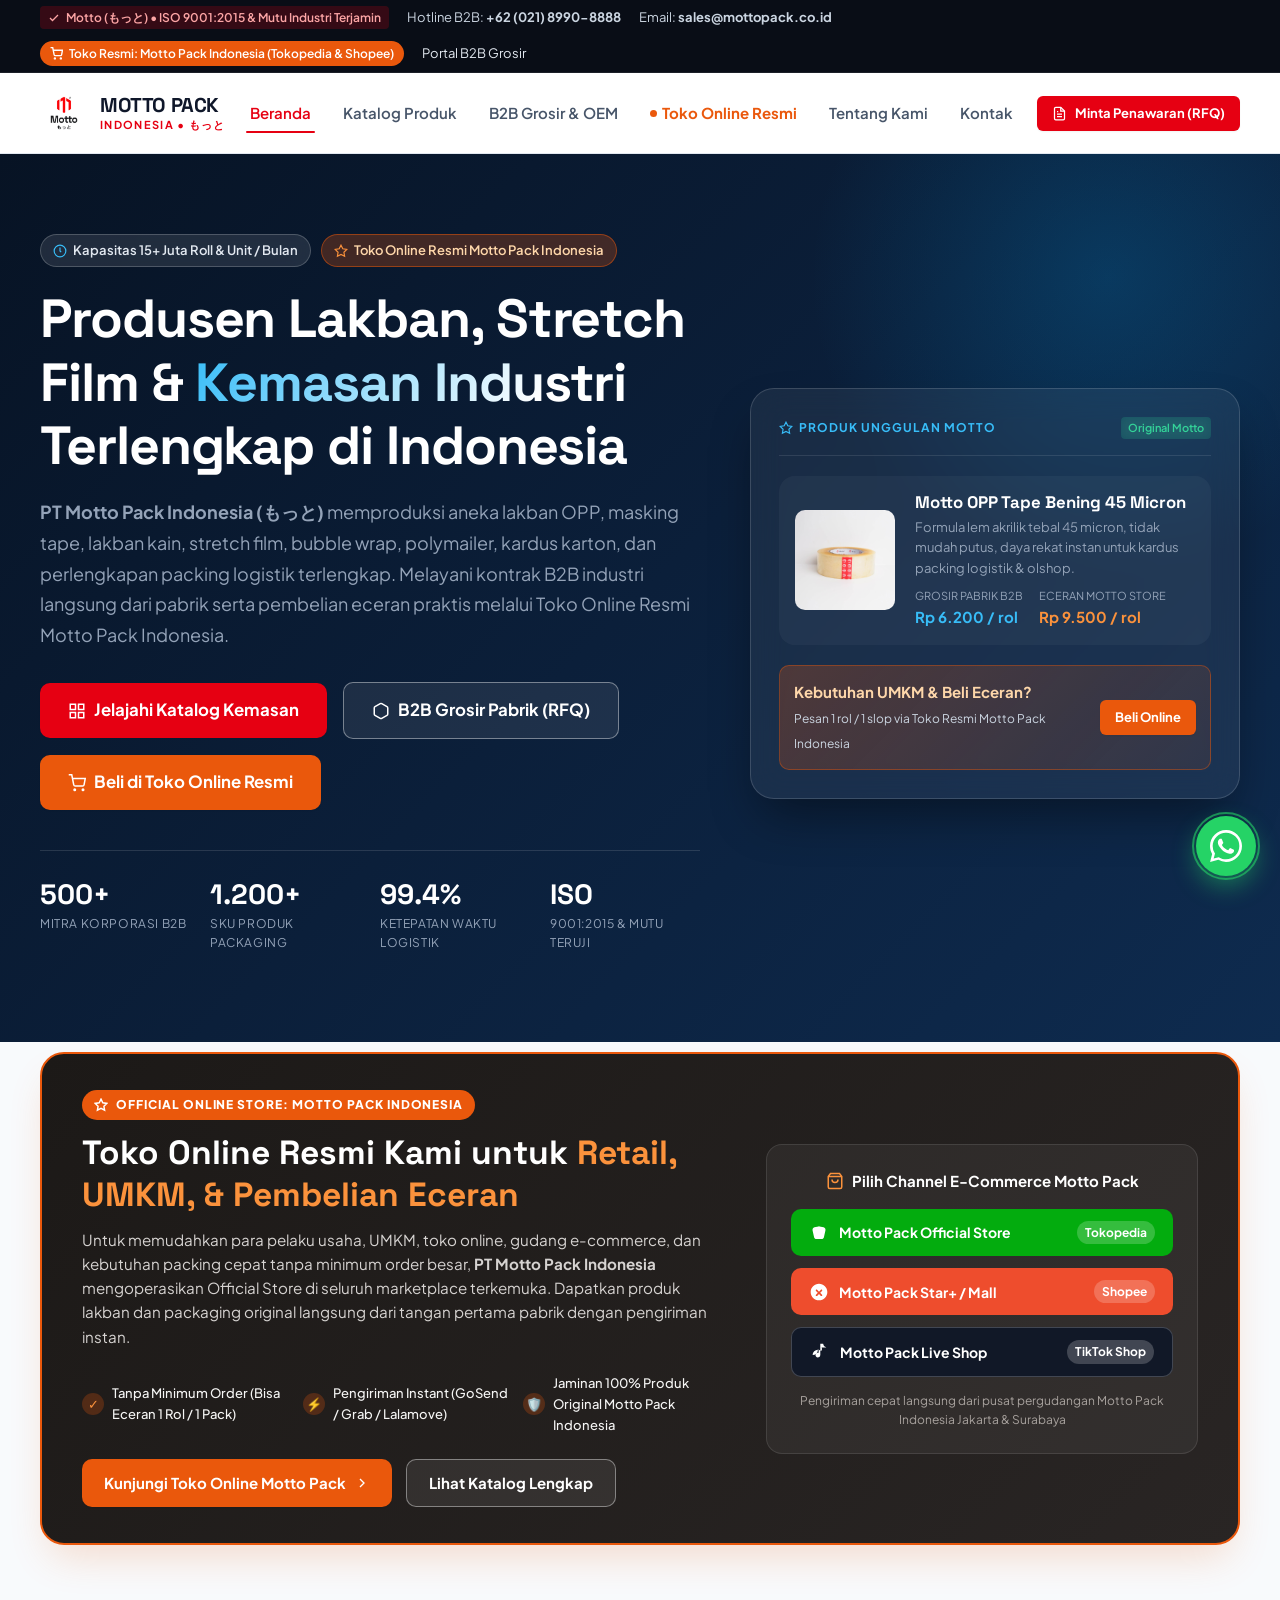
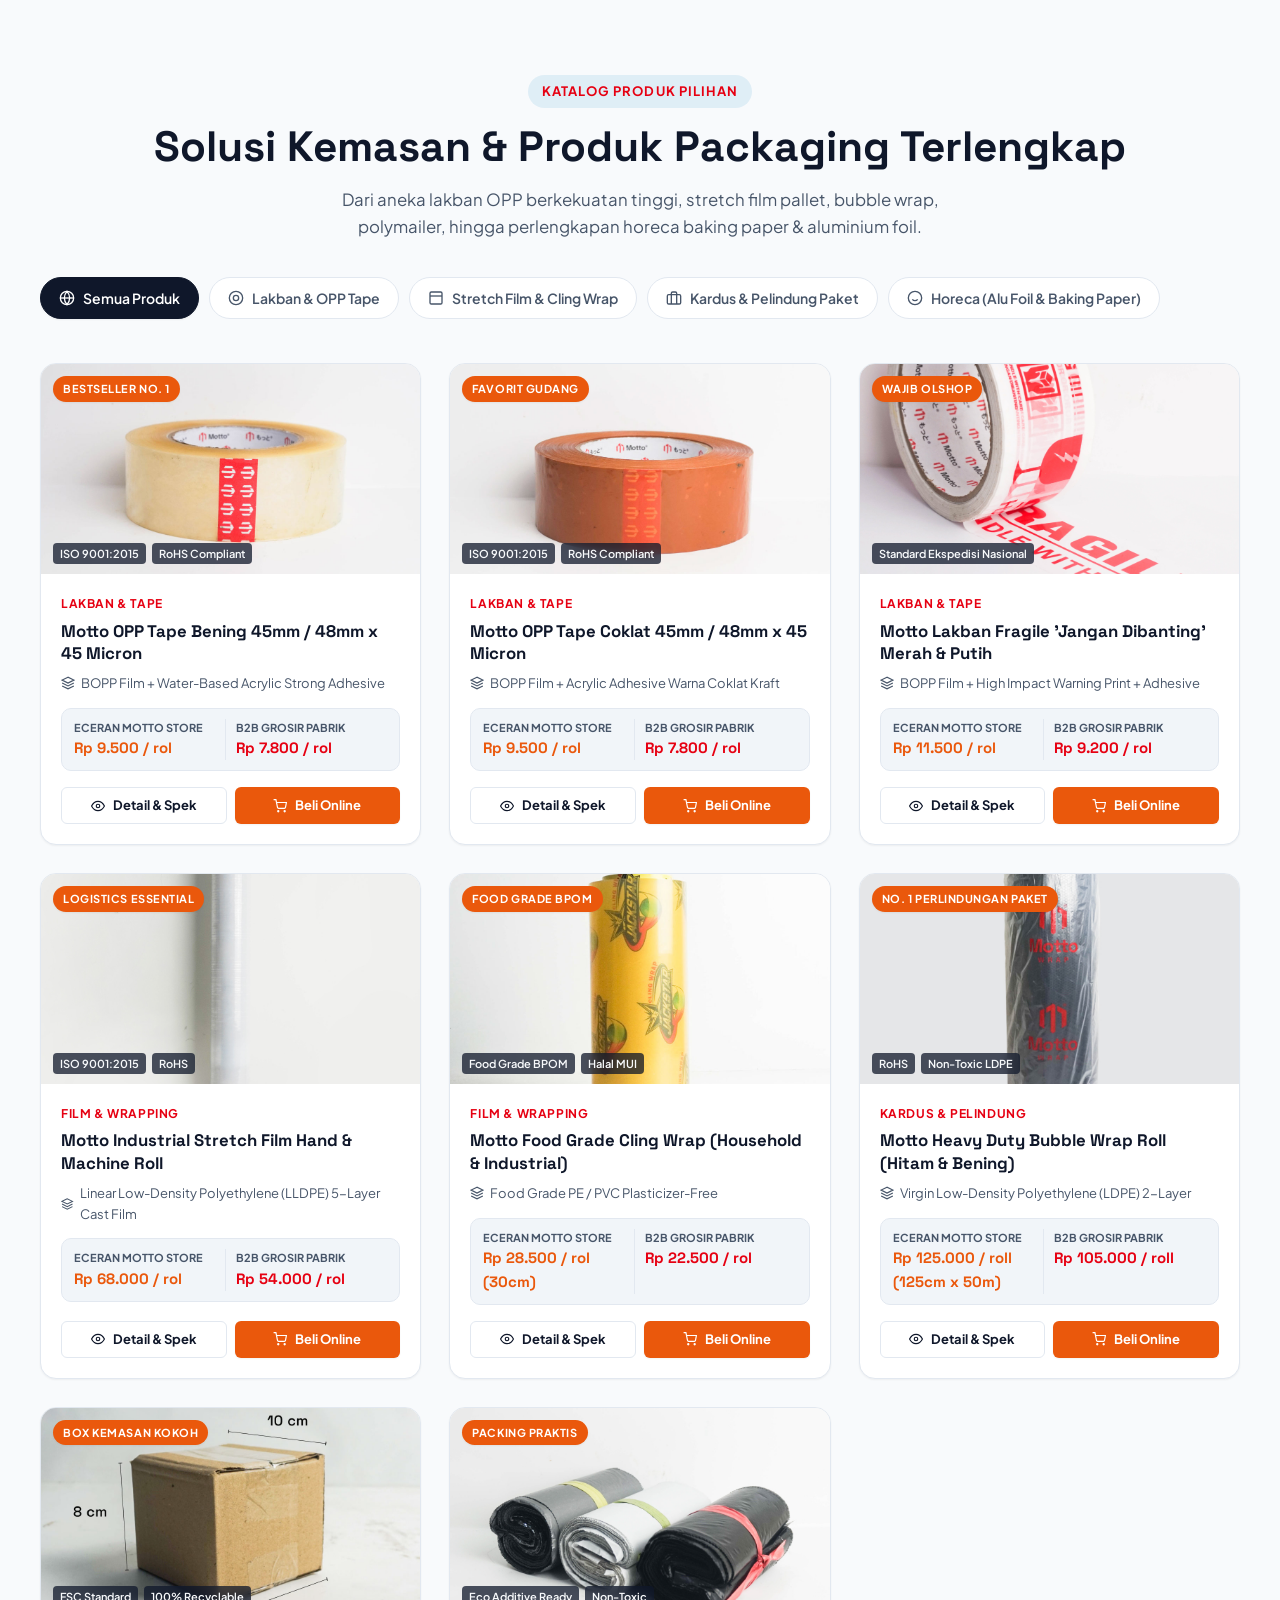
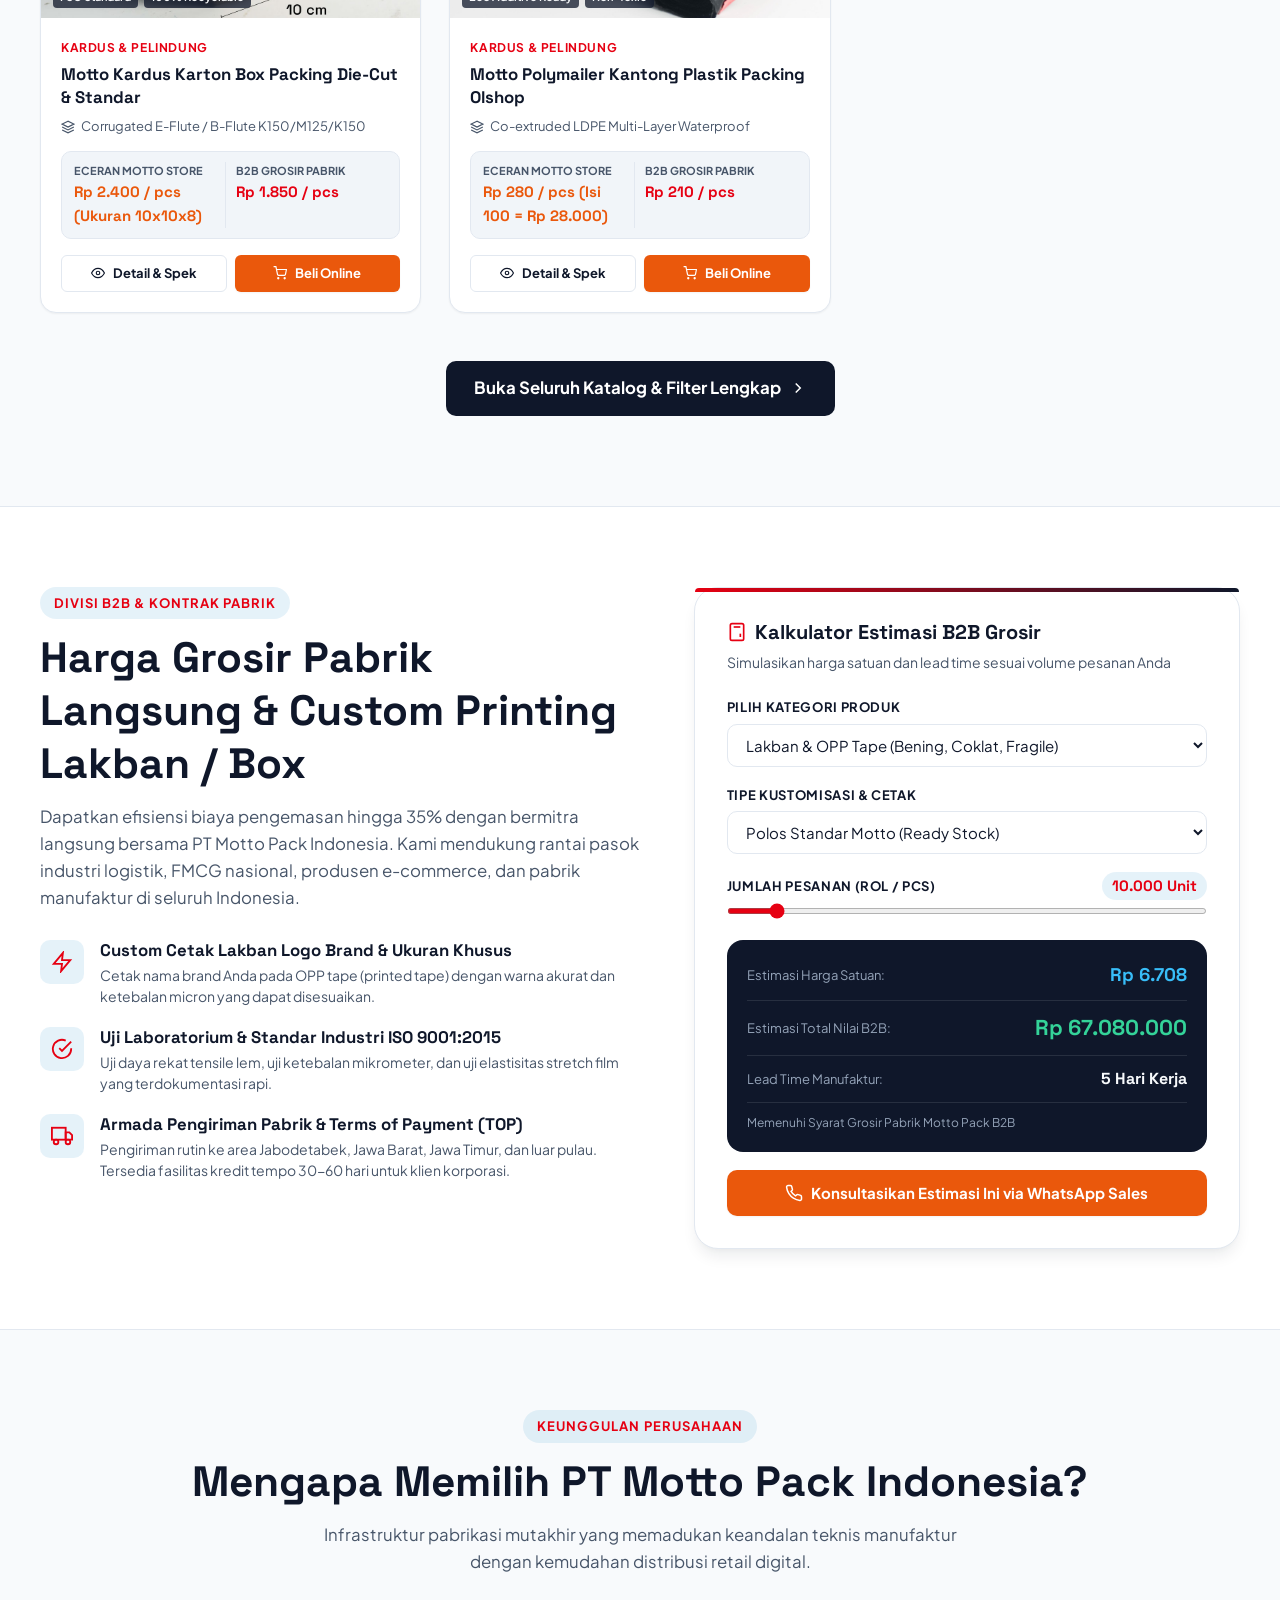
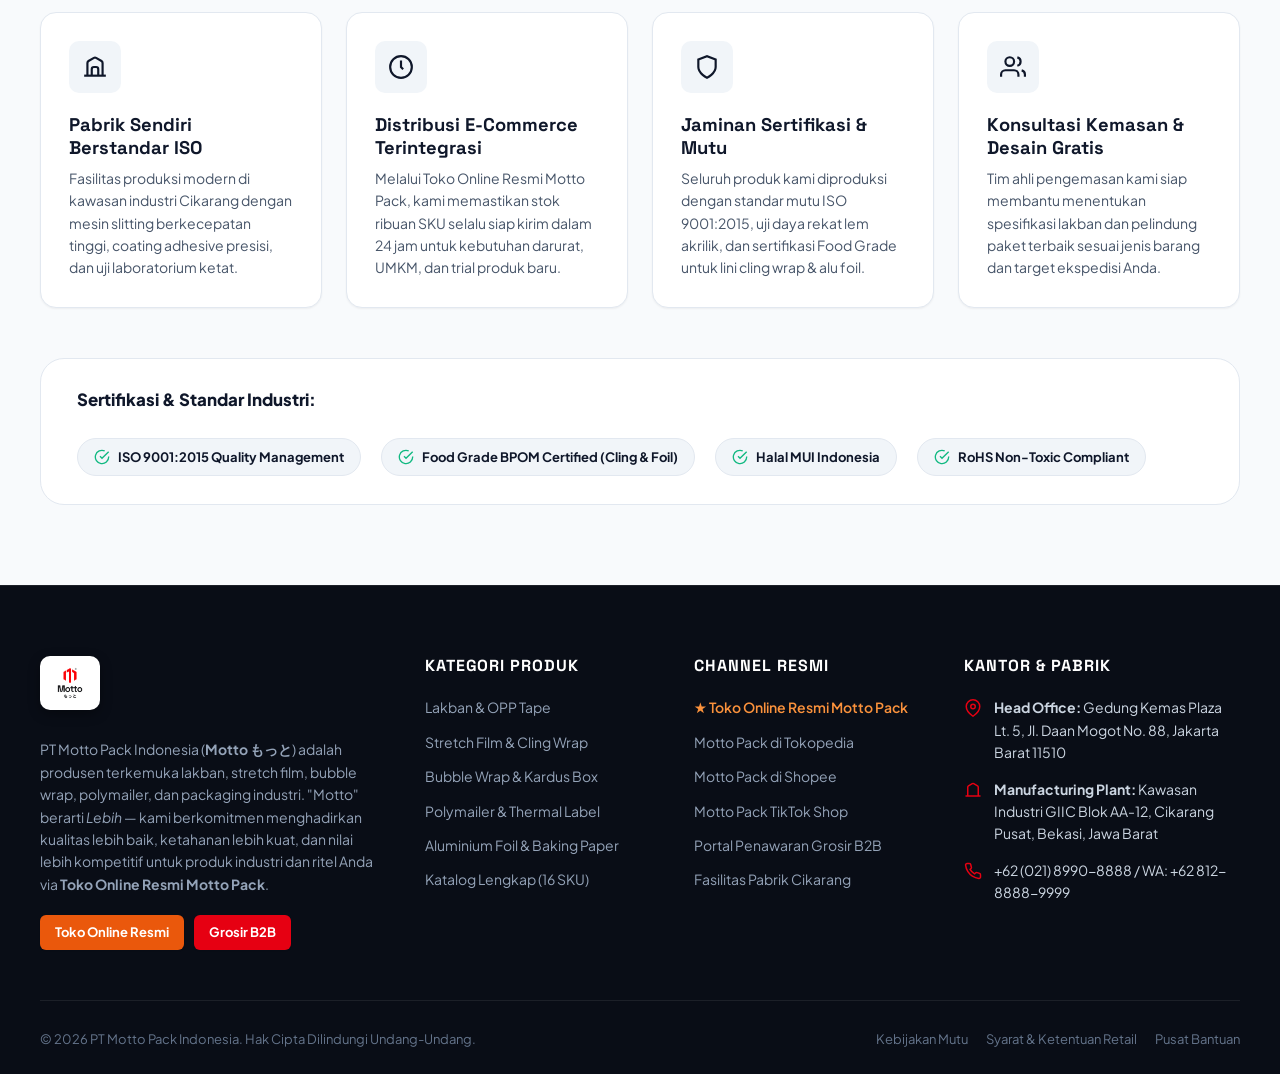
<file: index.html>
<!DOCTYPE html>
<html lang="id">
<head>
  <meta charset="UTF-8" />
  <meta name="viewport" content="width=device-width, initial-scale=1.0" />
  <meta name="description" content="PT Motto Pack Indonesia - Produsen Lakban, OPP Tape, Stretch Film, Bubble Wrap, Polymailer, Kardus, dan Packaging Industri Terlengkap. B2B Grosir Pabrik & Toko Online Resmi." />
  <meta name="keywords" content="Motto Pack Indonesia, Motto, toko lakban, OPP tape bening, lakban coklat, stretch film, bubble wrap, polymailer, thermal label, kardus packing, pabrik kemasan Indonesia" />
  <title>Motto Pack Indonesia | Produsen Lakban & Kemasan Industri Terpercaya</title>
  
  <link rel="stylesheet" href="css/style.css" />
  <link rel="icon" type="image/jpeg" href="assets/motto-logo.jpg" />
</head>
<body>

  <!-- Top Announcement & Hotline Bar -->
  <div class="topbar">
    <div class="container">
      <div class="topbar-left">
        <span class="topbar-badge" style="background: rgba(230, 0, 18, 0.2); color: #fca5a5;">
          <svg width="12" height="12" viewBox="0 0 24 24" fill="none" stroke="currentColor" stroke-width="2.5"><polyline points="20 6 9 17 4 12"></polyline></svg>
          Motto (もっと) • ISO 9001:2015 & Mutu Industri Terjamin
        </span>
        <span>Hotline B2B: <strong>+62 (021) 8990-8888</strong></span>
        <span>Email: <strong>sales@mottopack.co.id</strong></span>
      </div>
      <div class="topbar-right">
        <a href="toko-online.html" class="topbar-link sentra-pill">
          <svg width="13" height="13" viewBox="0 0 24 24" fill="none" stroke="currentColor" stroke-width="2.5"><circle cx="9" cy="21" r="1"></circle><circle cx="20" cy="21" r="1"></circle><path d="M1 1h4l2.68 13.39a2 2 0 0 0 2 1.61h9.72a2 2 0 0 0 2-1.61L23 6H6"></path></svg>
          Toko Resmi: Motto Pack Indonesia (Tokopedia & Shopee)
        </a>
        <a href="b2b.html" class="topbar-link">Portal B2B Grosir</a>
      </div>
    </div>
  </div>

  <!-- Main Sticky Header -->
  <header class="site-header">
    <div class="container header-container">
      <a href="index.html" class="brand-logo" aria-label="Motto Pack Indonesia Home">
        <img src="assets/motto-logo.jpg" alt="Motto Pack Indonesia Logo" class="brand-logo-img" />
        <div class="brand-name-group">
          <span class="brand-title">MOTTO PACK</span>
          <span class="brand-subtitle">INDONESIA • もっと</span>
        </div>
      </a>

      <!-- Desktop Navigation Menu -->
      <nav class="nav-menu" aria-label="Main Navigation">
        <a href="index.html" class="nav-link active">Beranda</a>
        <a href="catalog.html" class="nav-link">Katalog Produk</a>
        <a href="b2b.html" class="nav-link">B2B Grosir & OEM</a>
        <a href="toko-online.html" class="nav-link sentra-special">
          <span class="dot-badge"></span>
          Toko Online Resmi
        </a>
        <a href="about.html" class="nav-link">Tentang Kami</a>
        <a href="contact.html" class="nav-link">Kontak</a>
      </nav>

      <!-- Action Buttons -->
      <div class="header-actions">
        <a href="b2b.html#b2b-calc-section" class="btn btn-primary btn-sm header-cta-btn">
          <svg width="15" height="15" viewBox="0 0 24 24" fill="none" stroke="currentColor" stroke-width="2"><path d="M14 2H6a2 2 0 0 0-2 2v16a2 2 0 0 0 2 2h12a2 2 0 0 0 2-2V8z"></path><polyline points="14 2 14 8 20 8"></polyline><line x1="16" y1="13" x2="8" y2="13"></line><line x1="16" y1="17" x2="8" y2="17"></line><polyline points="10 9 9 9 8 9"></polyline></svg>
          Minta Penawaran (RFQ)
        </a>
        <button class="mobile-menu-btn" aria-label="Open Navigation Menu">
          <svg width="24" height="24" viewBox="0 0 24 24" fill="none" stroke="currentColor" stroke-width="2"><line x1="3" y1="12" x2="21" y2="12"></line><line x1="3" y1="6" x2="21" y2="6"></line><line x1="3" y1="18" x2="21" y2="18"></line></svg>
        </button>
      </div>
    </div>
  </header>

  <!-- Mobile Menu Drawer -->
  <div class="mobile-drawer">
    <div class="mobile-drawer-content">
      <div class="drawer-header">
        <div style="display: flex; align-items: center; gap: 10px;">
          <img src="assets/motto-logo.jpg" alt="Motto Logo" style="height: 38px; object-fit: contain;" />
          <div class="brand-name-group">
            <span class="brand-title" style="font-size: 1.15rem;">MOTTO PACK</span>
            <span class="brand-subtitle">INDONESIA • もっと</span>
          </div>
        </div>
        <button class="drawer-close-btn" aria-label="Close menu">
          <svg width="22" height="22" viewBox="0 0 24 24" fill="none" stroke="currentColor" stroke-width="2"><line x1="18" y1="6" x2="6" y2="18"></line><line x1="6" y1="6" x2="18" y2="18"></line></svg>
        </button>
      </div>
      <div class="drawer-links">
        <a href="index.html" class="drawer-link">Beranda</a>
        <a href="catalog.html" class="drawer-link">Katalog Produk</a>
        <a href="b2b.html" class="drawer-link">B2B Grosir Pabrik</a>
        <a href="toko-online.html" class="drawer-link sentra">Toko Online Resmi ★</a>
        <a href="about.html" class="drawer-link">Profil Perusahaan & Pabrik</a>
        <a href="contact.html" class="drawer-link">Kontak & Lokasi</a>
      </div>
      <div style="margin-top: auto; padding-top: 24px; border-top: 1px solid var(--color-border);">
        <a href="b2b.html#b2b-calc-section" class="btn btn-primary" style="width: 100%; margin-bottom: 12px;">Ajukan RFQ Grosir</a>
        <a href="toko-online.html" class="btn btn-sentra" style="width: 100%;">Beli Eceran di Toko Resmi</a>
      </div>
    </div>
  </div>

  <!-- Hero Section -->
  <section class="hero-section">
    <div class="hero-glow"></div>
    <div class="container hero-grid">
      <div class="hero-content">
        <div class="hero-badge-row">
          <span class="hero-badge">
            <svg width="14" height="14" viewBox="0 0 24 24" fill="none" stroke="#38bdf8" stroke-width="2"><circle cx="12" cy="12" r="10"></circle><polyline points="12 6 12 12 14 14"></polyline></svg>
            Kapasitas 15+ Juta Roll & Unit / Bulan
          </span>
          <span class="hero-badge highlight">
            <svg width="14" height="14" viewBox="0 0 24 24" fill="none" stroke="#fb923c" stroke-width="2"><polygon points="12 2 15.09 8.26 22 9.27 17 14.14 18.18 21.02 12 17.77 5.82 21.02 7 14.14 2 9.27 8.91 8.26 12 2"></polygon></svg>
            Toko Online Resmi Motto Pack Indonesia
          </span>
        </div>

        <h1 class="hero-title">
          Produsen Lakban, Stretch Film & <span class="gradient-text">Kemasan Industri</span> Terlengkap di Indonesia
        </h1>

        <p class="hero-desc">
          <strong>PT Motto Pack Indonesia (もっと)</strong> memproduksi aneka lakban OPP, masking tape, lakban kain, stretch film, bubble wrap, polymailer, kardus karton, dan perlengkapan packing logistik terlengkap. Melayani kontrak B2B industri langsung dari pabrik serta pembelian eceran praktis melalui Toko Online Resmi Motto Pack Indonesia.
        </p>

        <div class="hero-cta-group">
          <a href="catalog.html" class="btn btn-primary btn-lg">
            <svg width="18" height="18" viewBox="0 0 24 24" fill="none" stroke="currentColor" stroke-width="2"><rect x="3" y="3" width="7" height="7"></rect><rect x="14" y="3" width="7" height="7"></rect><rect x="14" y="14" width="7" height="7"></rect><rect x="3" y="14" width="7" height="7"></rect></svg>
            Jelajahi Katalog Kemasan
          </a>
          <a href="b2b.html" class="btn btn-outline-white btn-lg">
            <svg width="18" height="18" viewBox="0 0 24 24" fill="none" stroke="currentColor" stroke-width="2"><path d="M21 16V8a2 2 0 0 0-1-1.73l-7-4a2 2 0 0 0-2 0l-7 4A2 2 0 0 0 3 8v8a2 2 0 0 0 1 1.73l7 4a2 2 0 0 0 2 0l7-4A2 2 0 0 0 21 16z"></path></svg>
            B2B Grosir Pabrik (RFQ)
          </a>
          <a href="toko-online.html" class="btn btn-sentra btn-lg">
            <svg width="18" height="18" viewBox="0 0 24 24" fill="none" stroke="currentColor" stroke-width="2"><circle cx="9" cy="21" r="1"></circle><circle cx="20" cy="21" r="1"></circle><path d="M1 1h4l2.68 13.39a2 2 0 0 0 2 1.61h9.72a2 2 0 0 0 2-1.61L23 6H6"></path></svg>
            Beli di Toko Online Resmi
          </a>
        </div>

        <div class="hero-stats-row">
          <div class="stat-item">
            <span class="stat-num">500+</span>
            <span class="stat-label">Mitra Korporasi B2B</span>
          </div>
          <div class="stat-item">
            <span class="stat-num">1.200+</span>
            <span class="stat-label">SKU Produk Packaging</span>
          </div>
          <div class="stat-item">
            <span class="stat-num">99.4%</span>
            <span class="stat-label">Ketepatan Waktu Logistik</span>
          </div>
          <div class="stat-item">
            <span class="stat-num">ISO</span>
            <span class="stat-label">9001:2015 & Mutu Teruji</span>
          </div>
        </div>
      </div>

      <!-- Hero Showcase Card -->
      <div class="hero-card-showcase">
        <div class="showcase-header">
          <span class="showcase-tag">
            <svg width="14" height="14" viewBox="0 0 24 24" fill="none" stroke="currentColor" stroke-width="2"><polygon points="12 2 15.09 8.26 22 9.27 17 14.14 18.18 21.02 12 17.77 5.82 21.02 7 14.14 2 9.27 8.91 8.26 12 2"></polygon></svg>
            Produk Unggulan Motto
          </span>
          <span class="cert-micro" style="background: rgba(16, 185, 129, 0.2); color: #34d399;">Original Motto</span>
        </div>

        <div class="showcase-product">
          <img src="assets/products/opp-tape-bening.jpg" alt="Motto OPP Tape Bening" class="showcase-img" />
          <div class="showcase-meta">
            <h4>Motto OPP Tape Bening 45 Micron</h4>
            <p>Formula lem akrilik tebal 45 micron, tidak mudah putus, daya rekat instan untuk kardus packing logistik & olshop.</p>
            <div class="showcase-prices">
              <div class="price-chip">
                <span>Grosir Pabrik B2B</span>
                <strong>Rp 6.200 / rol</strong>
              </div>
              <div class="price-chip sentra">
                <span>Eceran Motto Store</span>
                <strong>Rp 9.500 / rol</strong>
              </div>
            </div>
          </div>
        </div>

        <div class="showcase-retail-pill">
          <div class="retail-pill-text">
            <strong>Kebutuhan UMKM & Beli Eceran?</strong>
            <span>Pesan 1 rol / 1 slop via Toko Resmi Motto Pack Indonesia</span>
          </div>
          <a href="toko-online.html" class="btn btn-sentra btn-sm">Beli Online</a>
        </div>
      </div>
    </div>
  </section>

  <!-- Motto Pack Official E-Commerce Spotlight Banner -->
  <section class="sentra-banner-section">
    <div class="container">
      <div class="sentra-card">
        <div>
          <span class="sentra-badge">
            <svg width="14" height="14" viewBox="0 0 24 24" fill="none" stroke="currentColor" stroke-width="2.5"><polygon points="12 2 15.09 8.26 22 9.27 17 14.14 18.18 21.02 12 17.77 5.82 21.02 7 14.14 2 9.27 8.91 8.26 12 2"></polygon></svg>
            Official Online Store: Motto Pack Indonesia
          </span>
          <h2 class="sentra-heading">
            Toko Online Resmi Kami untuk <span>Retail, UMKM, & Pembelian Eceran</span>
          </h2>
          <p class="sentra-desc">
            Untuk memudahkan para pelaku usaha, UMKM, toko online, gudang e-commerce, dan kebutuhan packing cepat tanpa minimum order besar, <strong>PT Motto Pack Indonesia</strong> mengoperasikan Official Store di seluruh marketplace terkemuka. Dapatkan produk lakban dan packaging original langsung dari tangan pertama pabrik dengan pengiriman instan.
          </p>

          <div class="sentra-perks">
            <div class="perk-item">
              <div class="perk-icon">✓</div>
              <span>Tanpa Minimum Order (Bisa Eceran 1 Rol / 1 Pack)</span>
            </div>
            <div class="perk-item">
              <div class="perk-icon">⚡</div>
              <span>Pengiriman Instant (GoSend / Grab / Lalamove)</span>
            </div>
            <div class="perk-item">
              <div class="perk-icon">🛡️</div>
              <span>Jaminan 100% Produk Original Motto Pack Indonesia</span>
            </div>
          </div>

          <div style="display: flex; gap: 14px; flex-wrap: wrap;">
            <a href="toko-online.html" class="btn btn-sentra">
              Kunjungi Toko Online Motto Pack
              <svg width="16" height="16" viewBox="0 0 24 24" fill="none" stroke="currentColor" stroke-width="2"><polyline points="9 18 15 12 9 6"></polyline></svg>
            </a>
            <a href="catalog.html" class="btn btn-outline-white">Lihat Katalog Lengkap</a>
          </div>
        </div>

        <!-- Marketplace Buttons Direct Box -->
        <div class="sentra-marketplace-box">
          <div class="marketplace-box-title">
            <svg width="18" height="18" viewBox="0 0 24 24" fill="none" stroke="#fb923c" stroke-width="2"><path d="M6 2L3 6v14a2 2 0 0 0 2 2h14a2 2 0 0 0 2-2V6l-3-4z"></path><line x1="3" y1="6" x2="21" y2="6"></line><path d="M16 10a4 4 0 0 1-8 0"></path></svg>
            Pilih Channel E-Commerce Motto Pack
          </div>
          <div class="marketplace-buttons">
            <a href="https://www.tokopedia.com" target="_blank" rel="noopener noreferrer" class="btn-marketplace tokopedia">
              <div class="marketplace-brand-wrap">
                <svg viewBox="0 0 24 24" fill="currentColor"><path d="M19.4 6.6c-.4-.7-1.1-1.2-1.9-1.4l-5-1.1c-.3-.1-.7-.1-1 0L6.5 5.2c-.8.2-1.5.7-1.9 1.4-.4.7-.5 1.5-.3 2.3l1.8 8.1c.3 1.3 1.4 2.2 2.7 2.2h6.4c1.3 0 2.4-.9 2.7-2.2l1.8-8.1c.2-.8.1-1.6-.3-2.3z"/></svg>
                <span>Motto Pack Official Store</span>
              </div>
              <span class="marketplace-status">Tokopedia</span>
            </a>

            <a href="https://shopee.co.id" target="_blank" rel="noopener noreferrer" class="btn-marketplace shopee">
              <div class="marketplace-brand-wrap">
                <svg viewBox="0 0 24 24" fill="currentColor"><path d="M12 2C6.48 2 2 6.48 2 12s4.48 10 10 10 10-4.48 10-10S17.52 2 12 2zm3.65 14.65c-.39.39-1.02.39-1.41 0L12 14.41l-2.24 2.24c-.39.39-1.02.39-1.41 0-.39-.39-.39-1.02 0-1.41L10.59 13l-2.24-2.24c-.39-.39-.39-1.02 0-1.41.39-.39 1.02-.39 1.41 0L12 11.59l2.24-2.24c.39-.39 1.02-.39 1.41 0 .39.39.39 1.02 0 1.41L13.41 13l2.24 2.24c.39.39.39 1.02 0 1.41z"/></svg>
                <span>Motto Pack Star+ / Mall</span>
              </div>
              <span class="marketplace-status">Shopee</span>
            </a>

            <a href="https://www.tiktok.com" target="_blank" rel="noopener noreferrer" class="btn-marketplace tiktok">
              <div class="marketplace-brand-wrap">
                <svg viewBox="0 0 24 24" fill="currentColor"><path d="M19.59 6.69a4.83 4.83 0 0 1-3.77-4.25V2h-3.45v13.67a2.89 2.89 0 0 1-5.2 1.74 2.89 2.89 0 0 1 2.31-4.64c.29 0 .58.04.86.12V9.42a6.33 6.33 0 0 0-.86-.06 6.34 6.34 0 0 0-6.34 6.34 6.34 6.34 0 0 0 6.34-6.34V8.71a8.21 8.21 0 0 0 4.77 1.52v-3.4a4.85 4.85 0 0 1-1-.14z"/></svg>
                <span>Motto Pack Live Shop</span>
              </div>
              <span class="marketplace-status">TikTok Shop</span>
            </a>
          </div>
          <p style="font-size: 0.75rem; color: #a8a29e; margin-top: 14px;">Pengiriman cepat langsung dari pusat pergudangan Motto Pack Indonesia Jakarta & Surabaya</p>
        </div>
      </div>
    </div>
  </section>

  <!-- Featured Product Catalog Section -->
  <section class="catalog-section" id="featured-catalog">
    <div class="container">
      <div class="text-center">
        <span class="section-label">Katalog Produk Pilihan</span>
        <h2 class="section-title">Solusi Kemasan & Produk Packaging Terlengkap</h2>
        <p class="section-subtitle">
          Dari aneka lakban OPP berkekuatan tinggi, stretch film pallet, bubble wrap, polymailer, hingga perlengkapan horeca baking paper & aluminium foil.
        </p>
      </div>

      <!-- Category Filter Pills -->
      <div class="category-pills">
        <button class="pill-btn active" data-category="all">
          <svg width="16" height="16" viewBox="0 0 24 24" fill="none" stroke="currentColor" stroke-width="2"><circle cx="12" cy="12" r="10"></circle><line x1="2" y1="12" x2="22" y2="12"></line><path d="M12 2a15.3 15.3 0 0 1 4 10 15.3 15.3 0 0 1-4 10 15.3 15.3 0 0 1-4-10 15.3 15.3 0 0 1 4-10z"></path></svg>
          Semua Produk
        </button>
        <button class="pill-btn" data-category="tape">
          <svg width="16" height="16" viewBox="0 0 24 24" fill="none" stroke="currentColor" stroke-width="2"><circle cx="12" cy="12" r="10"></circle><circle cx="12" cy="12" r="4"></circle></svg>
          Lakban & OPP Tape
        </button>
        <button class="pill-btn" data-category="film">
          <svg width="16" height="16" viewBox="0 0 24 24" fill="none" stroke="currentColor" stroke-width="2"><rect x="3" y="3" width="18" height="18" rx="2"></rect><line x1="3" y1="9" x2="21" y2="9"></line></svg>
          Stretch Film & Cling Wrap
        </button>
        <button class="pill-btn" data-category="industrial">
          <svg width="16" height="16" viewBox="0 0 24 24" fill="none" stroke="currentColor" stroke-width="2"><rect x="2" y="7" width="20" height="14" rx="2" ry="2"></rect><path d="M16 21V5a2 2 0 0 0-2-2h-4a2 2 0 0 0-2 2v16"></path></svg>
          Kardus & Pelindung Paket
        </button>
        <button class="pill-btn" data-category="horeca">
          <svg width="16" height="16" viewBox="0 0 24 24" fill="none" stroke="currentColor" stroke-width="2"><circle cx="12" cy="12" r="10"></circle><path d="M8 14s1.5 2 4 2 4-2 4-2"></path><line x1="9" y1="9" x2="9.01" y2="9"></line><line x1="15" y1="9" x2="15.01" y2="9"></line></svg>
          Horeca (Alu Foil & Baking Paper)
        </button>
      </div>

      <!-- Featured Products Grid -->
      <div class="products-grid" id="featured-products-grid">
        <!-- Rendered dynamically by main.js -->
      </div>

      <div style="text-align: center; margin-top: 48px;">
        <a href="catalog.html" class="btn btn-navy btn-lg">
          Buka Seluruh Katalog & Filter Lengkap
          <svg width="18" height="18" viewBox="0 0 24 24" fill="none" stroke="currentColor" stroke-width="2"><polyline points="9 18 15 12 9 6"></polyline></svg>
        </a>
      </div>
    </div>
  </section>

  <!-- B2B Wholesale & Live Estimator Section -->
  <section class="b2b-section" id="b2b-calc-section">
    <div class="container">
      <div class="b2b-wrapper">
        <div>
          <span class="section-label">Divisi B2B & Kontrak Pabrik</span>
          <h2 class="section-title">Harga Grosir Pabrik Langsung & Custom Printing Lakban / Box</h2>
          <p style="color: var(--color-text-muted); font-size: 1.05rem; line-height: 1.6;">
            Dapatkan efisiensi biaya pengemasan hingga 35% dengan bermitra langsung bersama PT Motto Pack Indonesia. Kami mendukung rantai pasok industri logistik, FMCG nasional, produsen e-commerce, dan pabrik manufaktur di seluruh Indonesia.
          </p>

          <div class="b2b-features-list">
            <div class="b2b-feature-item">
              <div class="b2b-feat-icon">
                <svg width="22" height="22" viewBox="0 0 24 24" fill="none" stroke="currentColor" stroke-width="2"><polygon points="13 2 3 14 12 14 11 22 21 10 12 10 13 2"></polygon></svg>
              </div>
              <div class="b2b-feat-content">
                <h4>Custom Cetak Lakban Logo Brand & Ukuran Khusus</h4>
                <p>Cetak nama brand Anda pada OPP tape (printed tape) dengan warna akurat dan ketebalan micron yang dapat disesuaikan.</p>
              </div>
            </div>

            <div class="b2b-feature-item">
              <div class="b2b-feat-icon">
                <svg width="22" height="22" viewBox="0 0 24 24" fill="none" stroke="currentColor" stroke-width="2"><path d="M22 11.08V12a10 10 0 1 1-5.93-9.14"></path><polyline points="22 4 12 14.01 9 11.01"></polyline></svg>
              </div>
              <div class="b2b-feat-content">
                <h4>Uji Laboratorium & Standar Industri ISO 9001:2015</h4>
                <p>Uji daya rekat tensile lem, uji ketebalan mikrometer, dan uji elastisitas stretch film yang terdokumentasi rapi.</p>
              </div>
            </div>

            <div class="b2b-feature-item">
              <div class="b2b-feat-icon">
                <svg width="22" height="22" viewBox="0 0 24 24" fill="none" stroke="currentColor" stroke-width="2"><rect x="1" y="3" width="15" height="13"></rect><polygon points="16 8 20 8 23 11 23 16 16 16 16 8"></polygon><circle cx="5.5" cy="18.5" r="2.5"></circle><circle cx="18.5" cy="18.5" r="2.5"></circle></svg>
              </div>
              <div class="b2b-feat-content">
                <h4>Armada Pengiriman Pabrik & Terms of Payment (TOP)</h4>
                <p>Pengiriman rutin ke area Jabodetabek, Jawa Barat, Jawa Timur, dan luar pulau. Tersedia fasilitas kredit tempo 30-60 hari untuk klien korporasi.</p>
              </div>
            </div>
          </div>
        </div>

        <!-- Interactive Calculator Widget -->
        <div class="calculator-card">
          <h3 class="calc-title">
            <svg width="20" height="20" viewBox="0 0 24 24" fill="none" stroke="var(--color-accent)" stroke-width="2"><rect x="4" y="2" width="16" height="20" rx="2"></rect><line x1="8" y1="6" x2="16" y2="6"></line><line x1="16" y1="14" x2="16" y2="18"></line><path d="M16 10h.01"></path><path d="M12 10h.01"></path><path d="M8 10h.01"></path><path d="M12 14h.01"></path><path d="M8 14h.01"></path><path d="M12 18h.01"></path><path d="M8 18h.01"></path></svg>
            Kalkulator Estimasi B2B Grosir
          </h3>
          <p class="calc-subtitle">Simulasikan harga satuan dan lead time sesuai volume pesanan Anda</p>

          <form id="b2b-calc-form" class="calc-form" onsubmit="event.preventDefault();">
            <div class="form-group">
              <label class="form-label" for="calc-category">Pilih Kategori Produk</label>
              <select id="calc-category" class="form-select">
                <option value="tape">Lakban & OPP Tape (Bening, Coklat, Fragile)</option>
                <option value="film">Film & Cling Wrap (Stretch Film, Cling Wrap)</option>
                <option value="industrial">Kardus, Bubble Wrap & Polymailer</option>
                <option value="horeca">Horeca (Alu Foil & Baking Paper Bliss)</option>
              </select>
            </div>

            <div class="form-group">
              <label class="form-label" for="calc-print">Tipe Kustomisasi & Cetak</label>
              <select id="calc-print" class="form-select">
                <option value="plain">Polos Standar Motto (Ready Stock)</option>
                <option value="sablon">Custom Sablon Brand (MOQ 3.000)</option>
                <option value="roto">Custom Printed Tape Rotogravure (MOQ 10.000)</option>
              </select>
            </div>

            <div class="form-group range-wrap">
              <div class="range-header">
                <label class="form-label" for="calc-quantity-range">Jumlah Pesanan (Rol / Pcs)</label>
                <span class="range-val-badge"><span id="calc-quantity-input-badge">10.000</span> Unit</span>
              </div>
              <input type="range" id="calc-quantity-range" class="custom-range" min="1000" max="100000" step="1000" value="10000" oninput="document.getElementById('calc-quantity-input-badge').textContent = parseInt(this.value).toLocaleString('id-ID');" />
            </div>

            <!-- Calculation Results Output -->
            <div class="calc-result-box">
              <div class="result-row">
                <span class="result-label">Estimasi Harga Satuan:</span>
                <span class="result-val" id="calc-unit-display">Rp 6.950 / rol</span>
              </div>
              <div class="result-row">
                <span class="result-label">Estimasi Total Nilai B2B:</span>
                <span class="result-val total" id="calc-total-display">Rp 69.500.000</span>
              </div>
              <div class="result-row">
                <span class="result-label">Lead Time Manufaktur:</span>
                <span class="result-val" style="font-size: 1rem; color: #f8fafc;" id="calc-lead-display">5 Hari Kerja</span>
              </div>
              <div style="font-size: 0.75rem; color: #94a3b8; margin-top: 10px;" id="calc-status-display">
                Memenuhi Syarat B2B Wholesale Direct Factory
              </div>
            </div>

            <button type="button" class="btn btn-sentra" id="calc-rfq-submit-btn" style="width: 100%;">
              <svg width="18" height="18" viewBox="0 0 24 24" fill="none" stroke="currentColor" stroke-width="2"><path d="M22 16.92v3a2 2 0 0 1-2.18 2 19.79 19.79 0 0 1-8.63-3.07 19.5 19.5 0 0 1-6-6 19.79 19.79 0 0 1-3.07-8.67A2 2 0 0 1 4.11 2h3a2 2 0 0 1 2 1.72 12.84 12.84 0 0 0 .7 2.81 2 2 0 0 1-.45 2.11L8.09 9.91a16 16 0 0 0 6 6l1.27-1.27a2 2 0 0 1 2.11-.45 12.84 12.84 0 0 0 2.81.7A2 2 0 0 1 22 16.92z"></path></svg>
              Konsultasikan Estimasi Ini via WhatsApp Sales
            </button>
          </form>
        </div>
      </div>
    </div>
  </section>

  <!-- Why Choose Motto Pack Indonesia -->
  <section class="why-section">
    <div class="container">
      <div class="text-center">
        <span class="section-label">Keunggulan Perusahaan</span>
        <h2 class="section-title">Mengapa Memilih PT Motto Pack Indonesia?</h2>
        <p class="section-subtitle">
          Infrastruktur pabrikasi mutakhir yang memadukan keandalan teknis manufaktur dengan kemudahan distribusi retail digital.
        </p>
      </div>

      <div class="why-grid">
        <div class="why-card">
          <div class="why-icon">
            <svg width="26" height="26" viewBox="0 0 24 24" fill="none" stroke="currentColor" stroke-width="2"><path d="M2 20h20"></path><path d="M5 20V8.2a2 2 0 0 1 1-1.74l5-2.89a2 2 0 0 1 2 0l5 2.89A2 2 0 0 1 19 8.2V20"></path><path d="M9 20v-6a2 2 0 0 1 2-2h2a2 2 0 0 1 2 2v6"></path></svg>
          </div>
          <h4>Pabrik Sendiri Berstandar ISO</h4>
          <p>Fasilitas produksi modern di kawasan industri Cikarang dengan mesin slitting berkecepatan tinggi, coating adhesive presisi, dan uji laboratorium ketat.</p>
        </div>

        <div class="why-card">
          <div class="why-icon">
            <svg width="26" height="26" viewBox="0 0 24 24" fill="none" stroke="currentColor" stroke-width="2"><circle cx="12" cy="12" r="10"></circle><polyline points="12 6 12 12 14 14"></polyline></svg>
          </div>
          <h4>Distribusi E-Commerce Terintegrasi</h4>
          <p>Melalui Toko Online Resmi Motto Pack, kami memastikan stok ribuan SKU selalu siap kirim dalam 24 jam untuk kebutuhan darurat, UMKM, dan trial produk baru.</p>
        </div>

        <div class="why-card">
          <div class="why-icon">
            <svg width="26" height="26" viewBox="0 0 24 24" fill="none" stroke="currentColor" stroke-width="2"><path d="M12 22s8-4 8-10V5l-8-3-8 3v7c0 6 8 10 8 10z"></path></svg>
          </div>
          <h4>Jaminan Sertifikasi & Mutu</h4>
          <p>Seluruh produk kami diproduksi dengan standar mutu ISO 9001:2015, uji daya rekat lem akrilik, dan sertifikasi Food Grade untuk lini cling wrap & alu foil.</p>
        </div>

        <div class="why-card">
          <div class="why-icon">
            <svg width="26" height="26" viewBox="0 0 24 24" fill="none" stroke="currentColor" stroke-width="2"><path d="M17 21v-2a4 4 0 0 0-4-4H5a4 4 0 0 0-4 4v2"></path><circle cx="9" cy="7" r="4"></circle><path d="M23 21v-2a4 4 0 0 0-3-3.87"></path><path d="M16 3.13a4 4 0 0 1 0 7.75"></path></svg>
          </div>
          <h4>Konsultasi Kemasan & Desain Gratis</h4>
          <p>Tim ahli pengemasan kami siap membantu menentukan spesifikasi lakban dan pelindung paket terbaik sesuai jenis barang dan target ekspedisi Anda.</p>
        </div>
      </div>

      <!-- Certifications Strip -->
      <div class="cert-strip">
        <div class="cert-strip-title">Sertifikasi & Standar Industri:</div>
        <div class="cert-badges-list">
          <div class="cert-tag-pill">
            <svg width="16" height="16" viewBox="0 0 24 24" fill="none" stroke="currentColor" stroke-width="2"><path d="M22 11.08V12a10 10 0 1 1-5.93-9.14"></path><polyline points="22 4 12 14.01 9 11.01"></polyline></svg>
            ISO 9001:2015 Quality Management
          </div>
          <div class="cert-tag-pill">
            <svg width="16" height="16" viewBox="0 0 24 24" fill="none" stroke="currentColor" stroke-width="2"><path d="M22 11.08V12a10 10 0 1 1-5.93-9.14"></path><polyline points="22 4 12 14.01 9 11.01"></polyline></svg>
            Food Grade BPOM Certified (Cling & Foil)
          </div>
          <div class="cert-tag-pill">
            <svg width="16" height="16" viewBox="0 0 24 24" fill="none" stroke="currentColor" stroke-width="2"><path d="M22 11.08V12a10 10 0 1 1-5.93-9.14"></path><polyline points="22 4 12 14.01 9 11.01"></polyline></svg>
            Halal MUI Indonesia
          </div>
          <div class="cert-tag-pill">
            <svg width="16" height="16" viewBox="0 0 24 24" fill="none" stroke="currentColor" stroke-width="2"><path d="M22 11.08V12a10 10 0 1 1-5.93-9.14"></path><polyline points="22 4 12 14.01 9 11.01"></polyline></svg>
            RoHS Non-Toxic Compliant
          </div>
        </div>
      </div>
    </div>
  </section>

  <!-- Product Detail & Specs Modal -->
  <div class="modal-overlay" id="product-modal" aria-hidden="true">
    <div class="modal-dialog">
      <button class="modal-close-btn" id="modal-close-btn" aria-label="Close modal">
        <svg width="20" height="20" viewBox="0 0 24 24" fill="none" stroke="currentColor" stroke-width="2"><line x1="18" y1="6" x2="6" y2="18"></line><line x1="6" y1="6" x2="18" y2="18"></line></svg>
      </button>
      <div id="modal-dynamic-content">
        <!-- Rendered dynamically by main.js -->
      </div>
    </div>
  </div>

  <!-- Floating WhatsApp Concierge Button -->
  <a href="https://wa.me/6281288889999" target="_blank" rel="noopener noreferrer" class="floating-wa-btn" aria-label="Chat WhatsApp Sales Motto Pack">
    <svg width="32" height="32" viewBox="0 0 24 24" fill="currentColor">
      <path d="M20.52 3.48A11.93 11.93 0 0 0 12 0C5.37 0 0 5.37 0 12c0 2.11.55 4.17 1.6 6L.07 24l6.19-1.62A11.94 11.94 0 0 0 12 24c6.63 0 12-5.37 12-12 0-3.21-1.25-6.22-3.48-8.52zM12 22c-1.8 0-3.56-.49-5.1-1.41l-.37-.22-3.78.99 1.01-3.69-.24-.38A9.97 9.97 0 0 1 2 12C2 6.48 6.48 2 12 2c2.67 0 5.18 1.04 7.07 2.93A9.93 9.93 0 0 1 22 12c0 5.52-4.48 10-10 10zm5.46-7.38c-.3-.15-1.77-.87-2.04-.97-.27-.1-.47-.15-.67.15-.2.3-.77.97-.95 1.17-.17.2-.35.22-.65.07-.3-.15-1.27-.47-2.42-1.5-.9-.8-1.5-1.79-1.68-2.09-.17-.3-.02-.46.13-.61.14-.14.3-.35.45-.52.15-.17.2-.3.3-.5.1-.2.05-.37-.02-.52-.08-.15-.67-1.62-.92-2.22-.24-.58-.49-.5-.67-.51-.17-.01-.37-.01-.57-.01-.2 0-.52.07-.8.37-.27.3-1.05 1.03-1.05 2.51s1.07 2.92 1.22 3.12c.15.2 2.11 3.22 5.11 4.51.71.31 1.27.49 1.7.63.72.23 1.37.2 1.89.12.58-.09 1.77-.72 2.02-1.42.25-.7.25-1.3.17-1.42-.07-.13-.27-.2-.57-.35z"/>
    </svg>
  </a>

  <!-- Site Footer -->
  <footer class="site-footer">
    <div class="container">
      <div class="footer-top">
        <div class="footer-col-brand">
          <div class="brand-logo" style="margin-bottom: 12px;">
            <img src="assets/motto-logo.jpg" alt="Motto Pack Indonesia Logo" class="footer-logo-img" />
          </div>
          <p>
            PT Motto Pack Indonesia (<strong>Motto もっと</strong>) adalah produsen terkemuka lakban, stretch film, bubble wrap, polymailer, dan packaging industri. "Motto" berarti <em>Lebih</em> — kami berkomitmen menghadirkan kualitas lebih baik, ketahanan lebih kuat, dan nilai lebih kompetitif untuk produk industri dan ritel Anda via <strong>Toko Online Resmi Motto Pack</strong>.
          </p>
          <div style="display: flex; gap: 10px; margin-top: 14px;">
            <a href="toko-online.html" class="btn btn-sentra btn-sm">Toko Online Resmi</a>
            <a href="b2b.html" class="btn btn-primary btn-sm">Grosir B2B</a>
          </div>
        </div>

        <div class="footer-col">
          <h4>Kategori Produk</h4>
          <div class="footer-links">
            <a href="catalog.html?cat=tape">Lakban & OPP Tape</a>
            <a href="catalog.html?cat=film">Stretch Film & Cling Wrap</a>
            <a href="catalog.html?cat=industrial">Bubble Wrap & Kardus Box</a>
            <a href="catalog.html?cat=industrial">Polymailer & Thermal Label</a>
            <a href="catalog.html?cat=horeca">Aluminium Foil & Baking Paper</a>
            <a href="catalog.html">Katalog Lengkap (16 SKU)</a>
          </div>
        </div>

        <div class="footer-col">
          <h4>Channel Resmi</h4>
          <div class="footer-links">
            <a href="toko-online.html" style="color: #fb923c; font-weight: 600;">★ Toko Online Resmi Motto Pack</a>
            <a href="https://www.tokopedia.com" target="_blank" rel="noopener noreferrer">Motto Pack di Tokopedia</a>
            <a href="https://shopee.co.id" target="_blank" rel="noopener noreferrer">Motto Pack di Shopee</a>
            <a href="https://www.tiktok.com" target="_blank" rel="noopener noreferrer">Motto Pack TikTok Shop</a>
            <a href="b2b.html">Portal Penawaran Grosir B2B</a>
            <a href="about.html">Fasilitas Pabrik Cikarang</a>
          </div>
        </div>

        <div class="footer-col">
          <h4>Kantor & Pabrik</h4>
          <div class="footer-contact-list">
            <div class="footer-contact-item">
              <svg width="18" height="18" viewBox="0 0 24 24" fill="none" stroke="currentColor" stroke-width="2"><path d="M21 10c0 7-9 13-9 13s-9-6-9-13a9 9 0 0 1 18 0z"></path><circle cx="12" cy="10" r="3"></circle></svg>
              <span><strong>Head Office:</strong> Gedung Kemas Plaza Lt. 5, Jl. Daan Mogot No. 88, Jakarta Barat 11510</span>
            </div>
            <div class="footer-contact-item">
              <svg width="18" height="18" viewBox="0 0 24 24" fill="none" stroke="currentColor" stroke-width="2"><path d="M2 20h20"></path><path d="M5 20V8.2a2 2 0 0 1 1-1.74l5-2.89a2 2 0 0 1 2 0l5 2.89A2 2 0 0 1 19 8.2V20"></path></svg>
              <span><strong>Manufacturing Plant:</strong> Kawasan Industri GIIC Blok AA-12, Cikarang Pusat, Bekasi, Jawa Barat</span>
            </div>
            <div class="footer-contact-item">
              <svg width="18" height="18" viewBox="0 0 24 24" fill="none" stroke="currentColor" stroke-width="2"><path d="M22 16.92v3a2 2 0 0 1-2.18 2 19.79 19.79 0 0 1-8.63-3.07 19.5 19.5 0 0 1-6-6 19.79 19.79 0 0 1-3.07-8.67A2 2 0 0 1 4.11 2h3a2 2 0 0 1 2 1.72 12.84 12.84 0 0 0 .7 2.81 2 2 0 0 1-.45 2.11L8.09 9.91a16 16 0 0 0 6 6l1.27-1.27a2 2 0 0 1 2.11-.45 12.84 12.84 0 0 0 2.81.7A2 2 0 0 1 22 16.92z"></path></svg>
              <span>+62 (021) 8990-8888 / WA: +62 812-8888-9999</span>
            </div>
          </div>
        </div>
      </div>

      <div class="footer-bottom">
        <div>
          &copy; 2026 PT Motto Pack Indonesia. Hak Cipta Dilindungi Undang-Undang.
        </div>
        <div style="display: flex; gap: 18px;">
          <a href="about.html">Kebijakan Mutu</a>
          <a href="toko-online.html">Syarat & Ketentuan Retail</a>
          <a href="contact.html">Pusat Bantuan</a>
        </div>
      </div>
    </div>
  </footer>

  <!-- Core Scripts -->
  <script src="js/products-data.js"></script>
  <script src="js/main.js"></script>
</body>
</html>
</file>
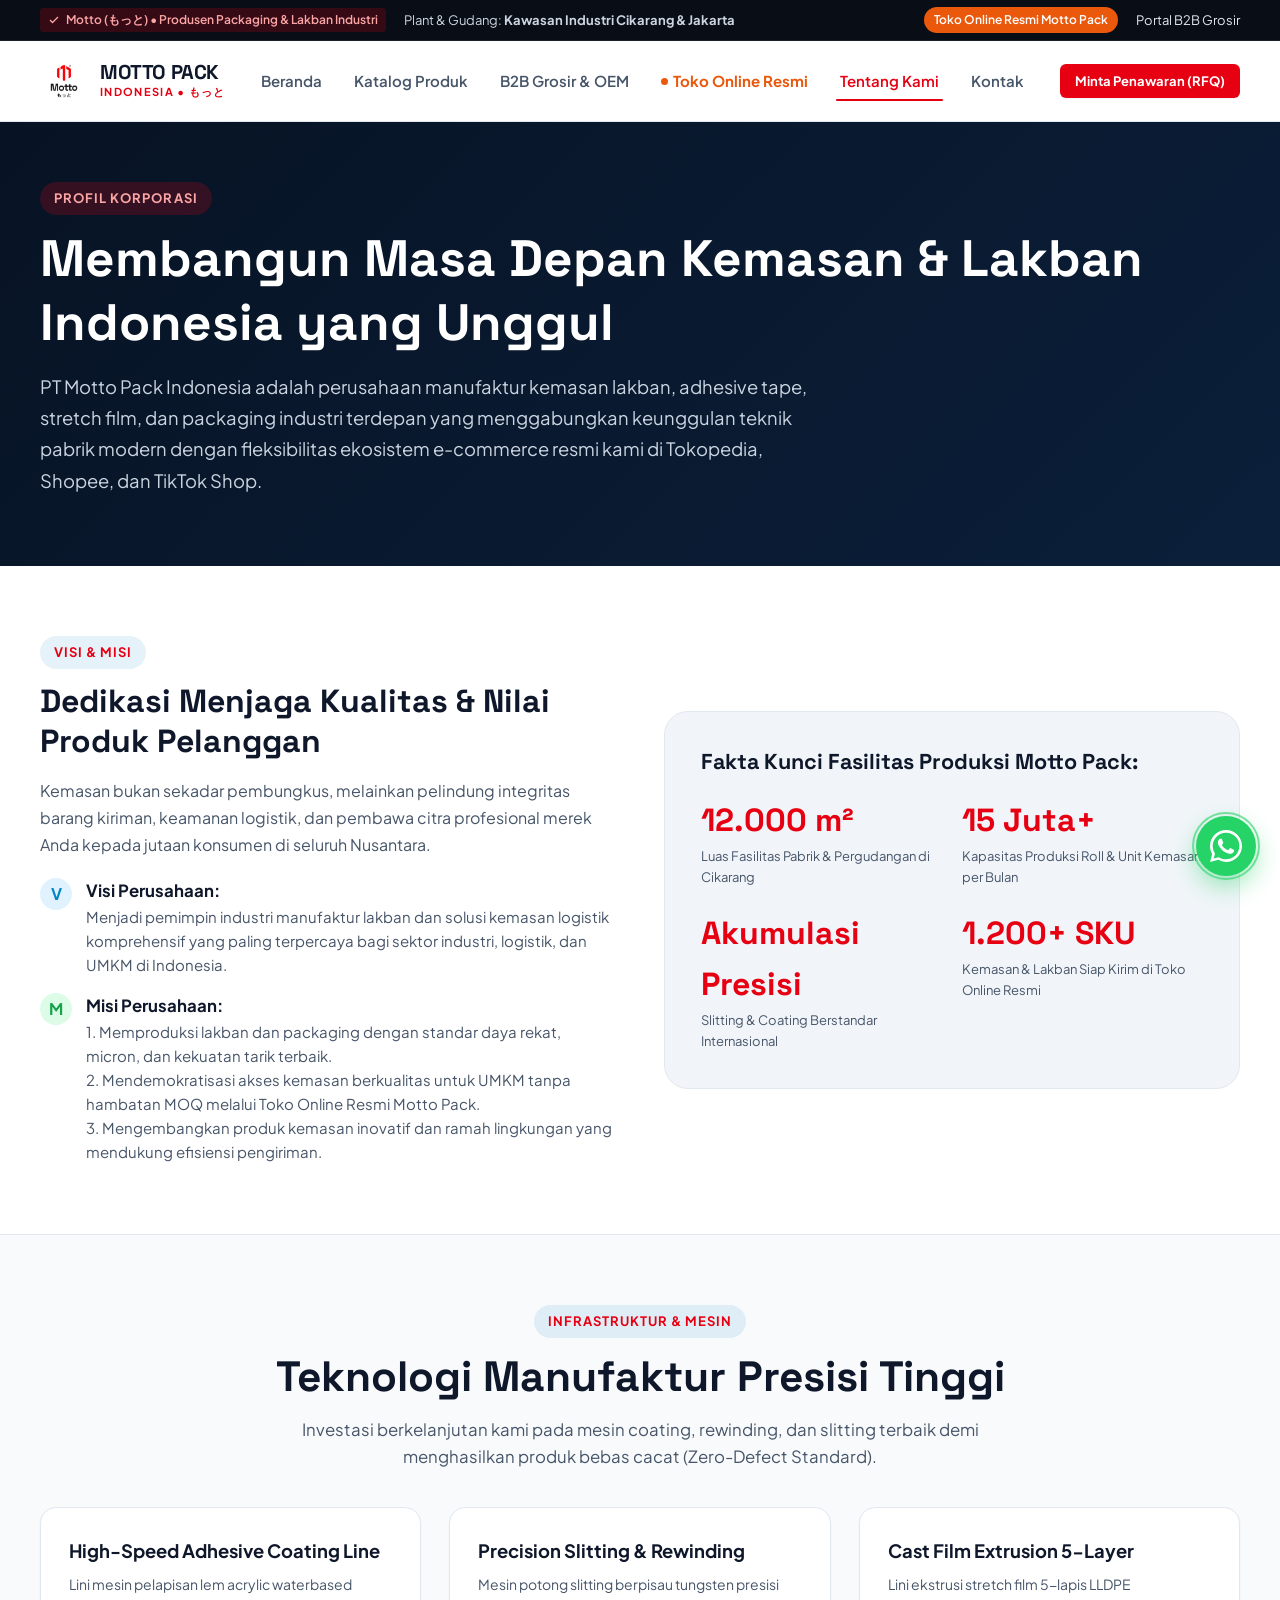
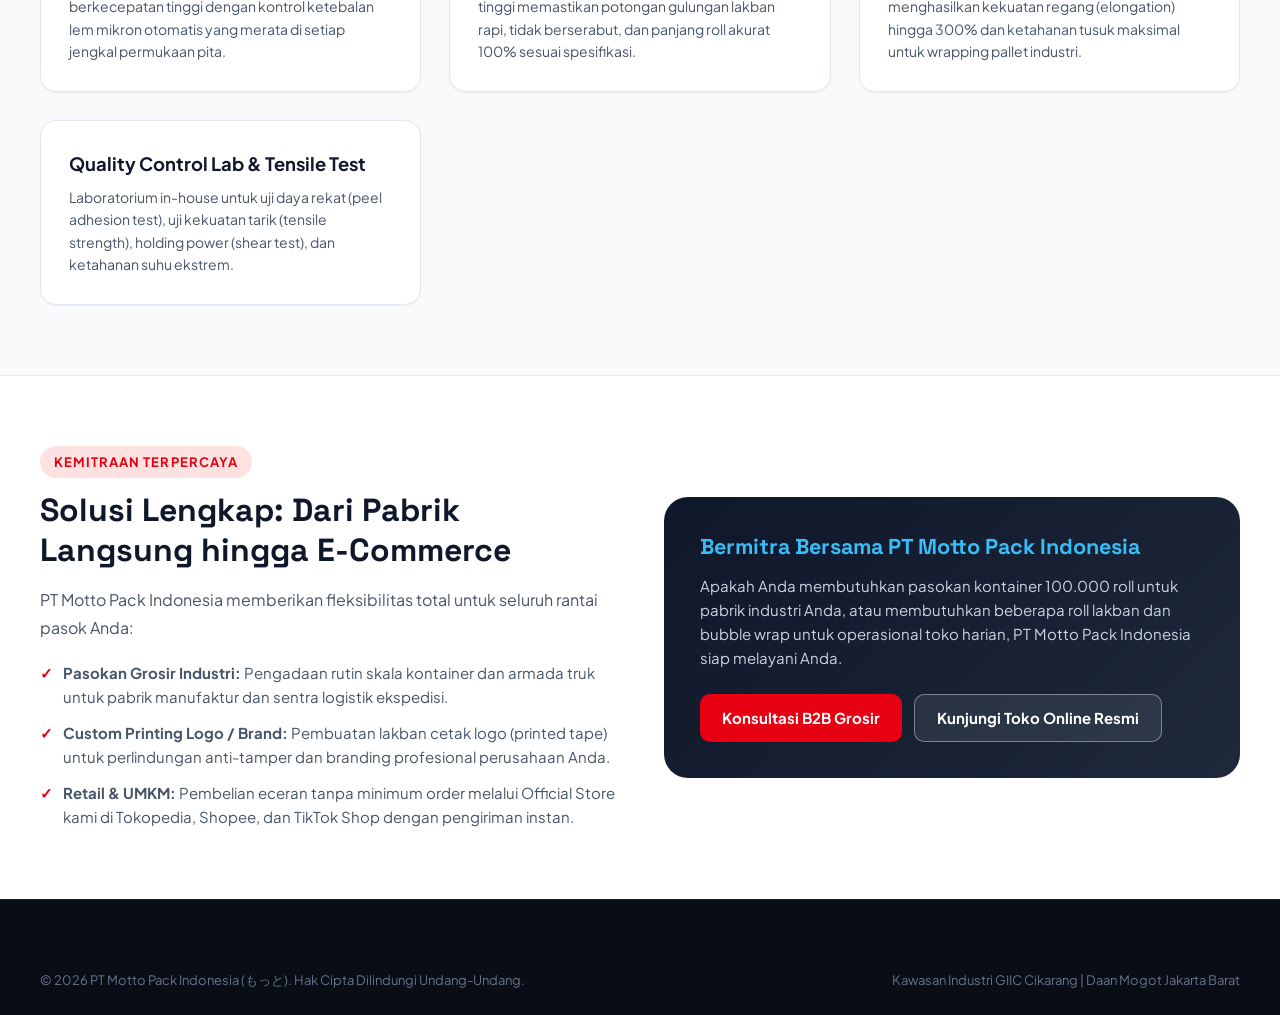
<file: about.html>
<!DOCTYPE html>
<html lang="id">
<head>
  <meta charset="UTF-8" />
  <meta name="viewport" content="width=device-width, initial-scale=1.0" />
  <meta name="description" content="Profil PT Motto Pack Indonesia - Produsen lakban, adhesive tape, stretch film, dan packaging industri berstandar mutu tinggi dengan layanan grosir B2B dan toko e-commerce resmi." />
  <title>Profil Perusahaan & Pabrikasi | PT Motto Pack Indonesia</title>
  
  <link rel="stylesheet" href="css/style.css" />
  <link rel="icon" type="image/jpeg" href="assets/motto-logo.jpg" />
</head>
<body>

  <!-- Top Announcement Bar -->
  <div class="topbar">
    <div class="container">
      <div class="topbar-left">
        <span class="topbar-badge" style="background: rgba(230, 0, 18, 0.2); color: #fca5a5;">
          <svg width="12" height="12" viewBox="0 0 24 24" fill="none" stroke="currentColor" stroke-width="2.5"><polyline points="20 6 9 17 4 12"></polyline></svg>
          Motto (もっと) • Produsen Packaging & Lakban Industri
        </span>
        <span>Plant & Gudang: <strong>Kawasan Industri Cikarang & Jakarta</strong></span>
      </div>
      <div class="topbar-right">
        <a href="toko-online.html" class="topbar-link sentra-pill">Toko Online Resmi Motto Pack</a>
        <a href="b2b.html" class="topbar-link">Portal B2B Grosir</a>
      </div>
    </div>
  </div>

  <!-- Header -->
  <header class="site-header">
    <div class="container header-container">
      <a href="index.html" class="brand-logo" aria-label="Motto Pack Indonesia Home">
        <img src="assets/motto-logo.jpg" alt="Motto Pack Indonesia Logo" class="brand-logo-img" />
        <div class="brand-name-group">
          <span class="brand-title">MOTTO PACK</span>
          <span class="brand-subtitle">INDONESIA • もっと</span>
        </div>
      </a>

      <nav class="nav-menu">
        <a href="index.html" class="nav-link">Beranda</a>
        <a href="catalog.html" class="nav-link">Katalog Produk</a>
        <a href="b2b.html" class="nav-link">B2B Grosir & OEM</a>
        <a href="toko-online.html" class="nav-link sentra-special">
          <span class="dot-badge"></span>
          Toko Online Resmi
        </a>
        <a href="about.html" class="nav-link active">Tentang Kami</a>
        <a href="contact.html" class="nav-link">Kontak</a>
      </nav>

      <div class="header-actions">
        <a href="b2b.html#b2b-calc-section" class="btn btn-primary btn-sm header-cta-btn">Minta Penawaran (RFQ)</a>
        <button class="mobile-menu-btn" aria-label="Open Navigation Menu">
          <svg width="24" height="24" viewBox="0 0 24 24" fill="none" stroke="currentColor" stroke-width="2"><line x1="3" y1="12" x2="21" y2="12"></line><line x1="3" y1="6" x2="21" y2="6"></line><line x1="3" y1="18" x2="21" y2="18"></line></svg>
        </button>
      </div>
    </div>
  </header>

  <!-- Mobile Drawer -->
  <div class="mobile-drawer">
    <div class="mobile-drawer-content">
      <div class="drawer-header">
        <div style="display: flex; align-items: center; gap: 10px;">
          <img src="assets/motto-logo.jpg" alt="Motto Logo" style="height: 38px; object-fit: contain;" />
          <div class="brand-name-group">
            <span class="brand-title" style="font-size: 1.15rem;">MOTTO PACK</span>
            <span class="brand-subtitle">INDONESIA • もっと</span>
          </div>
        </div>
        <button class="drawer-close-btn" aria-label="Close menu">
          <svg width="22" height="22" viewBox="0 0 24 24" fill="none" stroke="currentColor" stroke-width="2"><line x1="18" y1="6" x2="6" y2="18"></line><line x1="6" y1="6" x2="18" y2="18"></line></svg>
        </button>
      </div>
      <div class="drawer-links">
        <a href="index.html" class="drawer-link">Beranda</a>
        <a href="catalog.html" class="drawer-link">Katalog Produk</a>
        <a href="b2b.html" class="drawer-link">B2B Grosir Pabrik</a>
        <a href="toko-online.html" class="drawer-link sentra">Toko Online Resmi ★</a>
        <a href="about.html" class="drawer-link active">Profil Perusahaan & Pabrik</a>
        <a href="contact.html" class="drawer-link">Kontak & Lokasi</a>
      </div>
    </div>
  </div>

  <!-- Page Header -->
  <div style="background: linear-gradient(135deg, #071324 0%, #0b1f3a 100%); color: #fff; padding: 60px 0 70px;">
    <div class="container">
      <span class="section-label" style="background: rgba(230, 0, 18, 0.2); color: #fca5a5;">Profil Korporasi</span>
      <h1 style="font-size: clamp(2.2rem, 4vw, 3.2rem); color: #fff; margin-bottom: 16px;">
        Membangun Masa Depan Kemasan & Lakban Indonesia yang Unggul
      </h1>
      <p style="font-size: 1.15rem; color: #cbd5e1; max-width: 780px; line-height: 1.7;">
        PT Motto Pack Indonesia adalah perusahaan manufaktur kemasan lakban, adhesive tape, stretch film, dan packaging industri terdepan yang menggabungkan keunggulan teknik pabrik modern dengan fleksibilitas ekosistem e-commerce resmi kami di Tokopedia, Shopee, dan TikTok Shop.
      </p>
    </div>
  </div>

  <!-- Vision, Mission & Values -->
  <section style="padding: 70px 0; background: #fff; border-bottom: 1px solid var(--color-border);">
    <div class="container">
      <div style="display: grid; grid-template-columns: 1fr 1fr; gap: 48px; align-items: center;">
        <div>
          <span class="section-label">Visi & Misi</span>
          <h2 style="font-size: 2rem; color: var(--color-primary); margin-bottom: 16px;">Dedikasi Menjaga Kualitas & Nilai Produk Pelanggan</h2>
          <p style="color: var(--color-text-muted); font-size: 1rem; line-height: 1.7; margin-bottom: 20px;">
            Kemasan bukan sekadar pembungkus, melainkan pelindung integritas barang kiriman, keamanan logistik, dan pembawa citra profesional merek Anda kepada jutaan konsumen di seluruh Nusantara.
          </p>

          <div style="display: flex; flex-direction: column; gap: 16px;">
            <div style="display: flex; gap: 14px;">
              <div style="width: 32px; height: 32px; border-radius: 50%; background: #e0f2fe; color: #0284c7; display: flex; align-items: center; justify-content: center; font-weight: 700; flex-shrink: 0;">V</div>
              <div>
                <strong style="color: var(--color-primary); font-size: 1.05rem;">Visi Perusahaan:</strong>
                <p style="font-size: 0.9375rem; color: var(--color-text-muted);">Menjadi pemimpin industri manufaktur lakban dan solusi kemasan logistik komprehensif yang paling terpercaya bagi sektor industri, logistik, dan UMKM di Indonesia.</p>
              </div>
            </div>

            <div style="display: flex; gap: 14px;">
              <div style="width: 32px; height: 32px; border-radius: 50%; background: #dcfce7; color: #16a34a; display: flex; align-items: center; justify-content: center; font-weight: 700; flex-shrink: 0;">M</div>
              <div>
                <strong style="color: var(--color-primary); font-size: 1.05rem;">Misi Perusahaan:</strong>
                <p style="font-size: 0.9375rem; color: var(--color-text-muted);">
                  1. Memproduksi lakban dan packaging dengan standar daya rekat, micron, dan kekuatan tarik terbaik.<br>
                  2. Mendemokratisasi akses kemasan berkualitas untuk UMKM tanpa hambatan MOQ melalui Toko Online Resmi Motto Pack.<br>
                  3. Mengembangkan produk kemasan inovatif dan ramah lingkungan yang mendukung efisiensi pengiriman.
                </p>
              </div>
            </div>
          </div>
        </div>

        <div style="background: var(--color-surface-muted); border-radius: var(--radius-xl); padding: 36px; border: 1.5px solid var(--color-border);">
          <h3 style="font-size: 1.35rem; color: var(--color-primary); margin-bottom: 20px;">Fakta Kunci Fasilitas Produksi Motto Pack:</h3>
          <div style="display: grid; grid-template-columns: 1fr 1fr; gap: 20px;">
            <div>
              <div style="font-family: var(--font-heading); font-size: 2rem; font-weight: 800; color: var(--color-accent);">12.000 m²</div>
              <div style="font-size: 0.8125rem; color: var(--color-text-muted);">Luas Fasilitas Pabrik & Pergudangan di Cikarang</div>
            </div>
            <div>
              <div style="font-family: var(--font-heading); font-size: 2rem; font-weight: 800; color: var(--color-accent);">15 Juta+</div>
              <div style="font-size: 0.8125rem; color: var(--color-text-muted);">Kapasitas Produksi Roll & Unit Kemasan per Bulan</div>
            </div>
            <div>
              <div style="font-family: var(--font-heading); font-size: 2rem; font-weight: 800; color: var(--color-accent);">Akumulasi Presisi</div>
              <div style="font-size: 0.8125rem; color: var(--color-text-muted);">Slitting & Coating Berstandar Internasional</div>
            </div>
            <div>
              <div style="font-family: var(--font-heading); font-size: 2rem; font-weight: 800; color: #e60012;">1.200+ SKU</div>
              <div style="font-size: 0.8125rem; color: var(--color-text-muted);">Kemasan & Lakban Siap Kirim di Toko Online Resmi</div>
            </div>
          </div>
        </div>
      </div>
    </div>
  </section>

  <!-- Quality Control & Machinery Section -->
  <section style="padding: 70px 0; background: var(--color-bg);">
    <div class="container">
      <div class="text-center">
        <span class="section-label">Infrastruktur & Mesin</span>
        <h2 class="section-title">Teknologi Manufaktur Presisi Tinggi</h2>
        <p class="section-subtitle">Investasi berkelanjutan kami pada mesin coating, rewinding, dan slitting terbaik demi menghasilkan produk bebas cacat (Zero-Defect Standard).</p>
      </div>

      <div style="display: grid; grid-template-columns: repeat(auto-fit, minmax(280px, 1fr)); gap: 28px; margin-top: 36px;">
        <div style="background: #fff; padding: 28px; border-radius: var(--radius-lg); border: 1px solid var(--color-border); box-shadow: var(--shadow-sm);">
          <div style="font-size: 1.15rem; font-weight: 700; color: var(--color-primary); margin-bottom: 8px;">High-Speed Adhesive Coating Line</div>
          <p style="font-size: 0.875rem; color: var(--color-text-muted); line-height: 1.6;">Lini mesin pelapisan lem acrylic waterbased berkecepatan tinggi dengan kontrol ketebalan lem mikron otomatis yang merata di setiap jengkal permukaan pita.</p>
        </div>

        <div style="background: #fff; padding: 28px; border-radius: var(--radius-lg); border: 1px solid var(--color-border); box-shadow: var(--shadow-sm);">
          <div style="font-size: 1.15rem; font-weight: 700; color: var(--color-primary); margin-bottom: 8px;">Precision Slitting & Rewinding</div>
          <p style="font-size: 0.875rem; color: var(--color-text-muted); line-height: 1.6;">Mesin potong slitting berpisau tungsten presisi tinggi memastikan potongan gulungan lakban rapi, tidak berserabut, dan panjang roll akurat 100% sesuai spesifikasi.</p>
        </div>

        <div style="background: #fff; padding: 28px; border-radius: var(--radius-lg); border: 1px solid var(--color-border); box-shadow: var(--shadow-sm);">
          <div style="font-size: 1.15rem; font-weight: 700; color: var(--color-primary); margin-bottom: 8px;">Cast Film Extrusion 5-Layer</div>
          <p style="font-size: 0.875rem; color: var(--color-text-muted); line-height: 1.6;">Lini ekstrusi stretch film 5-lapis LLDPE menghasilkan kekuatan regang (elongation) hingga 300% dan ketahanan tusuk maksimal untuk wrapping pallet industri.</p>
        </div>

        <div style="background: #fff; padding: 28px; border-radius: var(--radius-lg); border: 1px solid var(--color-border); box-shadow: var(--shadow-sm);">
          <div style="font-size: 1.15rem; font-weight: 700; color: var(--color-primary); margin-bottom: 8px;">Quality Control Lab & Tensile Test</div>
          <p style="font-size: 0.875rem; color: var(--color-text-muted); line-height: 1.6;">Laboratorium in-house untuk uji daya rekat (peel adhesion test), uji kekuatan tarik (tensile strength), holding power (shear test), dan ketahanan suhu ekstrem.</p>
        </div>
      </div>
    </div>
  </section>

  <!-- Partnership Section -->
  <section style="padding: 70px 0; background: #fff; border-top: 1px solid var(--color-border);">
    <div class="container">
      <div style="display: grid; grid-template-columns: 1fr 1fr; gap: 48px; align-items: center;">
        <div>
          <span class="section-label" style="background: #fee2e2; color: #e60012;">Kemitraan Terpercaya</span>
          <h2 style="font-size: 2rem; color: var(--color-primary); margin-bottom: 16px;">Solusi Lengkap: Dari Pabrik Langsung hingga E-Commerce</h2>
          <p style="color: var(--color-text-muted); font-size: 1rem; line-height: 1.7; margin-bottom: 20px;">
            PT Motto Pack Indonesia memberikan fleksibilitas total untuk seluruh rantai pasok Anda:
          </p>

          <ul style="display: flex; flex-direction: column; gap: 12px; font-size: 0.9375rem; color: var(--color-text-muted);">
            <li style="display: flex; gap: 10px;">
              <span style="color: #e60012; font-weight: 700;">✓</span>
              <span><strong>Pasokan Grosir Industri:</strong> Pengadaan rutin skala kontainer dan armada truk untuk pabrik manufaktur dan sentra logistik ekspedisi.</span>
            </li>
            <li style="display: flex; gap: 10px;">
              <span style="color: #e60012; font-weight: 700;">✓</span>
              <span><strong>Custom Printing Logo / Brand:</strong> Pembuatan lakban cetak logo (printed tape) untuk perlindungan anti-tamper dan branding profesional perusahaan Anda.</span>
            </li>
            <li style="display: flex; gap: 10px;">
              <span style="color: #e60012; font-weight: 700;">✓</span>
              <span><strong>Retail & UMKM:</strong> Pembelian eceran tanpa minimum order melalui Official Store kami di Tokopedia, Shopee, dan TikTok Shop dengan pengiriman instan.</span>
            </li>
          </ul>
        </div>

        <div style="background: linear-gradient(135deg, #0f172a, #1e293b); color: #fff; border-radius: var(--radius-xl); padding: 36px;">
          <h3 style="font-size: 1.35rem; color: #38bdf8; margin-bottom: 14px;">Bermitra Bersama PT Motto Pack Indonesia</h3>
          <p style="color: #cbd5e1; font-size: 0.9375rem; line-height: 1.6; margin-bottom: 24px;">
            Apakah Anda membutuhkan pasokan kontainer 100.000 roll untuk pabrik industri Anda, atau membutuhkan beberapa roll lakban dan bubble wrap untuk operasional toko harian, PT Motto Pack Indonesia siap melayani Anda.
          </p>
          <div style="display: flex; gap: 12px; flex-wrap: wrap;">
            <a href="b2b.html" class="btn btn-primary">Konsultasi B2B Grosir</a>
            <a href="toko-online.html" class="btn btn-outline-white">Kunjungi Toko Online Resmi</a>
          </div>
        </div>
      </div>
    </div>
  </section>

  <!-- Floating WhatsApp Concierge Button -->
  <a href="https://wa.me/6281288889999" target="_blank" rel="noopener noreferrer" class="floating-wa-btn" aria-label="Chat WhatsApp Sales Motto Pack">
    <svg width="32" height="32" viewBox="0 0 24 24" fill="currentColor">
      <path d="M20.52 3.48A11.93 11.93 0 0 0 12 0C5.37 0 0 5.37 0 12c0 2.11.55 4.17 1.6 6L.07 24l6.19-1.62A11.94 11.94 0 0 0 12 24c6.63 0 12-5.37 12-12 0-3.21-1.25-6.22-3.48-8.52zM12 22c-1.8 0-3.56-.49-5.1-1.41l-.37-.22-3.78.99 1.01-3.69-.24-.38A9.97 9.97 0 0 1 2 12C2 6.48 6.48 2 12 2c2.67 0 5.18 1.04 7.07 2.93A9.93 9.93 0 0 1 22 12c0 5.52-4.48 10-10 10zm5.46-7.38c-.3-.15-1.77-.87-2.04-.97-.27-.1-.47-.15-.67.15-.2.3-.77.97-.95 1.17-.17.2-.35.22-.65.07-.3-.15-1.27-.47-2.42-1.5-.9-.8-1.5-1.79-1.68-2.09-.17-.3-.02-.46.13-.61.14-.14.3-.35.45-.52.15-.17.2-.3.3-.5.1-.2.05-.37-.02-.52-.08-.15-.67-1.62-.92-2.22-.24-.58-.49-.5-.67-.51-.17-.01-.37-.01-.57-.01-.2 0-.52.07-.8.37-.27.3-1.05 1.03-1.05 2.51s1.07 2.92 1.22 3.12c.15.2 2.11 3.22 5.11 4.51.71.31 1.27.49 1.7.63.72.23 1.37.2 1.89.12.58-.09 1.77-.72 2.02-1.42.25-.7.25-1.3.17-1.42-.07-.13-.27-.2-.57-.35z"/>
    </svg>
  </a>

  <!-- Footer -->
  <footer class="site-footer">
    <div class="container">
      <div class="footer-bottom" style="padding-top: 0; border: none;">
        <div>&copy; 2026 PT Motto Pack Indonesia (もっと). Hak Cipta Dilindungi Undang-Undang.</div>
        <div>Kawasan Industri GIIC Cikarang | Daan Mogot Jakarta Barat</div>
      </div>
    </div>
  </footer>

  <script src="js/products-data.js"></script>
  <script src="js/main.js"></script>
</body>
</html>
</file>
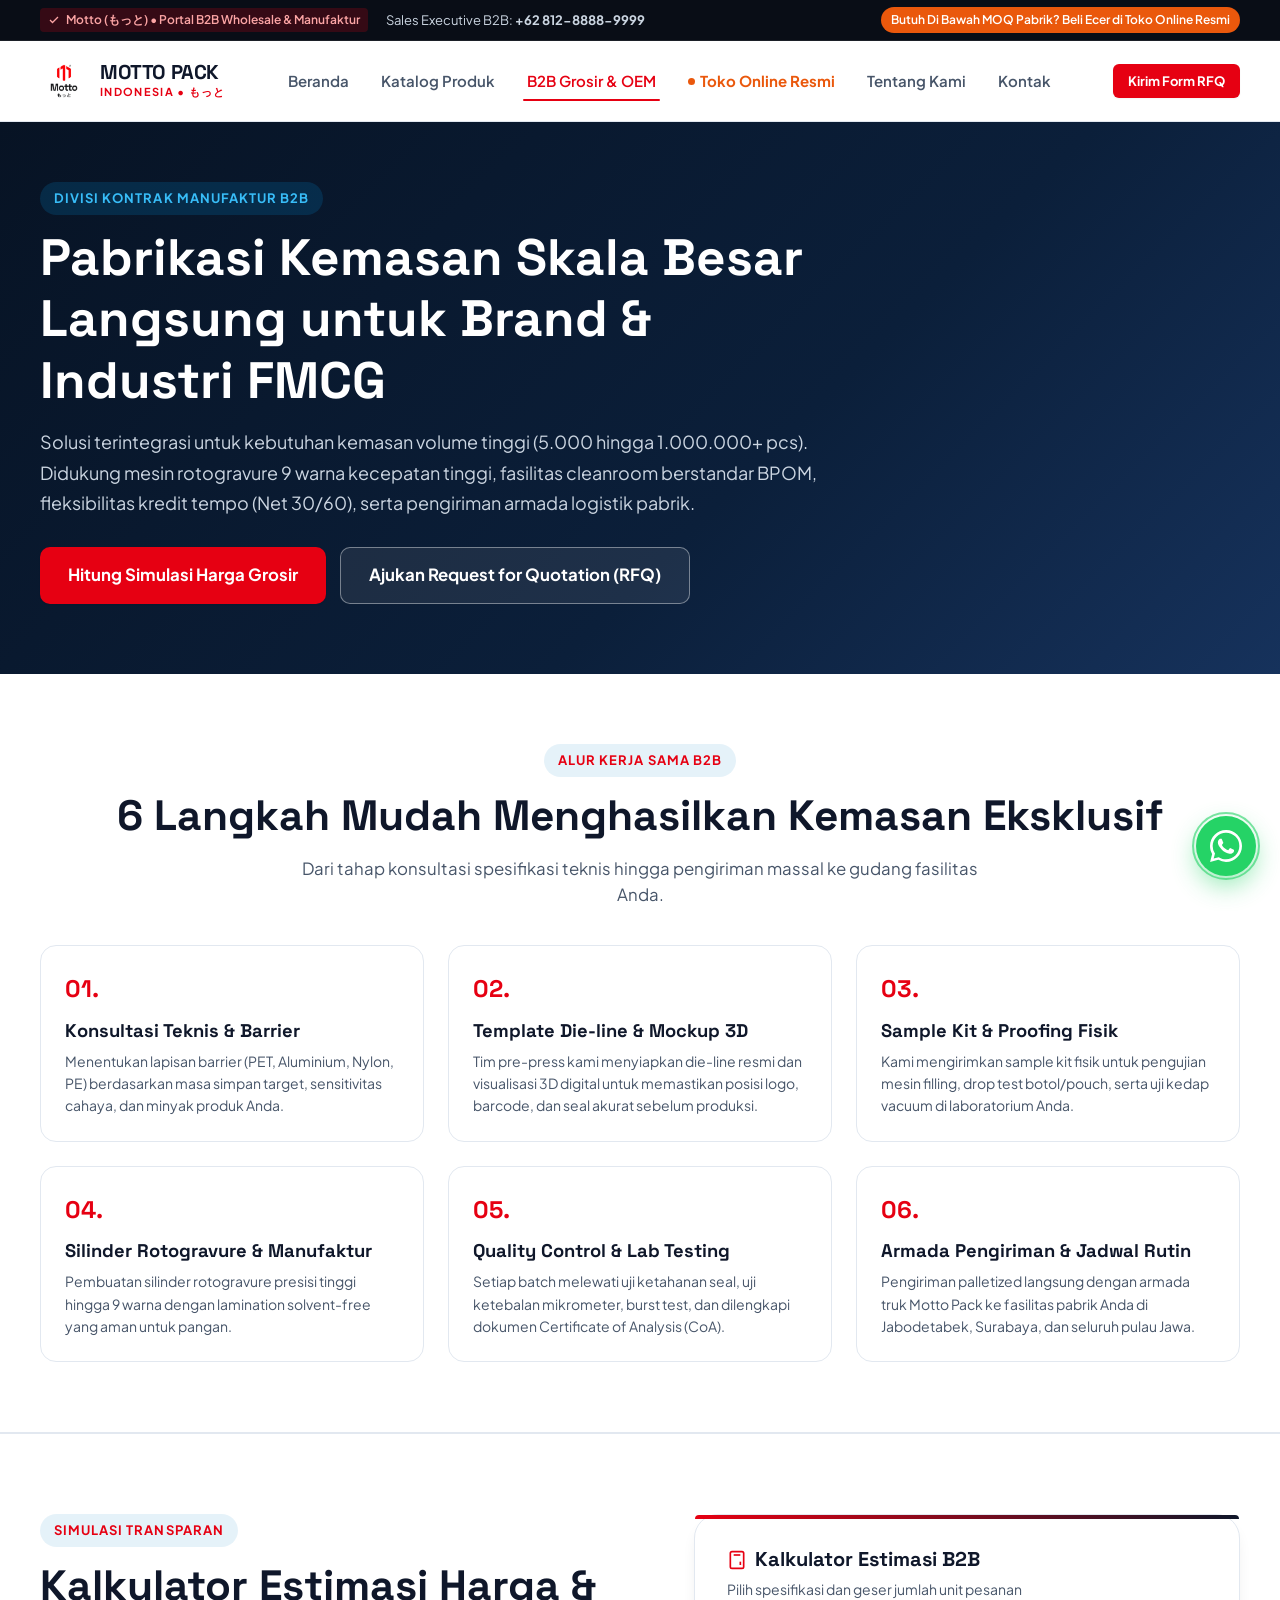
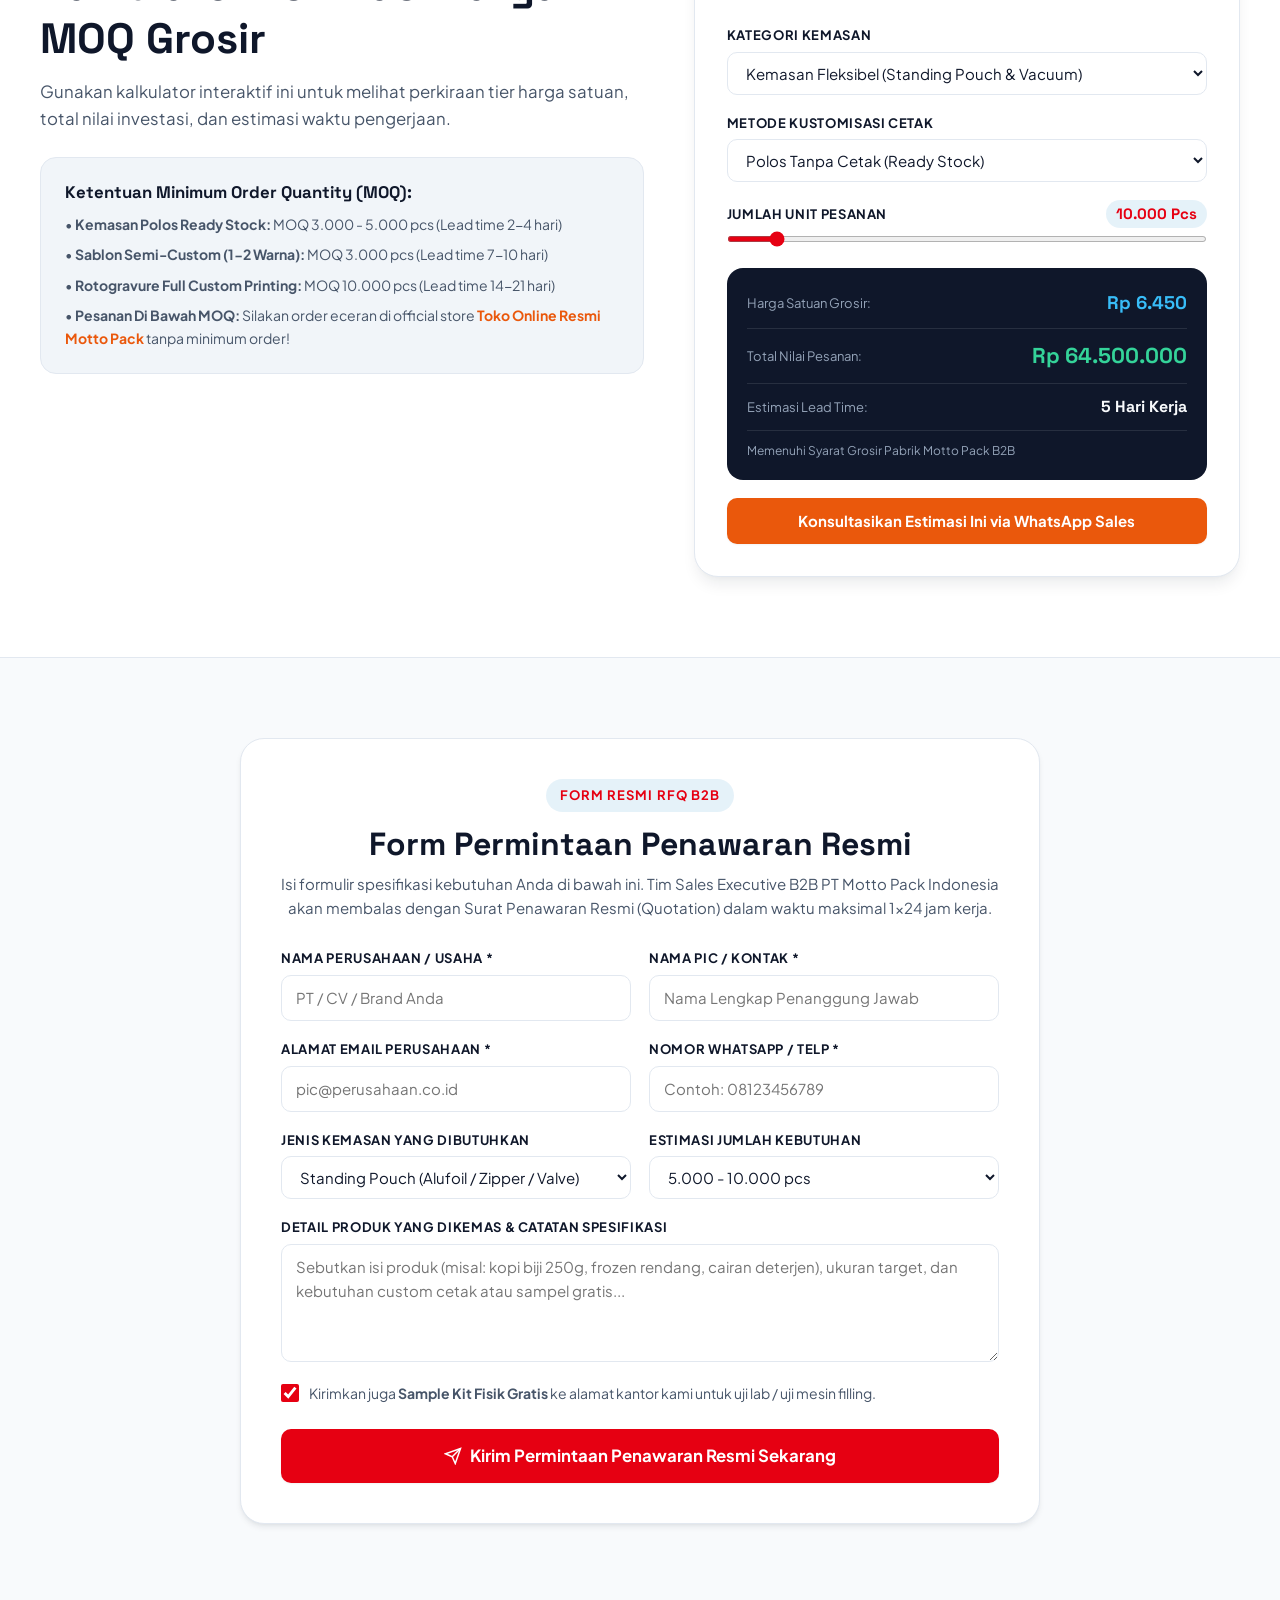
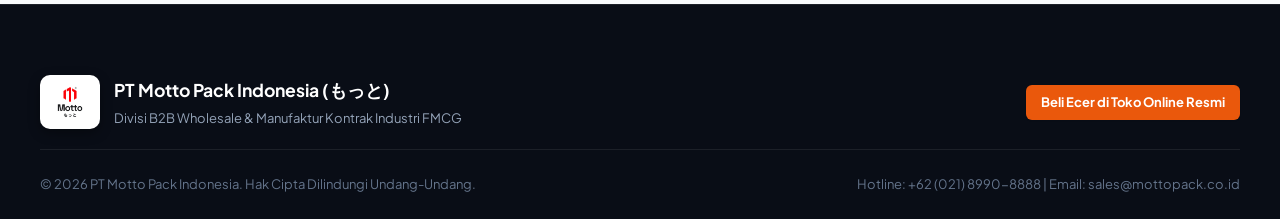
<file: b2b.html>
<!DOCTYPE html>
<html lang="id">
<head>
  <meta charset="UTF-8" />
  <meta name="viewport" content="width=device-width, initial-scale=1.0" />
  <meta name="description" content="Layanan Grosir B2B & Kontrak Manufaktur Kemasan Custom dari PT Motto Pack Indonesia. Harga pabrik langsung, cetak rotogravure hingga 9 warna, dan sampel gratis." />
  <title>B2B Wholesale & Custom Kemasan OEM | Motto Pack Indonesia</title>
  
  <link rel="stylesheet" href="css/style.css" />
  <link rel="icon" type="image/jpeg" href="assets/motto-logo.jpg" />
</head>
<body>

  <!-- Top Announcement Bar -->
  <div class="topbar">
    <div class="container">
      <div class="topbar-left">
        <span class="topbar-badge" style="background: rgba(230, 0, 18, 0.2); color: #fca5a5;">
          <svg width="12" height="12" viewBox="0 0 24 24" fill="none" stroke="currentColor" stroke-width="2.5"><polyline points="20 6 9 17 4 12"></polyline></svg>
          Motto (もっと) • Portal B2B Wholesale & Manufaktur
        </span>
        <span>Sales Executive B2B: <strong>+62 812-8888-9999</strong></span>
      </div>
      <div class="topbar-right">
        <a href="toko-online.html" class="topbar-link sentra-pill">
          Butuh Di Bawah MOQ Pabrik? Beli Ecer di Toko Online Resmi
        </a>
      </div>
    </div>
  </div>

  <!-- Header -->
  <header class="site-header">
    <div class="container header-container">
      <a href="index.html" class="brand-logo" aria-label="Motto Pack Indonesia Home">
        <img src="assets/motto-logo.jpg" alt="Motto Pack Indonesia Logo" class="brand-logo-img" />
        <div class="brand-name-group">
          <span class="brand-title">MOTTO PACK</span>
          <span class="brand-subtitle">INDONESIA • もっと</span>
        </div>
      </a>

      <nav class="nav-menu">
        <a href="index.html" class="nav-link">Beranda</a>
        <a href="catalog.html" class="nav-link">Katalog Produk</a>
        <a href="b2b.html" class="nav-link active">B2B Grosir & OEM</a>
        <a href="toko-online.html" class="nav-link sentra-special">
          <span class="dot-badge"></span>
          Toko Online Resmi
        </a>
        <a href="about.html" class="nav-link">Tentang Kami</a>
        <a href="contact.html" class="nav-link">Kontak</a>
      </nav>

      <div class="header-actions">
        <a href="#rfq-form-section" class="btn btn-primary btn-sm header-cta-btn">Kirim Form RFQ</a>
        <button class="mobile-menu-btn" aria-label="Open Navigation Menu">
          <svg width="24" height="24" viewBox="0 0 24 24" fill="none" stroke="currentColor" stroke-width="2"><line x1="3" y1="12" x2="21" y2="12"></line><line x1="3" y1="6" x2="21" y2="6"></line><line x1="3" y1="18" x2="21" y2="18"></line></svg>
        </button>
      </div>
    </div>
  </header>

  <!-- Mobile Drawer -->
  <div class="mobile-drawer">
    <div class="mobile-drawer-content">
      <div class="drawer-header">
        <div style="display: flex; align-items: center; gap: 10px;">
          <img src="assets/motto-logo.jpg" alt="Motto Logo" style="height: 38px; object-fit: contain;" />
          <div class="brand-name-group">
            <span class="brand-title" style="font-size: 1.15rem;">MOTTO PACK</span>
            <span class="brand-subtitle">INDONESIA • もっと</span>
          </div>
        </div>
        <button class="drawer-close-btn" aria-label="Close menu">
          <svg width="22" height="22" viewBox="0 0 24 24" fill="none" stroke="currentColor" stroke-width="2"><line x1="18" y1="6" x2="6" y2="18"></line><line x1="6" y1="6" x2="18" y2="18"></line></svg>
        </button>
      </div>
      <div class="drawer-links">
        <a href="index.html" class="drawer-link">Beranda</a>
        <a href="catalog.html" class="drawer-link">Katalog Produk</a>
        <a href="b2b.html" class="drawer-link active">B2B Grosir Pabrik</a>
        <a href="toko-online.html" class="drawer-link sentra">Toko Online Resmi ★</a>
        <a href="about.html" class="drawer-link">Profil Perusahaan & Pabrik</a>
        <a href="contact.html" class="drawer-link">Kontak & Lokasi</a>
      </div>
    </div>
  </div>

  <!-- Hero Banner B2B -->
  <div style="background: linear-gradient(135deg, #071324 0%, #0b1f3a 60%, #16325c 100%); color: #fff; padding: 60px 0 70px;">
    <div class="container">
      <div style="max-width: 780px;">
        <span class="section-label" style="background: rgba(2, 132, 199, 0.2); color: #38bdf8;">Divisi Kontrak Manufaktur B2B</span>
        <h1 style="font-size: clamp(2.2rem, 4vw, 3.2rem); color: #fff; margin-bottom: 16px; line-height: 1.2;">
          Pabrikasi Kemasan Skala Besar Langsung untuk Brand & Industri FMCG
        </h1>
        <p style="font-size: 1.125rem; color: #cbd5e1; line-height: 1.7; margin-bottom: 28px;">
          Solusi terintegrasi untuk kebutuhan kemasan volume tinggi (5.000 hingga 1.000.000+ pcs). Didukung mesin rotogravure 9 warna kecepatan tinggi, fasilitas cleanroom berstandar BPOM, fleksibilitas kredit tempo (Net 30/60), serta pengiriman armada logistik pabrik.
        </p>
        <div style="display: flex; gap: 14px; flex-wrap: wrap;">
          <a href="#b2b-calc-section" class="btn btn-primary btn-lg">Hitung Simulasi Harga Grosir</a>
          <a href="#rfq-form-section" class="btn btn-outline-white btn-lg">Ajukan Request for Quotation (RFQ)</a>
        </div>
      </div>
    </div>
  </div>

  <!-- B2B Procurement Journey -->
  <section style="padding: 70px 0; background: #fff; border-bottom: 1px solid var(--color-border);">
    <div class="container">
      <div class="text-center">
        <span class="section-label">Alur Kerja Sama B2B</span>
        <h2 class="section-title">6 Langkah Mudah Menghasilkan Kemasan Eksklusif</h2>
        <p class="section-subtitle">Dari tahap konsultasi spesifikasi teknis hingga pengiriman massal ke gudang fasilitas Anda.</p>
      </div>

      <div style="display: grid; grid-template-columns: repeat(auto-fit, minmax(300px, 1fr)); gap: 24px; margin-top: 36px;">
        <div style="padding: 24px; border: 1.5px solid var(--color-border); border-radius: var(--radius-lg); background: var(--color-surface);">
          <div style="font-size: 1.5rem; font-family: var(--font-heading); font-weight: 800; color: var(--color-accent); margin-bottom: 10px;">01.</div>
          <h4 style="font-size: 1.15rem; margin-bottom: 8px;">Konsultasi Teknis & Barrier</h4>
          <p style="font-size: 0.875rem; color: var(--color-text-muted); line-height: 1.6;">Menentukan lapisan barrier (PET, Aluminium, Nylon, PE) berdasarkan masa simpan target, sensitivitas cahaya, dan minyak produk Anda.</p>
        </div>

        <div style="padding: 24px; border: 1.5px solid var(--color-border); border-radius: var(--radius-lg); background: var(--color-surface);">
          <div style="font-size: 1.5rem; font-family: var(--font-heading); font-weight: 800; color: var(--color-accent); margin-bottom: 10px;">02.</div>
          <h4 style="font-size: 1.15rem; margin-bottom: 8px;">Template Die-line & Mockup 3D</h4>
          <p style="font-size: 0.875rem; color: var(--color-text-muted); line-height: 1.6;">Tim pre-press kami menyiapkan die-line resmi dan visualisasi 3D digital untuk memastikan posisi logo, barcode, dan seal akurat sebelum produksi.</p>
        </div>

        <div style="padding: 24px; border: 1.5px solid var(--color-border); border-radius: var(--radius-lg); background: var(--color-surface);">
          <div style="font-size: 1.5rem; font-family: var(--font-heading); font-weight: 800; color: var(--color-accent); margin-bottom: 10px;">03.</div>
          <h4 style="font-size: 1.15rem; margin-bottom: 8px;">Sample Kit & Proofing Fisik</h4>
          <p style="font-size: 0.875rem; color: var(--color-text-muted); line-height: 1.6;">Kami mengirimkan sample kit fisik untuk pengujian mesin filling, drop test botol/pouch, serta uji kedap vacuum di laboratorium Anda.</p>
        </div>

        <div style="padding: 24px; border: 1.5px solid var(--color-border); border-radius: var(--radius-lg); background: var(--color-surface);">
          <div style="font-size: 1.5rem; font-family: var(--font-heading); font-weight: 800; color: var(--color-accent); margin-bottom: 10px;">04.</div>
          <h4 style="font-size: 1.15rem; margin-bottom: 8px;">Silinder Rotogravure & Manufaktur</h4>
          <p style="font-size: 0.875rem; color: var(--color-text-muted); line-height: 1.6;">Pembuatan silinder rotogravure presisi tinggi hingga 9 warna dengan lamination solvent-free yang aman untuk pangan.</p>
        </div>

        <div style="padding: 24px; border: 1.5px solid var(--color-border); border-radius: var(--radius-lg); background: var(--color-surface);">
          <div style="font-size: 1.5rem; font-family: var(--font-heading); font-weight: 800; color: var(--color-accent); margin-bottom: 10px;">05.</div>
          <h4 style="font-size: 1.15rem; margin-bottom: 8px;">Quality Control & Lab Testing</h4>
          <p style="font-size: 0.875rem; color: var(--color-text-muted); line-height: 1.6;">Setiap batch melewati uji ketahanan seal, uji ketebalan mikrometer, burst test, dan dilengkapi dokumen Certificate of Analysis (CoA).</p>
        </div>

        <div style="padding: 24px; border: 1.5px solid var(--color-border); border-radius: var(--radius-lg); background: var(--color-surface);">
          <div style="font-size: 1.5rem; font-family: var(--font-heading); font-weight: 800; color: var(--color-accent); margin-bottom: 10px;">06.</div>
          <h4 style="font-size: 1.15rem; margin-bottom: 8px;">Armada Pengiriman & Jadwal Rutin</h4>
          <p style="font-size: 0.875rem; color: var(--color-text-muted); line-height: 1.6;">Pengiriman palletized langsung dengan armada truk Motto Pack ke fasilitas pabrik Anda di Jabodetabek, Surabaya, dan seluruh pulau Jawa.</p>
        </div>
      </div>
    </div>
  </section>

  <!-- Live Calculator Section -->
  <section class="b2b-section" id="b2b-calc-section">
    <div class="container">
      <div class="b2b-wrapper">
        <div>
          <span class="section-label">Simulasi Transparan</span>
          <h2 class="section-title">Kalkulator Estimasi Harga & MOQ Grosir</h2>
          <p style="color: var(--color-text-muted); font-size: 1.05rem; line-height: 1.6; margin-bottom: 24px;">
            Gunakan kalkulator interaktif ini untuk melihat perkiraan tier harga satuan, total nilai investasi, dan estimasi waktu pengerjaan.
          </p>

          <div style="background: var(--color-surface-muted); border-radius: var(--radius-lg); padding: 24px; border: 1px solid var(--color-border); margin-bottom: 24px;">
            <h4 style="font-size: 1.05rem; color: var(--color-primary); margin-bottom: 10px;">Ketentuan Minimum Order Quantity (MOQ):</h4>
            <ul style="display: flex; flex-direction: column; gap: 8px; font-size: 0.875rem; color: var(--color-text-muted);">
              <li>• <strong>Kemasan Polos Ready Stock:</strong> MOQ 3.000 - 5.000 pcs (Lead time 2-4 hari)</li>
              <li>• <strong>Sablon Semi-Custom (1-2 Warna):</strong> MOQ 3.000 pcs (Lead time 7-10 hari)</li>
              <li>• <strong>Rotogravure Full Custom Printing:</strong> MOQ 10.000 pcs (Lead time 14-21 hari)</li>
              <li>• <strong>Pesanan Di Bawah MOQ:</strong> Silakan order eceran di official store <a href="toko-online.html" style="color: var(--color-sentra); font-weight: 700;">Toko Online Resmi Motto Pack</a> tanpa minimum order!</li>
            </ul>
          </div>
        </div>

        <!-- Calculator Card -->
        <div class="calculator-card">
          <h3 class="calc-title">
            <svg width="20" height="20" viewBox="0 0 24 24" fill="none" stroke="var(--color-accent)" stroke-width="2"><rect x="4" y="2" width="16" height="20" rx="2"></rect><line x1="8" y1="6" x2="16" y2="6"></line><line x1="16" y1="14" x2="16" y2="18"></line><path d="M16 10h.01"></path><path d="M12 10h.01"></path><path d="M8 10h.01"></path><path d="M12 14h.01"></path><path d="M8 14h.01"></path><path d="M12 18h.01"></path><path d="M8 18h.01"></path></svg>
            Kalkulator Estimasi B2B
          </h3>
          <p class="calc-subtitle">Pilih spesifikasi dan geser jumlah unit pesanan</p>

          <form id="b2b-calc-form" class="calc-form" onsubmit="event.preventDefault();">
            <div class="form-group">
              <label class="form-label" for="calc-category">Kategori Kemasan</label>
              <select id="calc-category" class="form-select">
                <option value="flexible">Kemasan Fleksibel (Standing Pouch & Vacuum)</option>
                <option value="rigid">Kemasan Rigid (Botol PET, Toples, Jerigen)</option>
                <option value="eco">Eco-Friendly & Paper (Ampas Tebu & Kraft)</option>
                <option value="industrial">Industrial Packaging (Kardus & Stretch Film)</option>
                <option value="fmcg">FMCG & Horeca Supplies</option>
              </select>
            </div>

            <div class="form-group">
              <label class="form-label" for="calc-print">Metode Kustomisasi Cetak</label>
              <select id="calc-print" class="form-select">
                <option value="plain">Polos Tanpa Cetak (Ready Stock)</option>
                <option value="sablon">Sablon Semi-Custom (1-2 Warna)</option>
                <option value="roto">Full Rotogravure Cetak Industri 9 Warna</option>
                <option value="digital">Digital Multi-SKU Printing</option>
              </select>
            </div>

            <div class="form-group range-wrap">
              <div class="range-header">
                <label class="form-label" for="calc-quantity-range">Jumlah Unit Pesanan</label>
                <span class="range-val-badge"><span id="calc-quantity-input-badge">10.000</span> Pcs</span>
              </div>
              <input type="range" id="calc-quantity-range" class="custom-range" min="1000" max="100000" step="1000" value="10000" oninput="document.getElementById('calc-quantity-input-badge').textContent = parseInt(this.value).toLocaleString('id-ID');" />
            </div>

            <div class="calc-result-box">
              <div class="result-row">
                <span class="result-label">Harga Satuan Grosir:</span>
                <span class="result-val" id="calc-unit-display">Rp 980 / pcs</span>
              </div>
              <div class="result-row">
                <span class="result-label">Total Nilai Pesanan:</span>
                <span class="result-val total" id="calc-total-display">Rp 9.800.000</span>
              </div>
              <div class="result-row">
                <span class="result-label">Estimasi Lead Time:</span>
                <span class="result-val" style="font-size: 1rem; color: #f8fafc;" id="calc-lead-display">10 Hari Kerja</span>
              </div>
              <div style="font-size: 0.75rem; color: #94a3b8; margin-top: 10px;" id="calc-status-display">
                Memenuhi Syarat B2B Wholesale Direct Factory
              </div>
            </div>

            <button type="button" class="btn btn-sentra" id="calc-rfq-submit-btn" style="width: 100%;">
              Konsultasikan Estimasi Ini via WhatsApp Sales
            </button>
          </form>
        </div>
      </div>
    </div>
  </section>

  <!-- Comprehensive RFQ (Request for Quotation) Form Section -->
  <section style="padding: 80px 0; background: var(--color-bg);" id="rfq-form-section">
    <div class="container">
      <div style="max-width: 800px; margin: 0 auto; background: #fff; padding: 40px; border-radius: var(--radius-xl); border: 1.5px solid var(--color-border); box-shadow: var(--shadow-md);">
        <div class="text-center" style="margin-bottom: 28px;">
          <span class="section-label">Form Resmi RFQ B2B</span>
          <h2 style="font-size: 2rem; color: var(--color-primary); margin-bottom: 8px;">Form Permintaan Penawaran Resmi</h2>
          <p style="color: var(--color-text-muted); font-size: 0.9375rem;">
            Isi formulir spesifikasi kebutuhan Anda di bawah ini. Tim Sales Executive B2B PT Motto Pack Indonesia akan membalas dengan Surat Penawaran Resmi (Quotation) dalam waktu maksimal 1x24 jam kerja.
          </p>
        </div>

        <form id="official-rfq-form" onsubmit="handleRFQSubmit(event)">
          <div style="display: grid; grid-template-columns: 1fr 1fr; gap: 18px; margin-bottom: 18px;">
            <div class="form-group">
              <label class="form-label" for="rfq-company">Nama Perusahaan / Usaha *</label>
              <input type="text" id="rfq-company" class="form-input" placeholder="PT / CV / Brand Anda" required />
            </div>
            <div class="form-group">
              <label class="form-label" for="rfq-pic">Nama PIC / Kontak *</label>
              <input type="text" id="rfq-pic" class="form-input" placeholder="Nama Lengkap Penanggung Jawab" required />
            </div>
          </div>

          <div style="display: grid; grid-template-columns: 1fr 1fr; gap: 18px; margin-bottom: 18px;">
            <div class="form-group">
              <label class="form-label" for="rfq-email">Alamat Email Perusahaan *</label>
              <input type="email" id="rfq-email" class="form-input" placeholder="pic@perusahaan.co.id" required />
            </div>
            <div class="form-group">
              <label class="form-label" for="rfq-phone">Nomor WhatsApp / Telp *</label>
              <input type="tel" id="rfq-phone" class="form-input" placeholder="Contoh: 08123456789" required />
            </div>
          </div>

          <div style="display: grid; grid-template-columns: 1fr 1fr; gap: 18px; margin-bottom: 18px;">
            <div class="form-group">
              <label class="form-label" for="rfq-category">Jenis Kemasan yang Dibutuhkan</label>
              <select id="rfq-category" class="form-select">
                <option value="Standing Pouch (Alufoil / Zipper / Valve)">Standing Pouch (Alufoil / Zipper / Valve)</option>
                <option value="Vacuum Nylon Bag (Frozen Food)">Vacuum Nylon Bag (Frozen Food)</option>
                <option value="Botol PET / Toples / Jerigen HDPE">Botol PET / Toples / Jerigen HDPE</option>
                <option value="Eco-Friendly Bagasse (Ampas Tebu)">Eco-Friendly Bagasse (Ampas Tebu)</option>
                <option value="Kardus Mailer Box & Stretch Film">Kardus Mailer Box & Stretch Film</option>
                <option value="Roll Film Form-Fill-Seal (FFS) Sachet">Roll Film Form-Fill-Seal (FFS) Sachet</option>
                <option value="Sendok Kayu / Horeca Cutlery">Sendok Kayu / Horeca Cutlery</option>
              </select>
            </div>

            <div class="form-group">
              <label class="form-label" for="rfq-volume">Estimasi Jumlah Kebutuhan</label>
              <select id="rfq-volume" class="form-select">
                <option value="5.000 - 10.000 pcs">5.000 - 10.000 pcs</option>
                <option value="10.000 - 25.000 pcs">10.000 - 25.000 pcs</option>
                <option value="25.000 - 50.000 pcs">25.000 - 50.000 pcs</option>
                <option value="50.000 - 100.000 pcs">50.000 - 100.000 pcs</option>
                <option value="> 100.000 pcs (Kontrak Tahunan)">> 100.000 pcs (Kontrak Tahunan)</option>
              </select>
            </div>
          </div>

          <div class="form-group" style="margin-bottom: 20px;">
            <label class="form-label" for="rfq-notes">Detail Produk yang Dikemas & Catatan Spesifikasi</label>
            <textarea id="rfq-notes" class="form-input" rows="4" placeholder="Sebutkan isi produk (misal: kopi biji 250g, frozen rendang, cairan deterjen), ukuran target, dan kebutuhan custom cetak atau sampel gratis..."></textarea>
          </div>

          <div style="margin-bottom: 24px; display: flex; align-items: center; gap: 10px;">
            <input type="checkbox" id="rfq-sample" style="width: 18px; height: 18px; accent-color: var(--color-accent);" checked />
            <label for="rfq-sample" style="font-size: 0.875rem; color: var(--color-text-muted); cursor: pointer;">
              Kirimkan juga <strong>Sample Kit Fisik Gratis</strong> ke alamat kantor kami untuk uji lab / uji mesin filling.
            </label>
          </div>

          <button type="submit" class="btn btn-primary btn-lg" style="width: 100%;">
            <svg width="18" height="18" viewBox="0 0 24 24" fill="none" stroke="currentColor" stroke-width="2"><line x1="22" y1="2" x2="11" y2="13"></line><polygon points="22 2 15 22 11 13 2 9 22 2"></polygon></svg>
            Kirim Permintaan Penawaran Resmi Sekarang
          </button>
        </form>
      </div>
    </div>
  </section>

  <!-- Floating WhatsApp Concierge Button -->
  <a href="https://wa.me/6281288889999" target="_blank" rel="noopener noreferrer" class="floating-wa-btn" aria-label="Chat WhatsApp Sales Motto Pack">
    <svg width="32" height="32" viewBox="0 0 24 24" fill="currentColor">
      <path d="M20.52 3.48A11.93 11.93 0 0 0 12 0C5.37 0 0 5.37 0 12c0 2.11.55 4.17 1.6 6L.07 24l6.19-1.62A11.94 11.94 0 0 0 12 24c6.63 0 12-5.37 12-12 0-3.21-1.25-6.22-3.48-8.52zM12 22c-1.8 0-3.56-.49-5.1-1.41l-.37-.22-3.78.99 1.01-3.69-.24-.38A9.97 9.97 0 0 1 2 12C2 6.48 6.48 2 12 2c2.67 0 5.18 1.04 7.07 2.93A9.93 9.93 0 0 1 22 12c0 5.52-4.48 10-10 10zm5.46-7.38c-.3-.15-1.77-.87-2.04-.97-.27-.1-.47-.15-.67.15-.2.3-.77.97-.95 1.17-.17.2-.35.22-.65.07-.3-.15-1.27-.47-2.42-1.5-.9-.8-1.5-1.79-1.68-2.09-.17-.3-.02-.46.13-.61.14-.14.3-.35.45-.52.15-.17.2-.3.3-.5.1-.2.05-.37-.02-.52-.08-.15-.67-1.62-.92-2.22-.24-.58-.49-.5-.67-.51-.17-.01-.37-.01-.57-.01-.2 0-.52.07-.8.37-.27.3-1.05 1.03-1.05 2.51s1.07 2.92 1.22 3.12c.15.2 2.11 3.22 5.11 4.51.71.31 1.27.49 1.7.63.72.23 1.37.2 1.89.12.58-.09 1.77-.72 2.02-1.42.25-.7.25-1.3.17-1.42-.07-.13-.27-.2-.57-.35z"/>
    </svg>
  </a>

  <!-- Footer -->
  <footer class="site-footer">
    <div class="container">
      <div style="display: flex; align-items: center; justify-content: space-between; flex-wrap: wrap; gap: 20px; margin-bottom: 24px; padding-bottom: 20px; border-bottom: 1px solid rgba(255,255,255,0.08);">
        <div style="display: flex; align-items: center; gap: 14px;">
          <img src="assets/motto-logo.jpg" alt="Motto Pack Indonesia Logo" class="footer-logo-img" style="margin-bottom: 0;" />
          <div>
            <strong style="color: #fff; font-size: 1.1rem; display: block;">PT Motto Pack Indonesia (もっと)</strong>
            <span style="color: #94a3b8; font-size: 0.8125rem;">Divisi B2B Wholesale & Manufaktur Kontrak Industri FMCG</span>
          </div>
        </div>
        <div>
          <a href="toko-online.html" class="btn btn-sentra btn-sm">Beli Ecer di Toko Online Resmi</a>
        </div>
      </div>
      <div class="footer-bottom" style="padding-top: 0; border: none;">
        <div>&copy; 2026 PT Motto Pack Indonesia. Hak Cipta Dilindungi Undang-Undang.</div>
        <div>Hotline: +62 (021) 8990-8888 | Email: sales@mottopack.co.id</div>
      </div>
    </div>
  </footer>

  <script src="js/products-data.js"></script>
  <script src="js/main.js"></script>
  <script>
    function handleRFQSubmit(e) {
      e.preventDefault();
      const company = document.getElementById('rfq-company').value;
      const pic = document.getElementById('rfq-pic').value;
      const email = document.getElementById('rfq-email').value;
      const phone = document.getElementById('rfq-phone').value;
      const category = document.getElementById('rfq-category').value;
      const volume = document.getElementById('rfq-volume').value;
      const notes = document.getElementById('rfq-notes').value;
      const needSample = document.getElementById('rfq-sample').checked ? 'Ya (Butuh Sample Kit)' : 'Tidak';

      const msg = `Halo Sales Executive Motto Pack Indonesia,%0A%0ASaya telah mengisi Formulir RFQ B2B:%0A- Perusahaan: ${encodeURIComponent(company)}%0A- PIC: ${encodeURIComponent(pic)}%0A- Email: ${encodeURIComponent(email)}%0A- Telp/WA: ${encodeURIComponent(phone)}%0A- Jenis Kemasan: ${encodeURIComponent(category)}%0A- Estimasi Volume: ${encodeURIComponent(volume)}%0A- Minta Sample Kit: ${encodeURIComponent(needSample)}%0A- Catatan: ${encodeURIComponent(notes)}%0A%0AMohon ditindaklanjuti untuk surat penawaran resmi (Quotation) dari PT Motto Pack Indonesia. Terima kasih.`;

      window.open(`https://wa.me/6281288889999?text=${msg}`, '_blank');
      showToast('Formulir RFQ terkirim! Menghubungkan ke Sales B2B Motto Pack...');
      e.target.reset();
    }
  </script>
</body>
</html>
</file>
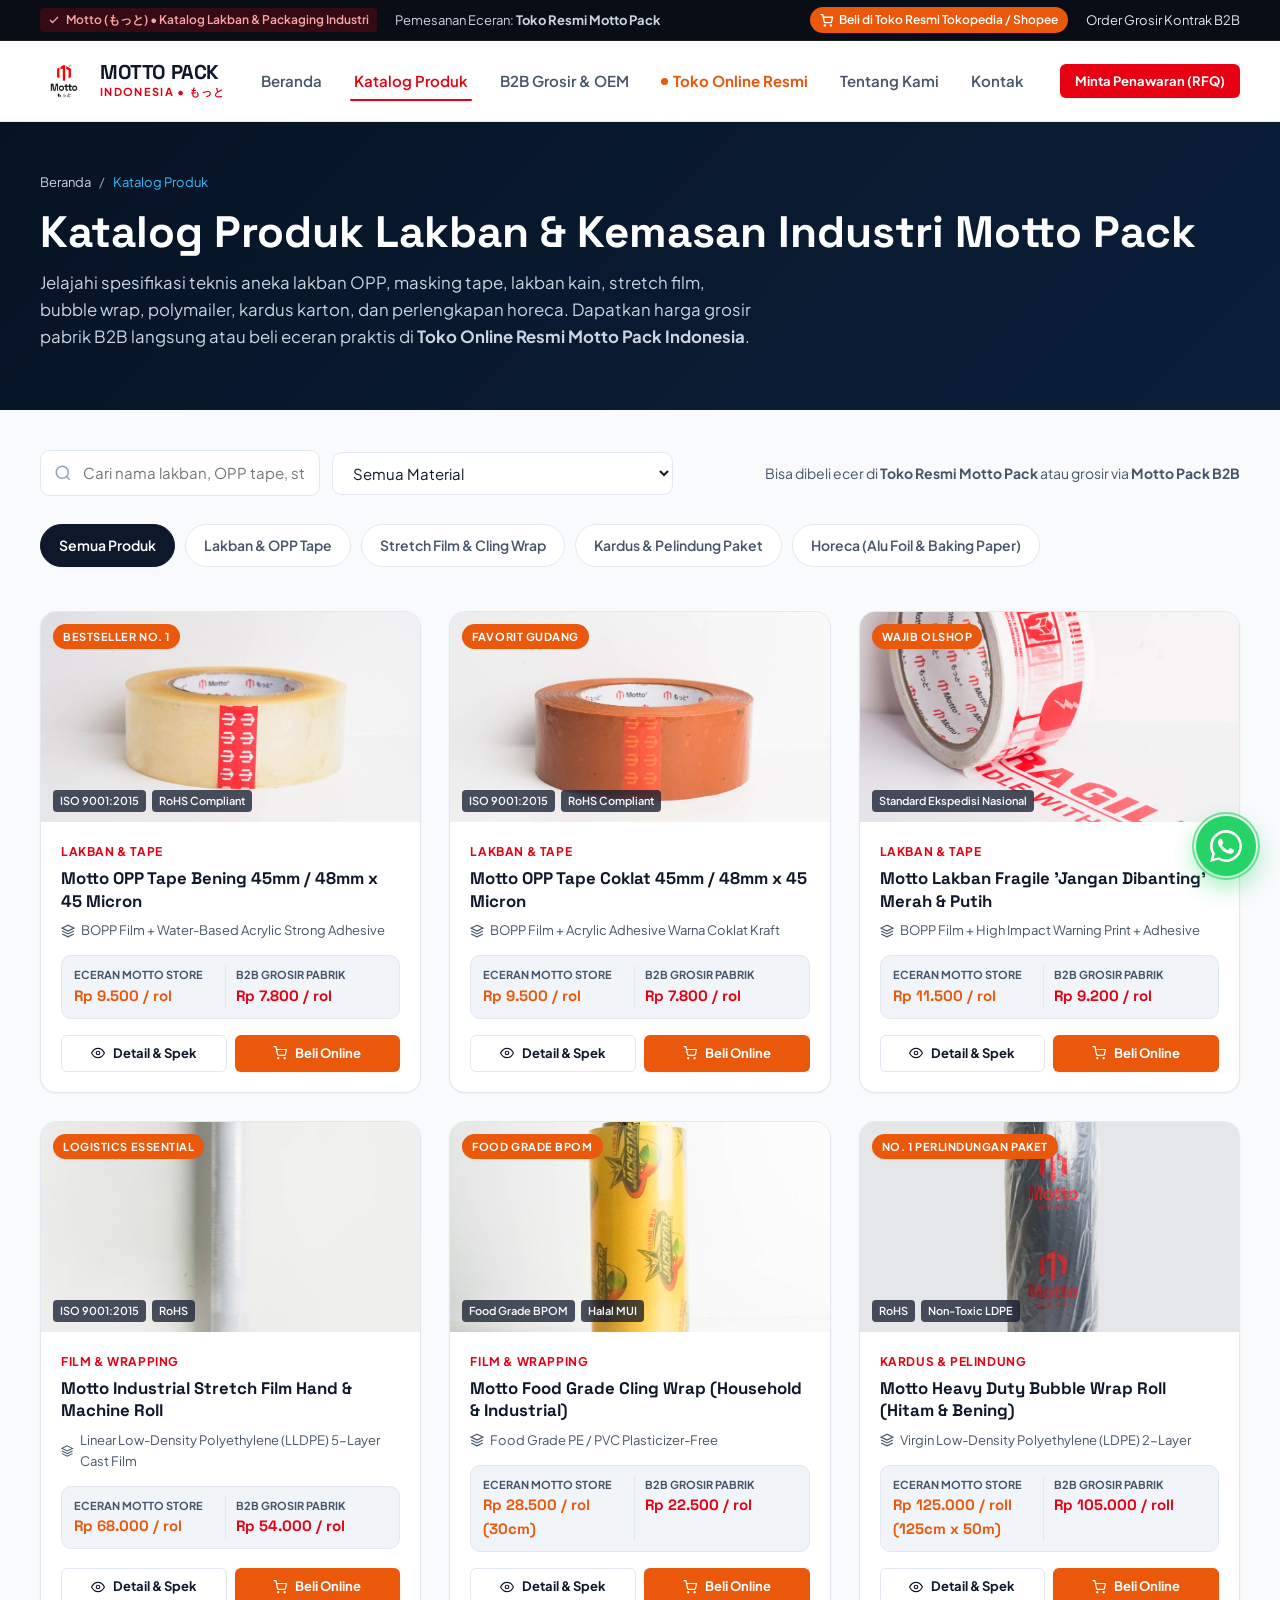
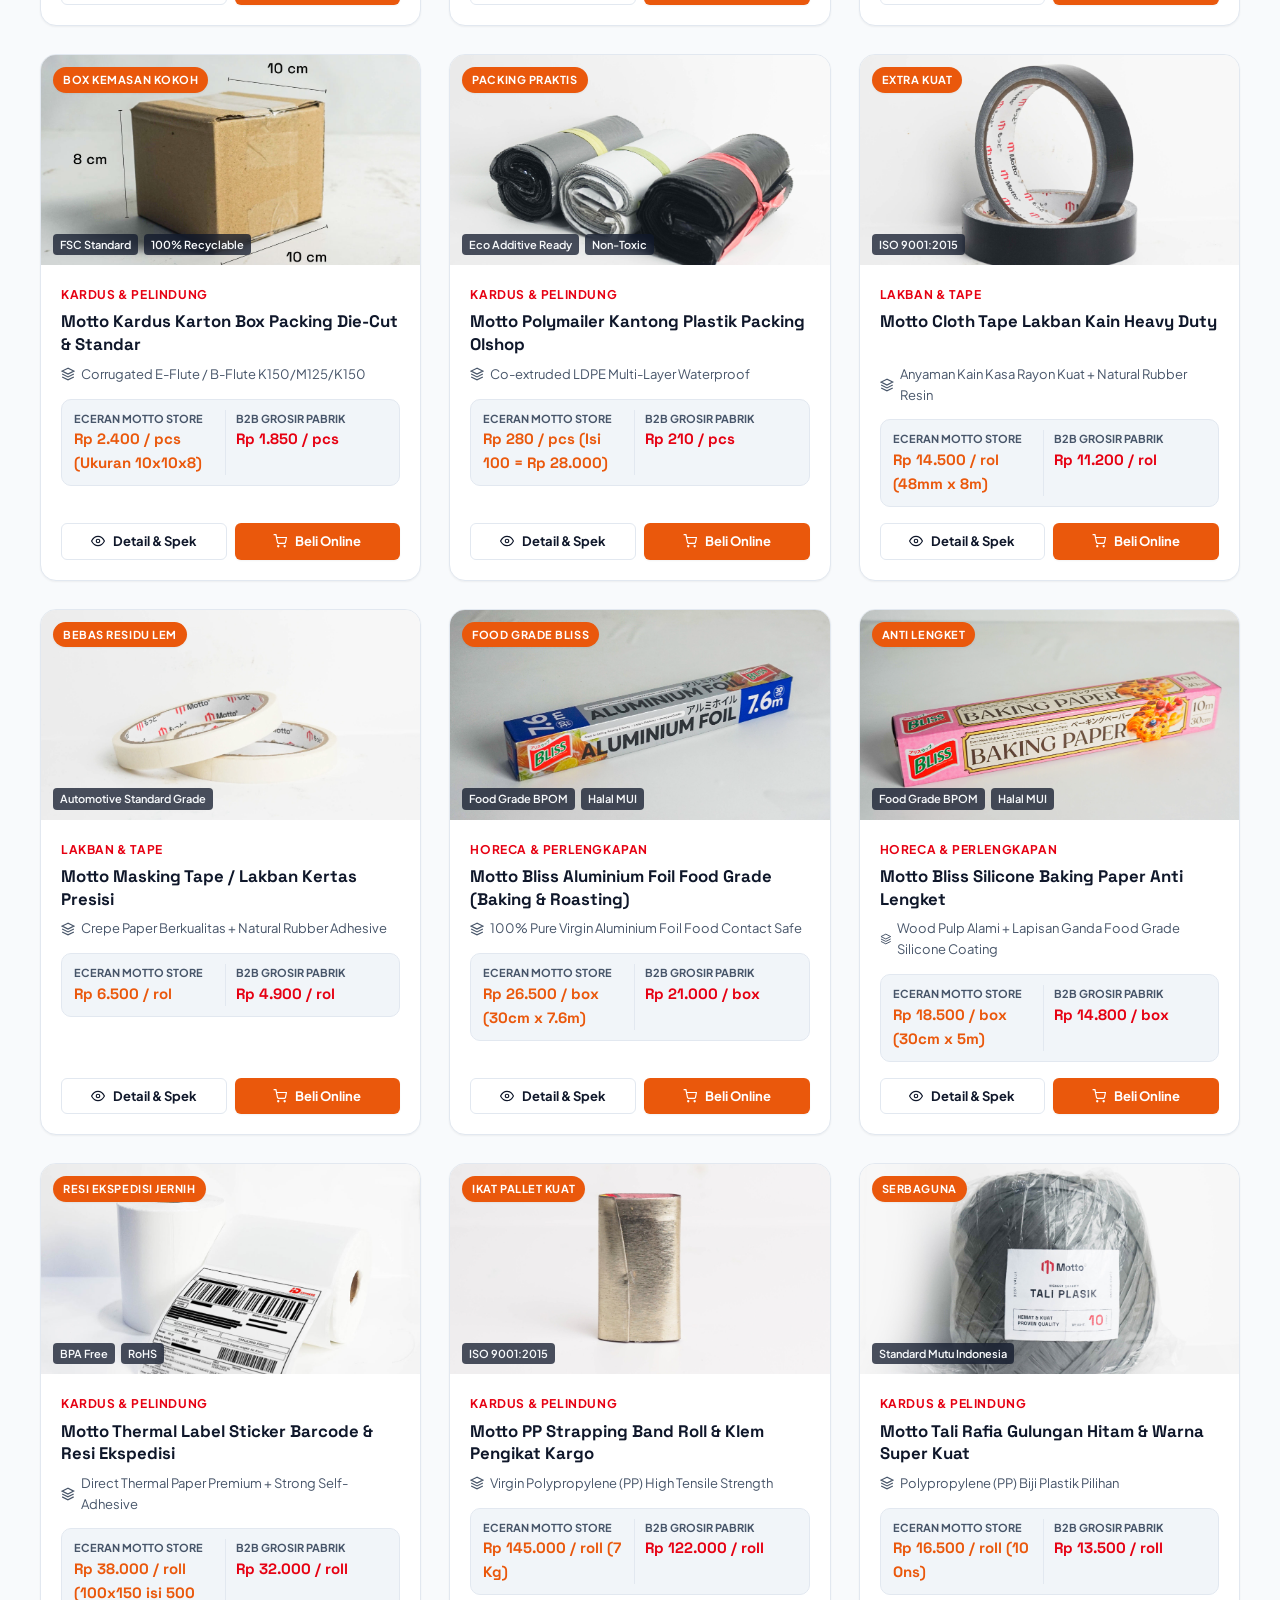
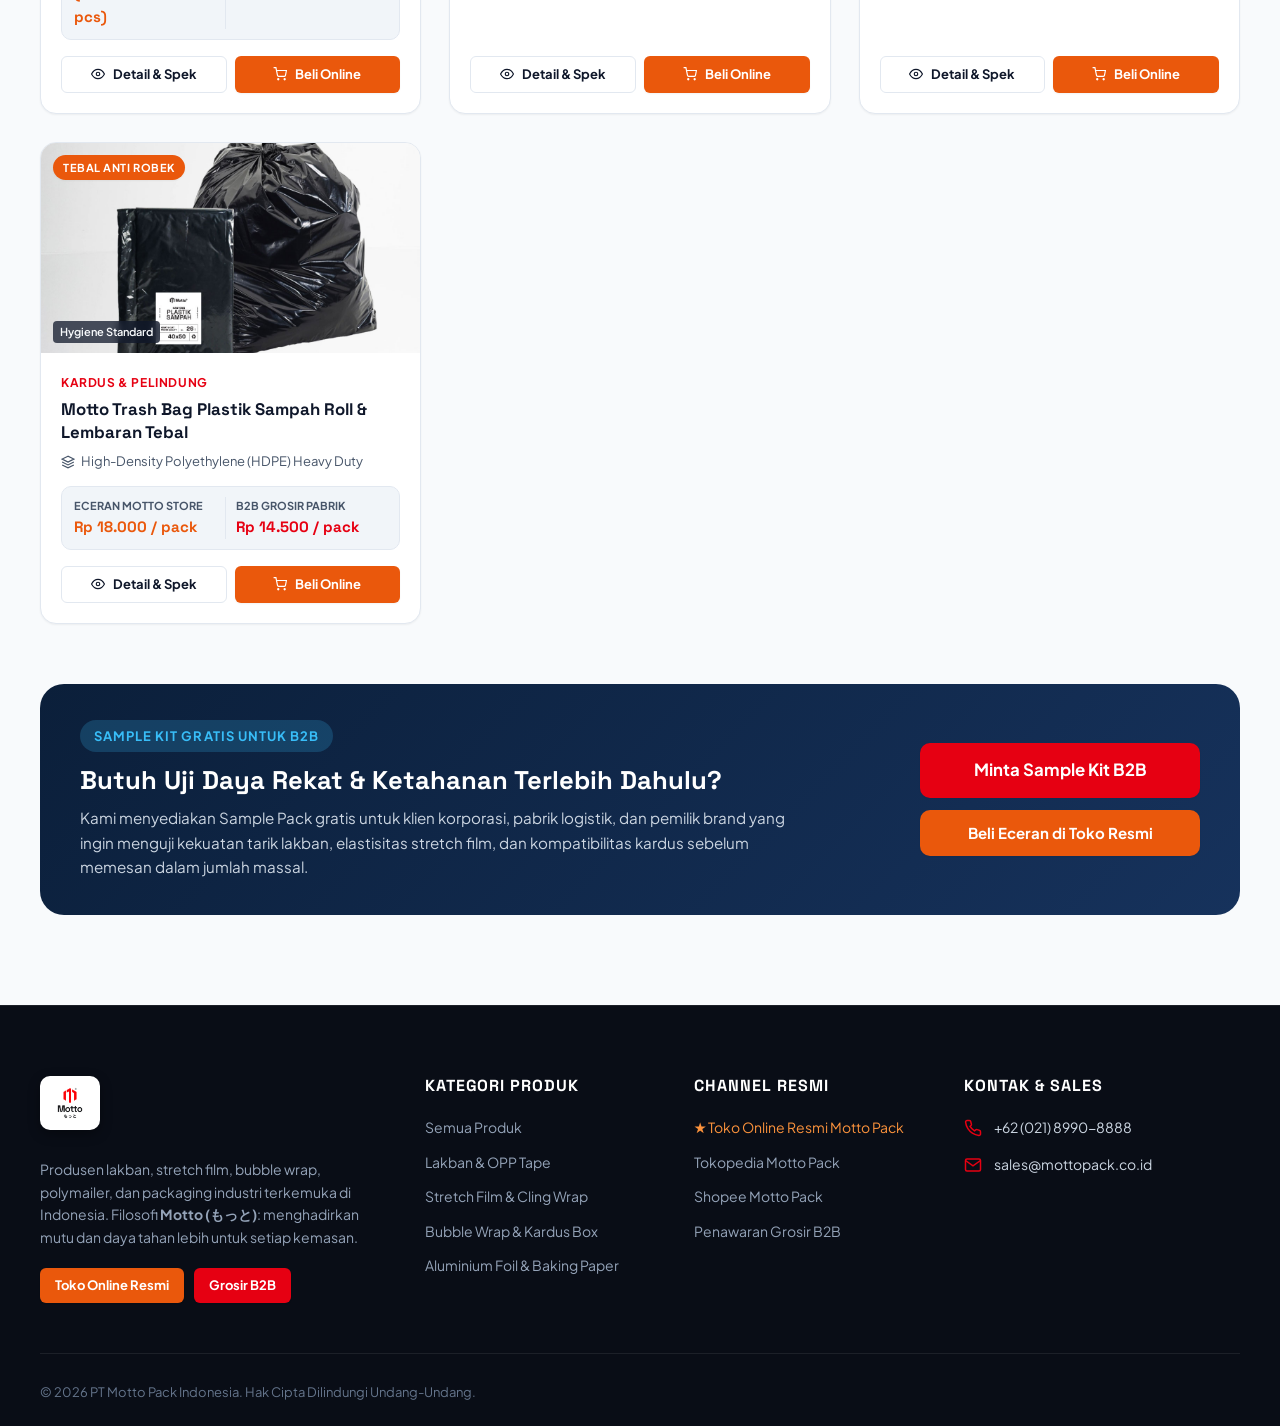
<file: catalog.html>
<!DOCTYPE html>
<html lang="id">
<head>
  <meta charset="UTF-8" />
  <meta name="viewport" content="width=device-width, initial-scale=1.0" />
  <meta name="description" content="Katalog Lengkap Lakban OPP, Stretch Film, Bubble Wrap, Polymailer, Kardus, dan Packaging Horeca dari PT Motto Pack Indonesia." />
  <title>Katalog Produk Kemasan & Lakban | Motto Pack Indonesia</title>
  
  <link rel="stylesheet" href="css/style.css" />
  <link rel="icon" type="image/jpeg" href="assets/motto-logo.jpg" />
</head>
<body>

  <!-- Top Announcement Bar -->
  <div class="topbar">
    <div class="container">
      <div class="topbar-left">
        <span class="topbar-badge" style="background: rgba(230, 0, 18, 0.2); color: #fca5a5;">
          <svg width="12" height="12" viewBox="0 0 24 24" fill="none" stroke="currentColor" stroke-width="2.5"><polyline points="20 6 9 17 4 12"></polyline></svg>
          Motto (もっと) • Katalog Lakban & Packaging Industri
        </span>
        <span>Pemesanan Eceran: <strong>Toko Resmi Motto Pack</strong></span>
      </div>
      <div class="topbar-right">
        <a href="toko-online.html" class="topbar-link sentra-pill">
          <svg width="13" height="13" viewBox="0 0 24 24" fill="none" stroke="currentColor" stroke-width="2.5"><circle cx="9" cy="21" r="1"></circle><circle cx="20" cy="21" r="1"></circle><path d="M1 1h4l2.68 13.39a2 2 0 0 0 2 1.61h9.72a2 2 0 0 0 2-1.61L23 6H6"></path></svg>
          Beli di Toko Resmi Tokopedia / Shopee
        </a>
        <a href="b2b.html" class="topbar-link">Order Grosir Kontrak B2B</a>
      </div>
    </div>
  </div>

  <!-- Header -->
  <header class="site-header">
    <div class="container header-container">
      <a href="index.html" class="brand-logo" aria-label="Motto Pack Indonesia Home">
        <img src="assets/motto-logo.jpg" alt="Motto Pack Indonesia Logo" class="brand-logo-img" />
        <div class="brand-name-group">
          <span class="brand-title">MOTTO PACK</span>
          <span class="brand-subtitle">INDONESIA • もっと</span>
        </div>
      </a>

      <nav class="nav-menu">
        <a href="index.html" class="nav-link">Beranda</a>
        <a href="catalog.html" class="nav-link active">Katalog Produk</a>
        <a href="b2b.html" class="nav-link">B2B Grosir & OEM</a>
        <a href="toko-online.html" class="nav-link sentra-special">
          <span class="dot-badge"></span>
          Toko Online Resmi
        </a>
        <a href="about.html" class="nav-link">Tentang Kami</a>
        <a href="contact.html" class="nav-link">Kontak</a>
      </nav>

      <div class="header-actions">
        <a href="b2b.html#b2b-calc-section" class="btn btn-primary btn-sm header-cta-btn">Minta Penawaran (RFQ)</a>
        <button class="mobile-menu-btn" aria-label="Open Navigation Menu">
          <svg width="24" height="24" viewBox="0 0 24 24" fill="none" stroke="currentColor" stroke-width="2"><line x1="3" y1="12" x2="21" y2="12"></line><line x1="3" y1="6" x2="21" y2="6"></line><line x1="3" y1="18" x2="21" y2="18"></line></svg>
        </button>
      </div>
    </div>
  </header>

  <!-- Mobile Drawer -->
  <div class="mobile-drawer">
    <div class="mobile-drawer-content">
      <div class="drawer-header">
        <div style="display: flex; align-items: center; gap: 10px;">
          <img src="assets/motto-logo.jpg" alt="Motto Logo" style="height: 38px; object-fit: contain;" />
          <div class="brand-name-group">
            <span class="brand-title" style="font-size: 1.15rem;">MOTTO PACK</span>
            <span class="brand-subtitle">INDONESIA • もっと</span>
          </div>
        </div>
        <button class="drawer-close-btn" aria-label="Close menu">
          <svg width="22" height="22" viewBox="0 0 24 24" fill="none" stroke="currentColor" stroke-width="2"><line x1="18" y1="6" x2="6" y2="18"></line><line x1="6" y1="6" x2="18" y2="18"></line></svg>
        </button>
      </div>
      <div class="drawer-links">
        <a href="index.html" class="drawer-link">Beranda</a>
        <a href="catalog.html" class="drawer-link active">Katalog Produk</a>
        <a href="b2b.html" class="drawer-link">B2B Grosir Pabrik</a>
        <a href="toko-online.html" class="drawer-link sentra">Toko Online Resmi ★</a>
        <a href="about.html" class="drawer-link">Profil Perusahaan & Pabrik</a>
        <a href="contact.html" class="drawer-link">Kontak & Lokasi</a>
      </div>
    </div>
  </div>

  <!-- Page Header Banner -->
  <div style="background: linear-gradient(135deg, #071324 0%, #0b1f3a 100%); color: #fff; padding: 50px 0 60px;">
    <div class="container">
      <div style="display: flex; gap: 8px; font-size: 0.8125rem; color: #94a3b8; margin-bottom: 12px;">
        <a href="index.html" style="color: #cbd5e1;">Beranda</a>
        <span>/</span>
        <span style="color: #38bdf8;">Katalog Produk</span>
      </div>
      <h1 style="font-size: clamp(2rem, 3.5vw, 2.75rem); color: #fff; margin-bottom: 10px;">
        Katalog Produk Lakban & Kemasan Industri Motto Pack
      </h1>
      <p style="font-size: 1.05rem; color: #cbd5e1; max-width: 720px; line-height: 1.6;">
        Jelajahi spesifikasi teknis aneka lakban OPP, masking tape, lakban kain, stretch film, bubble wrap, polymailer, kardus karton, dan perlengkapan horeca. Dapatkan harga grosir pabrik B2B langsung atau beli eceran praktis di <strong>Toko Online Resmi Motto Pack Indonesia</strong>.
      </p>
    </div>
  </div>

  <!-- Main Catalog Content Section -->
  <section class="catalog-section" style="padding-top: 40px;">
    <div class="container">
      
      <!-- Search & Filtering Bar -->
      <div class="catalog-header-bar">
        <div class="catalog-controls">
          <div class="search-input-wrap">
            <svg width="18" height="18" viewBox="0 0 24 24" fill="none" stroke="currentColor" stroke-width="2">
              <circle cx="11" cy="11" r="8"></circle>
              <line x1="21" y1="21" x2="16.65" y2="16.65"></line>
            </svg>
            <input type="text" id="catalog-search" class="search-input" placeholder="Cari nama lakban, OPP tape, stretch film, kardus, bubble..." />
          </div>

          <select id="material-filter" class="filter-select" aria-label="Filter berdasarkan material">
            <option value="all">Semua Material</option>
            <option value="BOPP">BOPP Film (Lakban)</option>
            <option value="LLDPE">LLDPE Cast Film (Stretch Film)</option>
            <option value="LDPE">LDPE Polyethylene (Bubble & Polymailer)</option>
            <option value="Corrugated">Corrugated Flute (Kardus)</option>
            <option value="Kain">Kain Kasa Rayon (Cloth Tape)</option>
            <option value="Crepe">Crepe Paper (Masking Tape)</option>
            <option value="Thermal">Direct Thermal Paper (Label Barcode)</option>
            <option value="Aluminium">Aluminium Foil Murni</option>
            <option value="Silicone">Silicone Baking Paper</option>
          </select>
        </div>

        <div style="font-size: 0.875rem; color: var(--color-text-muted);">
          Bisa dibeli ecer di <strong>Toko Resmi Motto Pack</strong> atau grosir via <strong>Motto Pack B2B</strong>
        </div>
      </div>

      <!-- Category Filter Pills -->
      <div class="category-pills">
        <button class="pill-btn active" data-category="all">Semua Produk</button>
        <button class="pill-btn" data-category="tape">Lakban & OPP Tape</button>
        <button class="pill-btn" data-category="film">Stretch Film & Cling Wrap</button>
        <button class="pill-btn" data-category="industrial">Kardus & Pelindung Paket</button>
        <button class="pill-btn" data-category="horeca">Horeca (Alu Foil & Baking Paper)</button>
      </div>

      <!-- Dynamic Products Grid -->
      <div class="products-grid" id="catalog-products-grid">
        <!-- Injected by js/main.js -->
      </div>

      <!-- Sample Kit Request Banner -->
      <div style="margin-top: 60px; background: linear-gradient(135deg, #0b1f3a, #16325c); border-radius: var(--radius-xl); padding: 36px 40px; color: #fff; display: grid; grid-template-columns: 1.3fr 0.7fr; gap: 30px; align-items: center;">
        <div>
          <span class="section-label" style="background: rgba(56, 189, 248, 0.2); color: #38bdf8;">Sample Kit Gratis untuk B2B</span>
          <h3 style="font-size: 1.6rem; color: #fff; margin-bottom: 10px;">Butuh Uji Daya Rekat & Ketahanan Terlebih Dahulu?</h3>
          <p style="color: #cbd5e1; font-size: 0.95rem; line-height: 1.6;">
            Kami menyediakan Sample Pack gratis untuk klien korporasi, pabrik logistik, dan pemilik brand yang ingin menguji kekuatan tarik lakban, elastisitas stretch film, dan kompatibilitas kardus sebelum memesan dalam jumlah massal.
          </p>
        </div>
        <div style="text-align: right; display: flex; flex-direction: column; gap: 12px; align-items: flex-end;">
          <a href="b2b.html#b2b-calc-section" class="btn btn-primary btn-lg" style="width: 100%; max-width: 280px; justify-content: center;">
            Minta Sample Kit B2B
          </a>
          <a href="toko-online.html" class="btn btn-sentra" style="width: 100%; max-width: 280px; justify-content: center;">
            Beli Eceran di Toko Resmi
          </a>
        </div>
      </div>

    </div>
  </section>

  <!-- Product Detail & Specs Modal -->
  <div class="modal-overlay" id="product-modal" aria-hidden="true">
    <div class="modal-dialog">
      <button class="modal-close-btn" id="modal-close-btn" aria-label="Close modal">
        <svg width="20" height="20" viewBox="0 0 24 24" fill="none" stroke="currentColor" stroke-width="2"><line x1="18" y1="6" x2="6" y2="18"></line><line x1="6" y1="6" x2="18" y2="18"></line></svg>
      </button>
      <div id="modal-dynamic-content">
        <!-- Injected by main.js -->
      </div>
    </div>
  </div>

  <!-- Floating WhatsApp Concierge Button -->
  <a href="https://wa.me/6281288889999" target="_blank" rel="noopener noreferrer" class="floating-wa-btn" aria-label="Chat WhatsApp Sales Motto Pack">
    <svg width="32" height="32" viewBox="0 0 24 24" fill="currentColor">
      <path d="M20.52 3.48A11.93 11.93 0 0 0 12 0C5.37 0 0 5.37 0 12c0 2.11.55 4.17 1.6 6L.07 24l6.19-1.62A11.94 11.94 0 0 0 12 24c6.63 0 12-5.37 12-12 0-3.21-1.25-6.22-3.48-8.52zM12 22c-1.8 0-3.56-.49-5.1-1.41l-.37-.22-3.78.99 1.01-3.69-.24-.38A9.97 9.97 0 0 1 2 12C2 6.48 6.48 2 12 2c2.67 0 5.18 1.04 7.07 2.93A9.93 9.93 0 0 1 22 12c0 5.52-4.48 10-10 10zm5.46-7.38c-.3-.15-1.77-.87-2.04-.97-.27-.1-.47-.15-.67.15-.2.3-.77.97-.95 1.17-.17.2-.35.22-.65.07-.3-.15-1.27-.47-2.42-1.5-.9-.8-1.5-1.79-1.68-2.09-.17-.3-.02-.46.13-.61.14-.14.3-.35.45-.52.15-.17.2-.3.3-.5.1-.2.05-.37-.02-.52-.08-.15-.67-1.62-.92-2.22-.24-.58-.49-.5-.67-.51-.17-.01-.37-.01-.57-.01-.2 0-.52.07-.8.37-.27.3-1.05 1.03-1.05 2.51s1.07 2.92 1.22 3.12c.15.2 2.11 3.22 5.11 4.51.71.31 1.27.49 1.7.63.72.23 1.37.2 1.89.12.58-.09 1.77-.72 2.02-1.42.25-.7.25-1.3.17-1.42-.07-.13-.27-.2-.57-.35z"/>
    </svg>
  </a>

  <!-- Footer -->
  <footer class="site-footer">
    <div class="container">
      <div class="footer-top">
        <div class="footer-col-brand">
          <div class="brand-logo" style="margin-bottom: 12px;">
            <img src="assets/motto-logo.jpg" alt="Motto Pack Indonesia Logo" class="footer-logo-img" />
          </div>
          <p>
            Produsen lakban, stretch film, bubble wrap, polymailer, dan packaging industri terkemuka di Indonesia. Filosofi <strong>Motto (もっと)</strong>: menghadirkan mutu dan daya tahan lebih untuk setiap kemasan.
          </p>
          <div style="display: flex; gap: 10px;">
            <a href="toko-online.html" class="btn btn-sentra btn-sm">Toko Online Resmi</a>
            <a href="b2b.html" class="btn btn-primary btn-sm">Grosir B2B</a>
          </div>
        </div>

        <div class="footer-col">
          <h4>Kategori Produk</h4>
          <div class="footer-links">
            <a href="catalog.html">Semua Produk</a>
            <a href="catalog.html">Lakban & OPP Tape</a>
            <a href="catalog.html">Stretch Film & Cling Wrap</a>
            <a href="catalog.html">Bubble Wrap & Kardus Box</a>
            <a href="catalog.html">Aluminium Foil & Baking Paper</a>
          </div>
        </div>

        <div class="footer-col">
          <h4>Channel Resmi</h4>
          <div class="footer-links">
            <a href="toko-online.html" style="color: #fb923c;">★ Toko Online Resmi Motto Pack</a>
            <a href="https://www.tokopedia.com" target="_blank" rel="noopener noreferrer">Tokopedia Motto Pack</a>
            <a href="https://shopee.co.id" target="_blank" rel="noopener noreferrer">Shopee Motto Pack</a>
            <a href="b2b.html">Penawaran Grosir B2B</a>
          </div>
        </div>

        <div class="footer-col">
          <h4>Kontak & Sales</h4>
          <div class="footer-contact-list">
            <div class="footer-contact-item">
              <svg width="18" height="18" viewBox="0 0 24 24" fill="none" stroke="currentColor" stroke-width="2"><path d="M22 16.92v3a2 2 0 0 1-2.18 2 19.79 19.79 0 0 1-8.63-3.07 19.5 19.5 0 0 1-6-6 19.79 19.79 0 0 1-3.07-8.67A2 2 0 0 1 4.11 2h3a2 2 0 0 1 2 1.72 12.84 12.84 0 0 0 .7 2.81 2 2 0 0 1-.45 2.11L8.09 9.91a16 16 0 0 0 6 6l1.27-1.27a2 2 0 0 1 2.11-.45 12.84 12.84 0 0 0 2.81.7A2 2 0 0 1 22 16.92z"></path></svg>
              <span>+62 (021) 8990-8888</span>
            </div>
            <div class="footer-contact-item">
              <svg width="18" height="18" viewBox="0 0 24 24" fill="none" stroke="currentColor" stroke-width="2"><path d="M4 4h16c1.1 0 2 .9 2 2v12c0 1.1-.9 2-2 2H4c-1.1 0-2-.9-2-2V6c0-1.1.9-2 2-2z"></path><polyline points="22,6 12,13 2,6"></polyline></svg>
              <span>sales@mottopack.co.id</span>
            </div>
          </div>
        </div>
      </div>

      <div class="footer-bottom">
        <div>&copy; 2026 PT Motto Pack Indonesia. Hak Cipta Dilindungi Undang-Undang.</div>
      </div>
    </div>
  </footer>

  <script src="js/products-data.js"></script>
  <script src="js/main.js"></script>
</body>
</html>
</file>
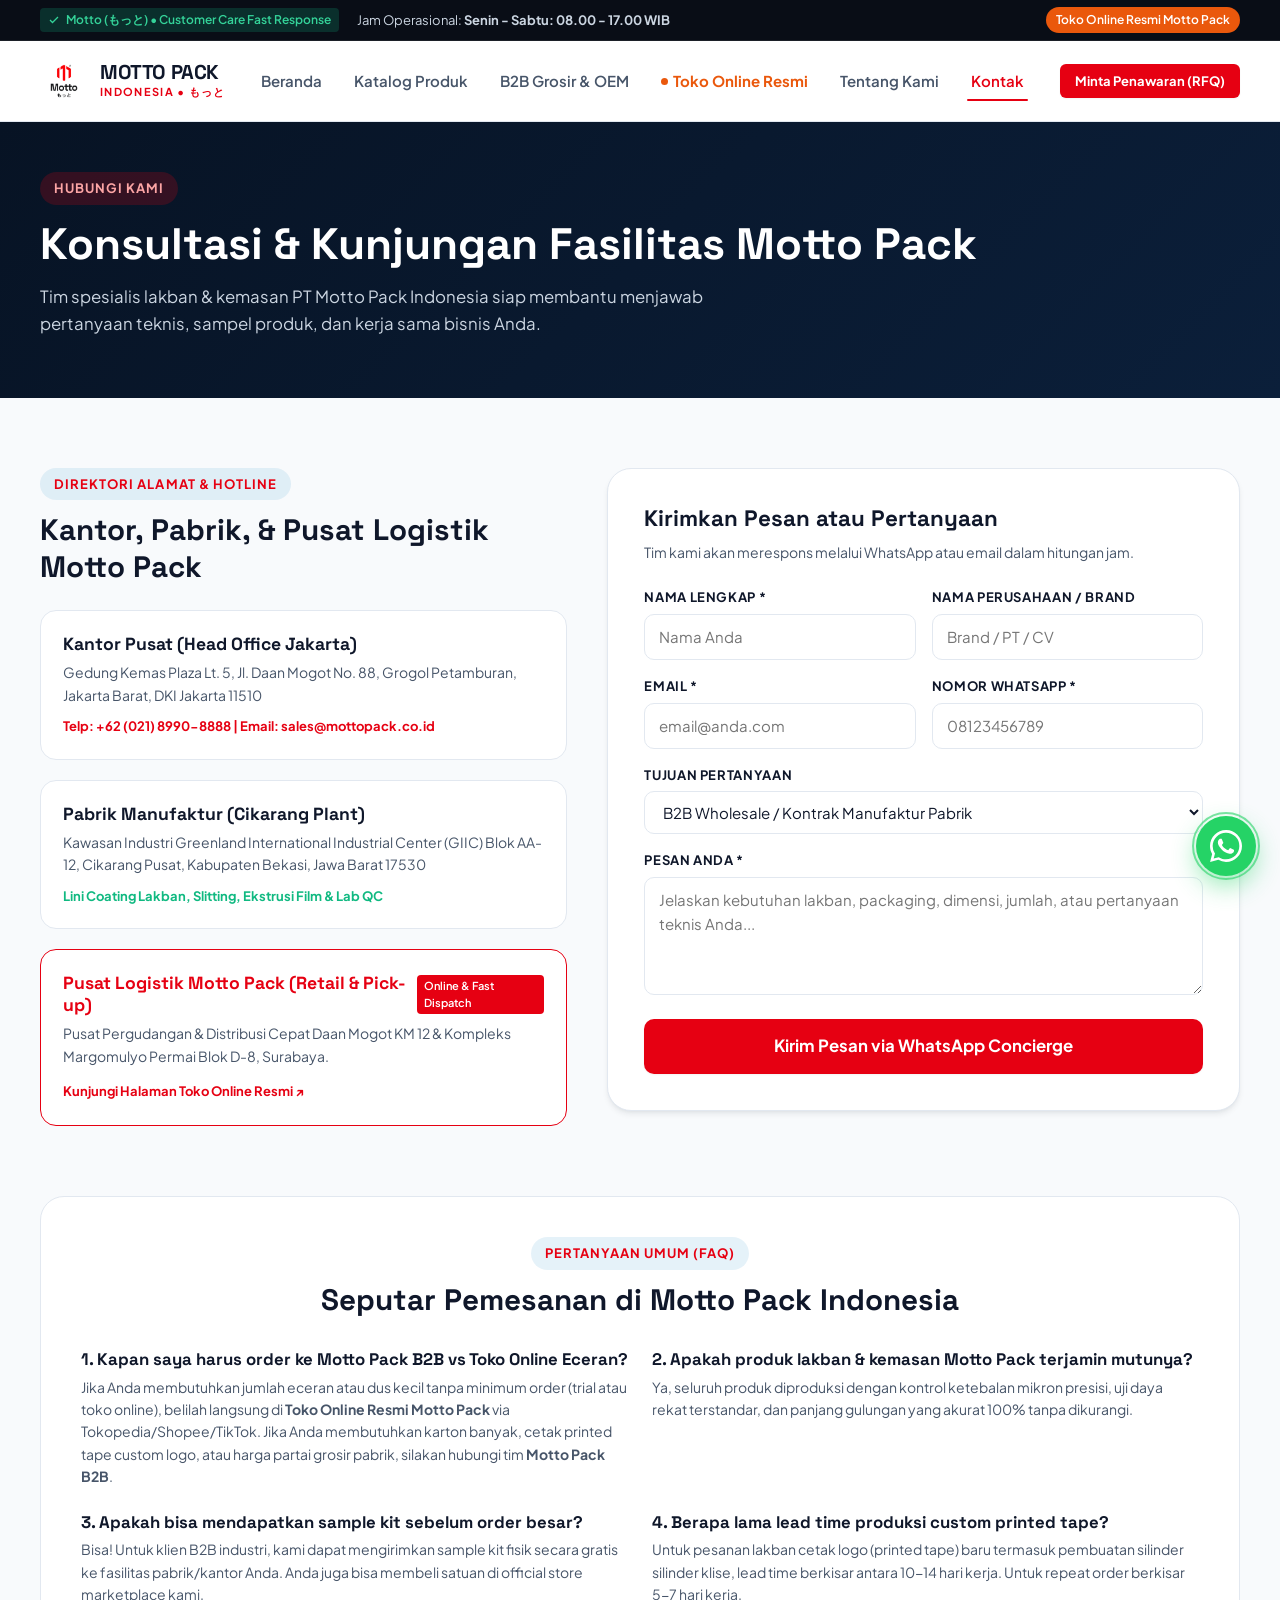
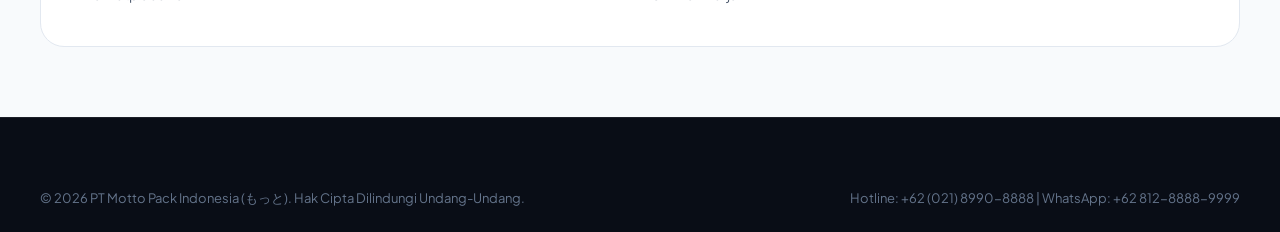
<file: contact.html>
<!DOCTYPE html>
<html lang="id">
<head>
  <meta charset="UTF-8" />
  <meta name="viewport" content="width=device-width, initial-scale=1.0" />
  <meta name="description" content="Hubungi PT Motto Pack Indonesia. Kantor pusat Jakarta, pabrik Cikarang, dan layanan konsultasi lakban & packaging B2B serta toko online resmi." />
  <title>Kontak Kami & Lokasi Pabrik | PT Motto Pack Indonesia</title>
  
  <link rel="stylesheet" href="css/style.css" />
  <link rel="icon" type="image/jpeg" href="assets/motto-logo.jpg" />
</head>
<body>

  <!-- Top Announcement Bar -->
  <div class="topbar">
    <div class="container">
      <div class="topbar-left">
        <span class="topbar-badge">
          <svg width="12" height="12" viewBox="0 0 24 24" fill="none" stroke="currentColor" stroke-width="2.5"><polyline points="20 6 9 17 4 12"></polyline></svg>
          Motto (もっと) • Customer Care Fast Response
        </span>
        <span>Jam Operasional: <strong>Senin - Sabtu: 08.00 - 17.00 WIB</strong></span>
      </div>
      <div class="topbar-right">
        <a href="toko-online.html" class="topbar-link sentra-pill">Toko Online Resmi Motto Pack</a>
      </div>
    </div>
  </div>

  <!-- Header -->
  <header class="site-header">
    <div class="container header-container">
      <a href="index.html" class="brand-logo" aria-label="Motto Pack Indonesia Home">
        <img src="assets/motto-logo.jpg" alt="Motto Pack Indonesia Logo" class="brand-logo-img" />
        <div class="brand-name-group">
          <span class="brand-title">MOTTO PACK</span>
          <span class="brand-subtitle">INDONESIA • もっと</span>
        </div>
      </a>

      <nav class="nav-menu">
        <a href="index.html" class="nav-link">Beranda</a>
        <a href="catalog.html" class="nav-link">Katalog Produk</a>
        <a href="b2b.html" class="nav-link">B2B Grosir & OEM</a>
        <a href="toko-online.html" class="nav-link sentra-special">
          <span class="dot-badge"></span>
          Toko Online Resmi
        </a>
        <a href="about.html" class="nav-link">Tentang Kami</a>
        <a href="contact.html" class="nav-link active">Kontak</a>
      </nav>

      <div class="header-actions">
        <a href="b2b.html#b2b-calc-section" class="btn btn-primary btn-sm header-cta-btn">Minta Penawaran (RFQ)</a>
        <button class="mobile-menu-btn" aria-label="Open Navigation Menu">
          <svg width="24" height="24" viewBox="0 0 24 24" fill="none" stroke="currentColor" stroke-width="2"><line x1="3" y1="12" x2="21" y2="12"></line><line x1="3" y1="6" x2="21" y2="6"></line><line x1="3" y1="18" x2="21" y2="18"></line></svg>
        </button>
      </div>
    </div>
  </header>

  <!-- Mobile Drawer -->
  <div class="mobile-drawer">
    <div class="mobile-drawer-content">
      <div class="drawer-header">
        <div style="display: flex; align-items: center; gap: 10px;">
          <img src="assets/motto-logo.jpg" alt="Motto Logo" style="height: 38px; object-fit: contain;" />
          <div class="brand-name-group">
            <span class="brand-title" style="font-size: 1.15rem;">MOTTO PACK</span>
            <span class="brand-subtitle">INDONESIA • もっと</span>
          </div>
        </div>
        <button class="drawer-close-btn" aria-label="Close menu">
          <svg width="22" height="22" viewBox="0 0 24 24" fill="none" stroke="currentColor" stroke-width="2"><line x1="18" y1="6" x2="6" y2="18"></line><line x1="6" y1="6" x2="18" y2="18"></line></svg>
        </button>
      </div>
      <div class="drawer-links">
        <a href="index.html" class="drawer-link">Beranda</a>
        <a href="catalog.html" class="drawer-link">Katalog Produk</a>
        <a href="b2b.html" class="drawer-link">B2B Grosir Pabrik</a>
        <a href="toko-online.html" class="drawer-link sentra">Toko Online Resmi ★</a>
        <a href="about.html" class="drawer-link">Profil Perusahaan & Pabrik</a>
        <a href="contact.html" class="drawer-link active">Kontak & Lokasi</a>
      </div>
    </div>
  </div>

  <!-- Page Header -->
  <div style="background: linear-gradient(135deg, #071324 0%, #0b1f3a 100%); color: #fff; padding: 50px 0 60px;">
    <div class="container">
      <span class="section-label" style="background: rgba(230, 0, 18, 0.2); color: #fca5a5;">Hubungi Kami</span>
      <h1 style="font-size: clamp(2rem, 3.5vw, 2.75rem); color: #fff; margin-bottom: 12px;">
        Konsultasi & Kunjungan Fasilitas Motto Pack
      </h1>
      <p style="font-size: 1.05rem; color: #cbd5e1; max-width: 720px; line-height: 1.6;">
        Tim spesialis lakban & kemasan PT Motto Pack Indonesia siap membantu menjawab pertanyaan teknis, sampel produk, dan kerja sama bisnis Anda.
      </p>
    </div>
  </div>

  <!-- Contact Grid & Form -->
  <section style="padding: 70px 0; background: var(--color-bg);">
    <div class="container">
      <div style="display: grid; grid-template-columns: 1fr 1.2fr; gap: 40px; align-items: flex-start;">
        
        <!-- Contact Directory -->
        <div>
          <span class="section-label">Direktori Alamat & Hotline</span>
          <h2 style="font-size: 1.85rem; color: var(--color-primary); margin-bottom: 24px;">Kantor, Pabrik, & Pusat Logistik Motto Pack</h2>

          <div style="display: flex; flex-direction: column; gap: 20px;">
            <div style="background: #fff; border: 1.5px solid var(--color-border); border-radius: var(--radius-lg); padding: 22px;">
              <h4 style="font-size: 1.1rem; color: var(--color-primary); margin-bottom: 6px;">Kantor Pusat (Head Office Jakarta)</h4>
              <p style="font-size: 0.875rem; color: var(--color-text-muted); line-height: 1.6; margin-bottom: 10px;">
                Gedung Kemas Plaza Lt. 5, Jl. Daan Mogot No. 88, Grogol Petamburan, Jakarta Barat, DKI Jakarta 11510
              </p>
              <div style="font-size: 0.8125rem; color: var(--color-accent); font-weight: 700;">
                Telp: +62 (021) 8990-8888 | Email: sales@mottopack.co.id
              </div>
            </div>

            <div style="background: #fff; border: 1.5px solid var(--color-border); border-radius: var(--radius-lg); padding: 22px;">
              <h4 style="font-size: 1.1rem; color: var(--color-primary); margin-bottom: 6px;">Pabrik Manufaktur (Cikarang Plant)</h4>
              <p style="font-size: 0.875rem; color: var(--color-text-muted); line-height: 1.6; margin-bottom: 10px;">
                Kawasan Industri Greenland International Industrial Center (GIIC) Blok AA-12, Cikarang Pusat, Kabupaten Bekasi, Jawa Barat 17530
              </p>
              <div style="font-size: 0.8125rem; color: var(--color-eco); font-weight: 700;">
                Lini Coating Lakban, Slitting, Ekstrusi Film & Lab QC
              </div>
            </div>

            <div style="background: #fff; border: 1.5px solid #e60012; border-radius: var(--radius-lg); padding: 22px;">
              <div style="display: flex; align-items: center; justify-content: space-between; margin-bottom: 6px;">
                <h4 style="font-size: 1.1rem; color: #e60012;">Pusat Logistik Motto Pack (Retail & Pick-up)</h4>
                <span class="cert-micro" style="background: #e60012; color: #fff;">Online & Fast Dispatch</span>
              </div>
              <p style="font-size: 0.875rem; color: var(--color-text-muted); line-height: 1.6; margin-bottom: 10px;">
                Pusat Pergudangan & Distribusi Cepat Daan Mogot KM 12 & Kompleks Margomulyo Permai Blok D-8, Surabaya.
              </p>
              <a href="toko-online.html" style="font-size: 0.8125rem; color: #e60012; font-weight: 700;">
                Kunjungi Halaman Toko Online Resmi ↗
              </a>
            </div>
          </div>
        </div>

        <!-- Interactive Quick Contact Form -->
        <div style="background: #fff; border: 1.5px solid var(--color-border); border-radius: var(--radius-xl); padding: 36px; box-shadow: var(--shadow-md);">
          <h3 style="font-size: 1.4rem; color: var(--color-primary); margin-bottom: 8px;">Kirimkan Pesan atau Pertanyaan</h3>
          <p style="font-size: 0.875rem; color: var(--color-text-muted); margin-bottom: 24px;">Tim kami akan merespons melalui WhatsApp atau email dalam hitungan jam.</p>

          <form onsubmit="handleContactSubmit(event)">
            <div style="display: grid; grid-template-columns: 1fr 1fr; gap: 16px; margin-bottom: 16px;">
              <div class="form-group">
                <label class="form-label" for="c-name">Nama Lengkap *</label>
                <input type="text" id="c-name" class="form-input" placeholder="Nama Anda" required />
              </div>
              <div class="form-group">
                <label class="form-label" for="c-company">Nama Perusahaan / Brand</label>
                <input type="text" id="c-company" class="form-input" placeholder="Brand / PT / CV" />
              </div>
            </div>

            <div style="display: grid; grid-template-columns: 1fr 1fr; gap: 16px; margin-bottom: 16px;">
              <div class="form-group">
                <label class="form-label" for="c-email">Email *</label>
                <input type="email" id="c-email" class="form-input" placeholder="email@anda.com" required />
              </div>
              <div class="form-group">
                <label class="form-label" for="c-phone">Nomor WhatsApp *</label>
                <input type="tel" id="c-phone" class="form-input" placeholder="08123456789" required />
              </div>
            </div>

            <div class="form-group" style="margin-bottom: 16px;">
              <label class="form-label" for="c-subject">Tujuan Pertanyaan</label>
              <select id="c-subject" class="form-select">
                <option value="B2B Wholesale / Kontrak Manufaktur Pabrik">B2B Wholesale / Kontrak Manufaktur Pabrik</option>
                <option value="Pembelian Eceran di Toko Online Resmi">Pembelian Eceran di Toko Online Resmi</option>
                <option value="Permintaan Sample Kit Fisik Gratis">Permintaan Sample Kit Fisik Gratis</option>
                <option value="Kerja Sama Reseller / Distributor Daerah">Kerja Sama Reseller / Distributor Daerah</option>
                <option value="Lainnya">Lainnya</option>
              </select>
            </div>

            <div class="form-group" style="margin-bottom: 24px;">
              <label class="form-label" for="c-message">Pesan Anda *</label>
              <textarea id="c-message" class="form-input" rows="4" placeholder="Jelaskan kebutuhan lakban, packaging, dimensi, jumlah, atau pertanyaan teknis Anda..." required></textarea>
            </div>

            <button type="submit" class="btn btn-primary btn-lg" style="width: 100%;">
              Kirim Pesan via WhatsApp Concierge
            </button>
          </form>
        </div>

      </div>

      <!-- FAQ Section -->
      <div style="margin-top: 70px; background: #fff; border-radius: var(--radius-xl); padding: 40px; border: 1.5px solid var(--color-border);">
        <div class="text-center" style="margin-bottom: 30px;">
          <span class="section-label">Pertanyaan Umum (FAQ)</span>
          <h2 style="font-size: 1.85rem; color: var(--color-primary); margin-bottom: 8px;">Seputar Pemesanan di Motto Pack Indonesia</h2>
        </div>

        <div style="display: grid; grid-template-columns: 1fr 1fr; gap: 24px;">
          <div>
            <h4 style="font-size: 1.05rem; color: var(--color-primary); margin-bottom: 6px;">1. Kapan saya harus order ke Motto Pack B2B vs Toko Online Eceran?</h4>
            <p style="font-size: 0.875rem; color: var(--color-text-muted); line-height: 1.6;">
              Jika Anda membutuhkan jumlah eceran atau dus kecil tanpa minimum order (trial atau toko online), belilah langsung di <strong>Toko Online Resmi Motto Pack</strong> via Tokopedia/Shopee/TikTok. Jika Anda membutuhkan karton banyak, cetak printed tape custom logo, atau harga partai grosir pabrik, silakan hubungi tim <strong>Motto Pack B2B</strong>.
            </p>
          </div>

          <div>
            <h4 style="font-size: 1.05rem; color: var(--color-primary); margin-bottom: 6px;">2. Apakah produk lakban & kemasan Motto Pack terjamin mutunya?</h4>
            <p style="font-size: 0.875rem; color: var(--color-text-muted); line-height: 1.6;">
              Ya, seluruh produk diproduksi dengan kontrol ketebalan mikron presisi, uji daya rekat terstandar, dan panjang gulungan yang akurat 100% tanpa dikurangi.
            </p>
          </div>

          <div>
            <h4 style="font-size: 1.05rem; color: var(--color-primary); margin-bottom: 6px;">3. Apakah bisa mendapatkan sample kit sebelum order besar?</h4>
            <p style="font-size: 0.875rem; color: var(--color-text-muted); line-height: 1.6;">
              Bisa! Untuk klien B2B industri, kami dapat mengirimkan sample kit fisik secara gratis ke fasilitas pabrik/kantor Anda. Anda juga bisa membeli satuan di official store marketplace kami.
            </p>
          </div>

          <div>
            <h4 style="font-size: 1.05rem; color: var(--color-primary); margin-bottom: 6px;">4. Berapa lama lead time produksi custom printed tape?</h4>
            <p style="font-size: 0.875rem; color: var(--color-text-muted); line-height: 1.6;">
              Untuk pesanan lakban cetak logo (printed tape) baru termasuk pembuatan silinder silinder klise, lead time berkisar antara 10-14 hari kerja. Untuk repeat order berkisar 5-7 hari kerja.
            </p>
          </div>
        </div>
      </div>

    </div>
  </section>

  <!-- Floating WhatsApp Concierge Button -->
  <a href="https://wa.me/6281288889999" target="_blank" rel="noopener noreferrer" class="floating-wa-btn" aria-label="Chat WhatsApp Sales Motto Pack">
    <svg width="32" height="32" viewBox="0 0 24 24" fill="currentColor">
      <path d="M20.52 3.48A11.93 11.93 0 0 0 12 0C5.37 0 0 5.37 0 12c0 2.11.55 4.17 1.6 6L.07 24l6.19-1.62A11.94 11.94 0 0 0 12 24c6.63 0 12-5.37 12-12 0-3.21-1.25-6.22-3.48-8.52zM12 22c-1.8 0-3.56-.49-5.1-1.41l-.37-.22-3.78.99 1.01-3.69-.24-.38A9.97 9.97 0 0 1 2 12C2 6.48 6.48 2 12 2c2.67 0 5.18 1.04 7.07 2.93A9.93 9.93 0 0 1 22 12c0 5.52-4.48 10-10 10zm5.46-7.38c-.3-.15-1.77-.87-2.04-.97-.27-.1-.47-.15-.67.15-.2.3-.77.97-.95 1.17-.17.2-.35.22-.65.07-.3-.15-1.27-.47-2.42-1.5-.9-.8-1.5-1.79-1.68-2.09-.17-.3-.02-.46.13-.61.14-.14.3-.35.45-.52.15-.17.2-.3.3-.5.1-.2.05-.37-.02-.52-.08-.15-.67-1.62-.92-2.22-.24-.58-.49-.5-.67-.51-.17-.01-.37-.01-.57-.01-.2 0-.52.07-.8.37-.27.3-1.05 1.03-1.05 2.51s1.07 2.92 1.22 3.12c.15.2 2.11 3.22 5.11 4.51.71.31 1.27.49 1.7.63.72.23 1.37.2 1.89.12.58-.09 1.77-.72 2.02-1.42.25-.7.25-1.3.17-1.42-.07-.13-.27-.2-.57-.35z"/>
    </svg>
  </a>

  <!-- Footer -->
  <footer class="site-footer">
    <div class="container">
      <div class="footer-bottom" style="padding-top: 0; border: none;">
        <div>&copy; 2026 PT Motto Pack Indonesia (もっと). Hak Cipta Dilindungi Undang-Undang.</div>
        <div>Hotline: +62 (021) 8990-8888 | WhatsApp: +62 812-8888-9999</div>
      </div>
    </div>
  </footer>

  <script src="js/products-data.js"></script>
  <script src="js/main.js"></script>
  <script>
    function handleContactSubmit(e) {
      e.preventDefault();
      const name = document.getElementById('c-name').value;
      const company = document.getElementById('c-company').value || '-';
      const email = document.getElementById('c-email').value;
      const phone = document.getElementById('c-phone').value;
      const subject = document.getElementById('c-subject').value;
      const message = document.getElementById('c-message').value;

      const msg = `Halo PT Motto Pack Indonesia,%0A%0ASaya mengirimkan pesan melalui Website Resmi:%0A- Nama: ${encodeURIComponent(name)}%0A- Perusahaan: ${encodeURIComponent(company)}%0A- Email: ${encodeURIComponent(email)}%0A- Telp/WA: ${encodeURIComponent(phone)}%0A- Topik: ${encodeURIComponent(subject)}%0A- Pesan: ${encodeURIComponent(message)}%0A%0AMohon tanggapan dari tim Motto Pack Indonesia. Terima kasih.`;

      window.open(`https://wa.me/6281288889999?text=${msg}`, '_blank');
      showToast('Menghubungkan ke Tim Motto Pack Indonesia...');
      e.target.reset();
    }
  </script>
</body>
</html>
</file>
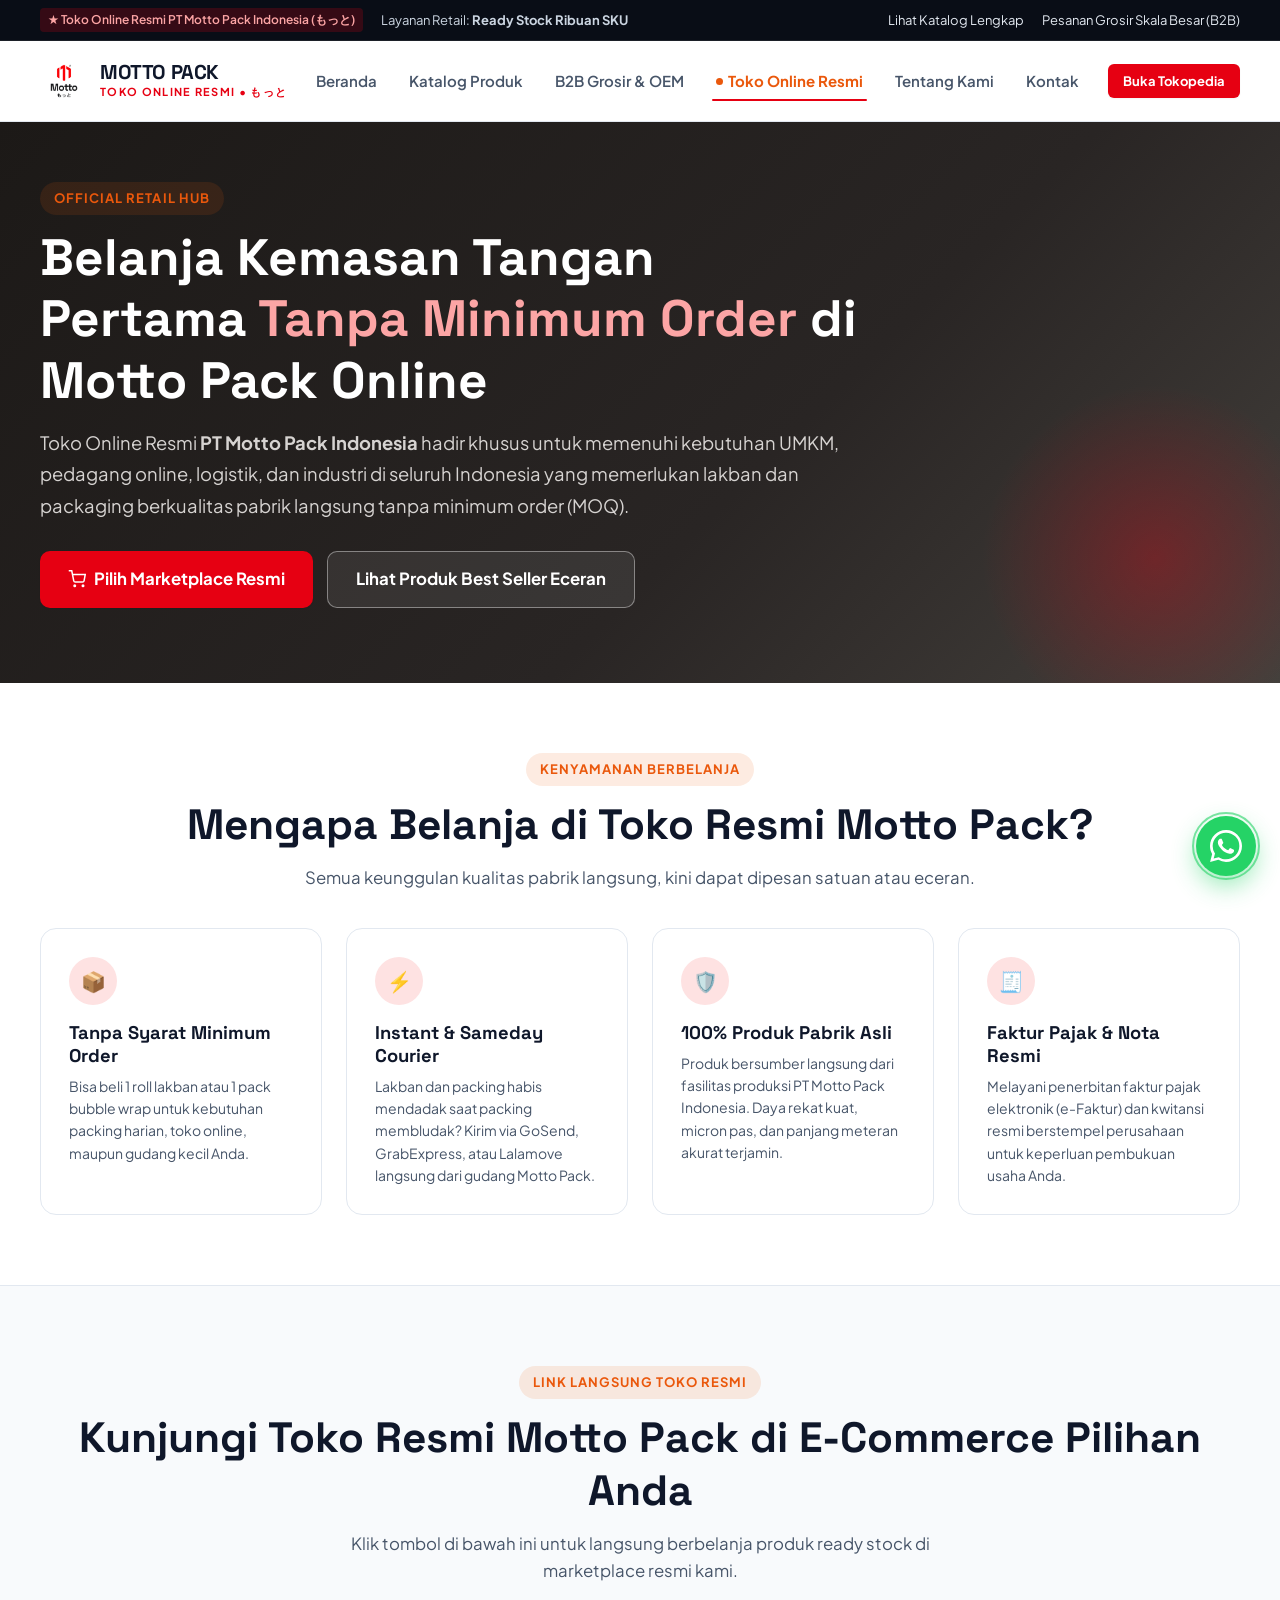
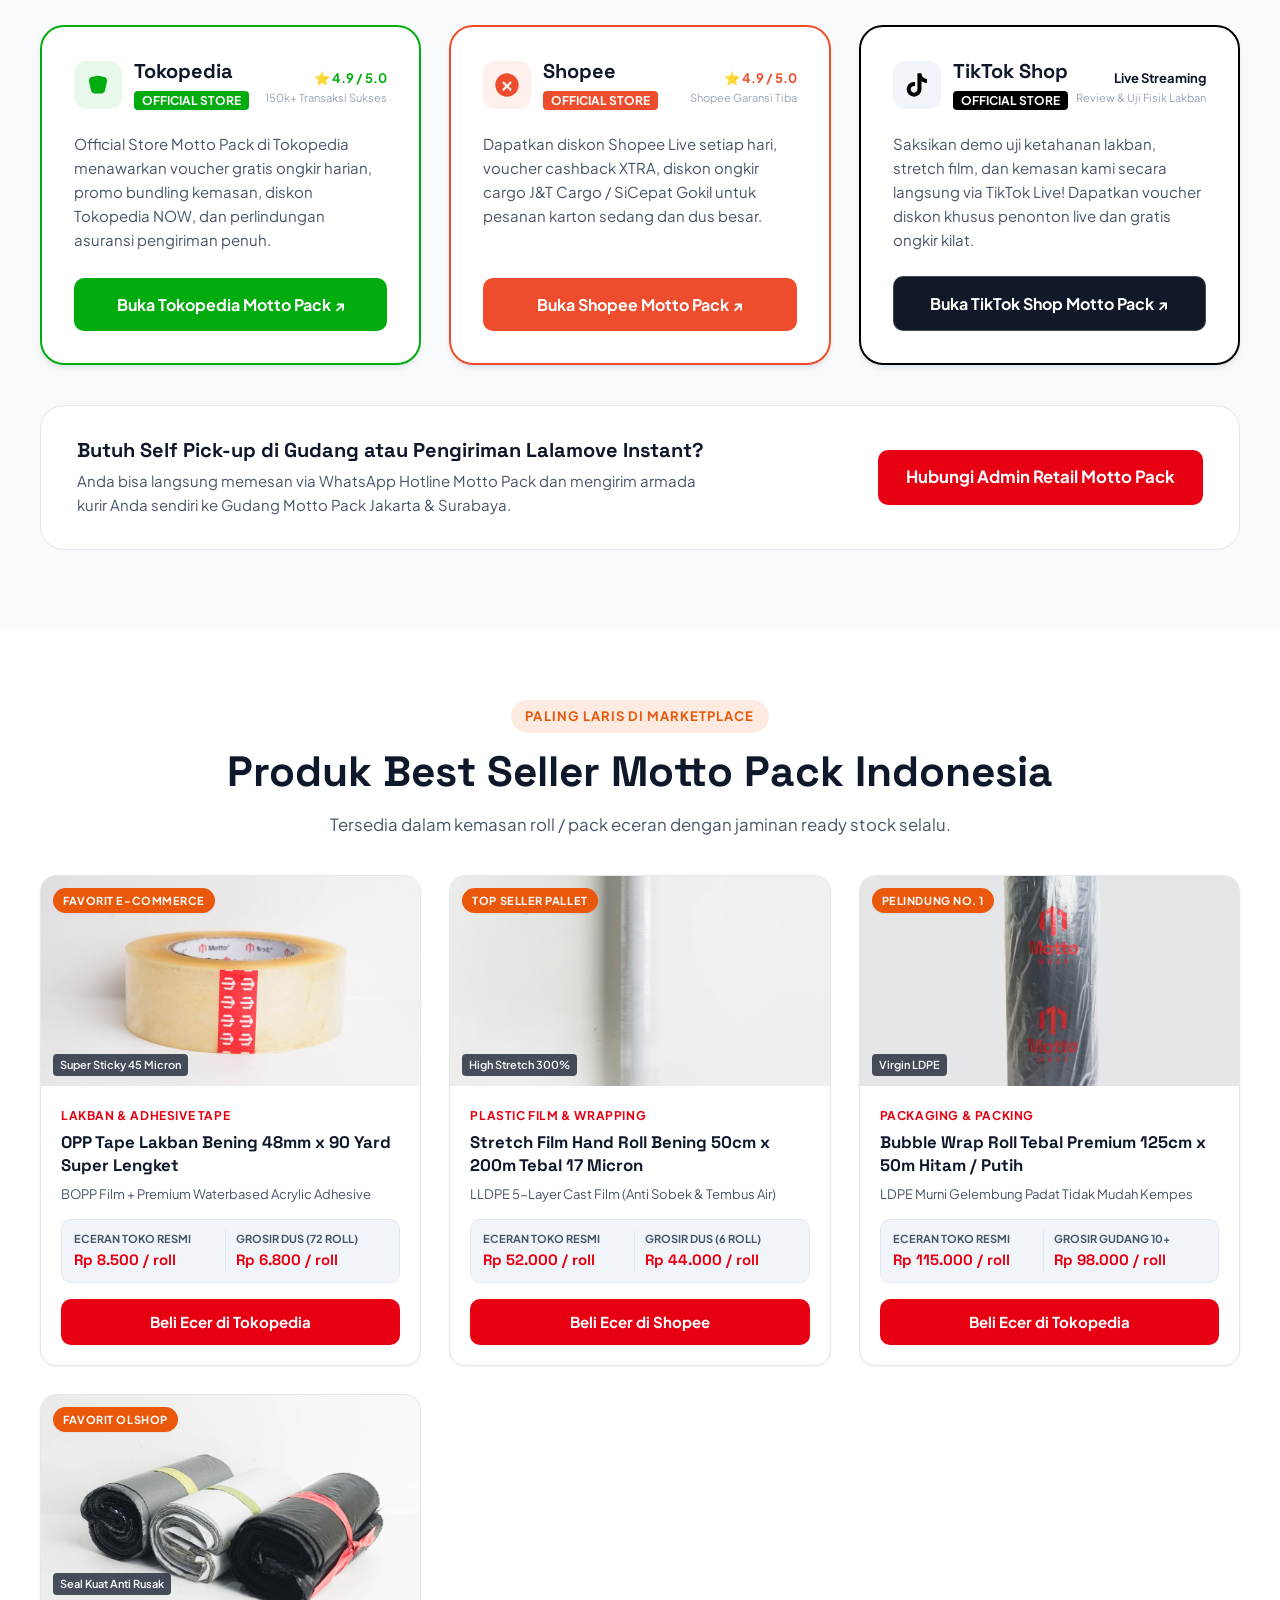
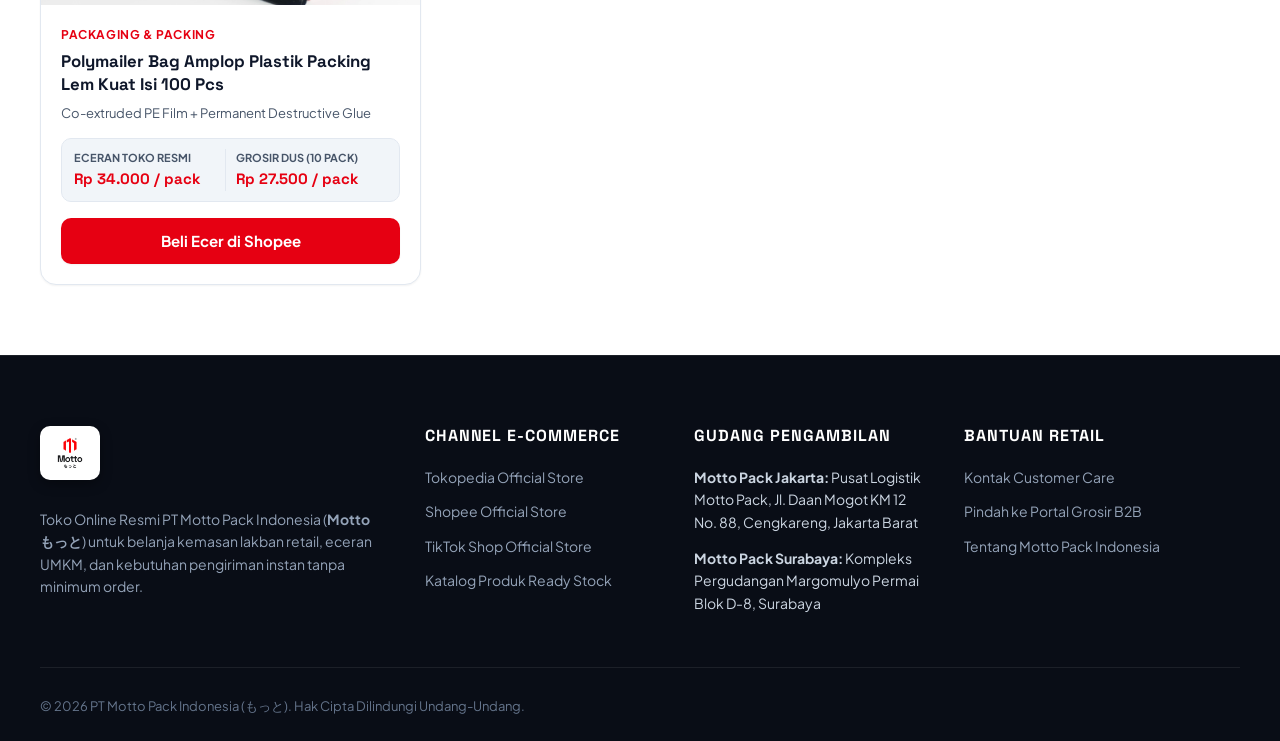
<file: toko-online.html>
<!DOCTYPE html>
<html lang="id">
<head>
  <meta charset="UTF-8" />
  <meta name="viewport" content="width=device-width, initial-scale=1.0" />
  <meta name="description" content="Toko Online Resmi PT Motto Pack Indonesia di Tokopedia, Shopee, dan TikTok Shop. Kemasan dan lakban eceran tanpa MOQ, ready stock, dan pengiriman instan." />
  <title>Toko Online Resmi | PT Motto Pack Indonesia</title>
  
  <link rel="stylesheet" href="css/style.css" />
  <link rel="icon" type="image/jpeg" href="assets/motto-logo.jpg" />
</head>
<body>

  <!-- Top Announcement Bar -->
  <div class="topbar">
    <div class="container">
      <div class="topbar-left">
        <span class="topbar-badge" style="background: rgba(230, 0, 18, 0.2); color: #fca5a5;">
          ★ Toko Online Resmi PT Motto Pack Indonesia (もっと)
        </span>
        <span>Layanan Retail: <strong>Ready Stock Ribuan SKU</strong></span>
      </div>
      <div class="topbar-right">
        <a href="catalog.html" class="topbar-link">Lihat Katalog Lengkap</a>
        <a href="b2b.html" class="topbar-link">Pesanan Grosir Skala Besar (B2B)</a>
      </div>
    </div>
  </div>

  <!-- Header -->
  <header class="site-header">
    <div class="container header-container">
      <a href="index.html" class="brand-logo" aria-label="Motto Pack Indonesia Home">
        <img src="assets/motto-logo.jpg" alt="Motto Pack Indonesia Logo" class="brand-logo-img" />
        <div class="brand-name-group">
          <span class="brand-title">MOTTO PACK</span>
          <span class="brand-subtitle">TOKO ONLINE RESMI • もっと</span>
        </div>
      </a>

      <nav class="nav-menu">
        <a href="index.html" class="nav-link">Beranda</a>
        <a href="catalog.html" class="nav-link">Katalog Produk</a>
        <a href="b2b.html" class="nav-link">B2B Grosir & OEM</a>
        <a href="toko-online.html" class="nav-link sentra-special active">
          <span class="dot-badge"></span>
          Toko Online Resmi
        </a>
        <a href="about.html" class="nav-link">Tentang Kami</a>
        <a href="contact.html" class="nav-link">Kontak</a>
      </nav>

      <div class="header-actions">
        <a href="https://www.tokopedia.com" target="_blank" rel="noopener noreferrer" class="btn btn-primary btn-sm">
          Buka Tokopedia
        </a>
        <button class="mobile-menu-btn" aria-label="Open Navigation Menu">
          <svg width="24" height="24" viewBox="0 0 24 24" fill="none" stroke="currentColor" stroke-width="2"><line x1="3" y1="12" x2="21" y2="12"></line><line x1="3" y1="6" x2="21" y2="6"></line><line x1="3" y1="18" x2="21" y2="18"></line></svg>
        </button>
      </div>
    </div>
  </header>

  <!-- Mobile Drawer -->
  <div class="mobile-drawer">
    <div class="mobile-drawer-content">
      <div class="drawer-header">
        <div style="display: flex; align-items: center; gap: 10px;">
          <img src="assets/motto-logo.jpg" alt="Motto Logo" style="height: 38px; object-fit: contain;" />
          <div class="brand-name-group">
            <span class="brand-title" style="font-size: 1.15rem;">MOTTO PACK</span>
            <span class="brand-subtitle">TOKO ONLINE RESMI • もっと</span>
          </div>
        </div>
        <button class="drawer-close-btn" aria-label="Close menu">
          <svg width="22" height="22" viewBox="0 0 24 24" fill="none" stroke="currentColor" stroke-width="2"><line x1="18" y1="6" x2="6" y2="18"></line><line x1="6" y1="6" x2="18" y2="18"></line></svg>
        </button>
      </div>
      <div class="drawer-links">
        <a href="index.html" class="drawer-link">Beranda</a>
        <a href="catalog.html" class="drawer-link">Katalog Produk</a>
        <a href="b2b.html" class="drawer-link">B2B Grosir Pabrik</a>
        <a href="toko-online.html" class="drawer-link sentra active">Toko Online Resmi ★</a>
        <a href="about.html" class="drawer-link">Profil Perusahaan & Pabrik</a>
        <a href="contact.html" class="drawer-link">Kontak & Lokasi</a>
      </div>
    </div>
  </div>

  <!-- Hero Banner Toko Online -->
  <div style="background: linear-gradient(135deg, #1c1917 0%, #292524 60%, #44403c 100%); color: #fff; padding: 60px 0 75px; position: relative; overflow: hidden;">
    <div style="position: absolute; right: -50px; bottom: -50px; width: 350px; height: 350px; background: radial-gradient(circle, rgba(230, 0, 18, 0.3) 0%, rgba(0,0,0,0) 70%); pointer-events: none;"></div>
    <div class="container" style="position: relative; z-index: 2;">
      <div style="max-width: 820px;">
        <span class="section-label sentra">Official Retail Hub</span>
        <h1 style="font-size: clamp(2.2rem, 4vw, 3.4rem); color: #fff; margin-bottom: 16px; line-height: 1.2;">
          Belanja Kemasan Tangan Pertama <span style="color: #fca5a5;">Tanpa Minimum Order</span> di Motto Pack Online
        </h1>
        <p style="font-size: 1.15rem; color: #d6d3d1; line-height: 1.7; margin-bottom: 30px;">
          Toko Online Resmi <strong>PT Motto Pack Indonesia</strong> hadir khusus untuk memenuhi kebutuhan UMKM, pedagang online, logistik, dan industri di seluruh Indonesia yang memerlukan lakban dan packaging berkualitas pabrik langsung tanpa minimum order (MOQ).
        </p>

        <div style="display: flex; gap: 14px; flex-wrap: wrap;">
          <a href="#marketplace-links" class="btn btn-primary btn-lg">
            <svg width="18" height="18" viewBox="0 0 24 24" fill="none" stroke="currentColor" stroke-width="2"><circle cx="9" cy="21" r="1"></circle><circle cx="20" cy="21" r="1"></circle><path d="M1 1h4l2.68 13.39a2 2 0 0 0 2 1.61h9.72a2 2 0 0 0 2-1.61L23 6H6"></path></svg>
            Pilih Marketplace Resmi
          </a>
          <a href="#quick-retail-catalog" class="btn btn-outline-white btn-lg">
            Lihat Produk Best Seller Eceran
          </a>
        </div>
      </div>
    </div>
  </div>

  <!-- Key Benefits -->
  <section style="padding: 70px 0; background: #fff; border-bottom: 1px solid var(--color-border);">
    <div class="container">
      <div class="text-center">
        <span class="section-label sentra">Kenyamanan Berbelanja</span>
        <h2 class="section-title">Mengapa Belanja di Toko Resmi Motto Pack?</h2>
        <p class="section-subtitle">Semua keunggulan kualitas pabrik langsung, kini dapat dipesan satuan atau eceran.</p>
      </div>

      <div style="display: grid; grid-template-columns: repeat(auto-fit, minmax(260px, 1fr)); gap: 24px; margin-top: 36px;">
        <div style="padding: 28px; background: var(--color-surface); border: 1.5px solid var(--color-border); border-radius: var(--radius-lg); text-align: left;">
          <div style="width: 48px; height: 48px; border-radius: 50%; background: #fee2e2; color: #e60012; display: flex; align-items: center; justify-content: center; font-size: 1.25rem; margin-bottom: 16px;">📦</div>
          <h4 style="font-size: 1.15rem; color: var(--color-primary); margin-bottom: 8px;">Tanpa Syarat Minimum Order</h4>
          <p style="font-size: 0.875rem; color: var(--color-text-muted); line-height: 1.6;">Bisa beli 1 roll lakban atau 1 pack bubble wrap untuk kebutuhan packing harian, toko online, maupun gudang kecil Anda.</p>
        </div>

        <div style="padding: 28px; background: var(--color-surface); border: 1.5px solid var(--color-border); border-radius: var(--radius-lg); text-align: left;">
          <div style="width: 48px; height: 48px; border-radius: 50%; background: #fee2e2; color: #e60012; display: flex; align-items: center; justify-content: center; font-size: 1.25rem; margin-bottom: 16px;">⚡</div>
          <h4 style="font-size: 1.15rem; color: var(--color-primary); margin-bottom: 8px;">Instant & Sameday Courier</h4>
          <p style="font-size: 0.875rem; color: var(--color-text-muted); line-height: 1.6;">Lakban dan packing habis mendadak saat packing membludak? Kirim via GoSend, GrabExpress, atau Lalamove langsung dari gudang Motto Pack.</p>
        </div>

        <div style="padding: 28px; background: var(--color-surface); border: 1.5px solid var(--color-border); border-radius: var(--radius-lg); text-align: left;">
          <div style="width: 48px; height: 48px; border-radius: 50%; background: #fee2e2; color: #e60012; display: flex; align-items: center; justify-content: center; font-size: 1.25rem; margin-bottom: 16px;">🛡️</div>
          <h4 style="font-size: 1.15rem; color: var(--color-primary); margin-bottom: 8px;">100% Produk Pabrik Asli</h4>
          <p style="font-size: 0.875rem; color: var(--color-text-muted); line-height: 1.6;">Produk bersumber langsung dari fasilitas produksi PT Motto Pack Indonesia. Daya rekat kuat, micron pas, dan panjang meteran akurat terjamin.</p>
        </div>

        <div style="padding: 28px; background: var(--color-surface); border: 1.5px solid var(--color-border); border-radius: var(--radius-lg); text-align: left;">
          <div style="width: 48px; height: 48px; border-radius: 50%; background: #fee2e2; color: #e60012; display: flex; align-items: center; justify-content: center; font-size: 1.25rem; margin-bottom: 16px;">🧾</div>
          <h4 style="font-size: 1.15rem; color: var(--color-primary); margin-bottom: 8px;">Faktur Pajak & Nota Resmi</h4>
          <p style="font-size: 0.875rem; color: var(--color-text-muted); line-height: 1.6;">Melayani penerbitan faktur pajak elektronik (e-Faktur) dan kwitansi resmi berstempel perusahaan untuk keperluan pembukuan usaha Anda.</p>
        </div>
      </div>
    </div>
  </section>

  <!-- Official Marketplace Channels Gateway Section -->
  <section style="padding: 80px 0; background: var(--color-bg);" id="marketplace-links">
    <div class="container">
      <div class="text-center">
        <span class="section-label sentra">Link Langsung Toko Resmi</span>
        <h2 class="section-title">Kunjungi Toko Resmi Motto Pack di E-Commerce Pilihan Anda</h2>
        <p class="section-subtitle">Klik tombol di bawah ini untuk langsung berbelanja produk ready stock di marketplace resmi kami.</p>
      </div>

      <div style="display: grid; grid-template-columns: repeat(auto-fit, minmax(320px, 1fr)); gap: 28px; margin-top: 40px;">
        
        <!-- Tokopedia Card -->
        <div style="background: #fff; border: 2px solid #03ac0e; border-radius: var(--radius-xl); padding: 32px; box-shadow: var(--shadow-md); display: flex; flex-direction: column;">
          <div style="display: flex; align-items: center; justify-content: space-between; margin-bottom: 20px;">
            <div style="display: flex; align-items: center; gap: 12px;">
              <div style="width: 48px; height: 48px; border-radius: 12px; background: #e8f9eb; display: flex; align-items: center; justify-content: center; color: #03ac0e;">
                <svg width="28" height="28" viewBox="0 0 24 24" fill="currentColor"><path d="M19.4 6.6c-.4-.7-1.1-1.2-1.9-1.4l-5-1.1c-.3-.1-.7-.1-1 0L6.5 5.2c-.8.2-1.5.7-1.9 1.4-.4.7-.5 1.5-.3 2.3l1.8 8.1c.3 1.3 1.4 2.2 2.7 2.2h6.4c1.3 0 2.4-.9 2.7-2.2l1.8-8.1c.2-.8.1-1.6-.3-2.3z"/></svg>
              </div>
              <div>
                <h3 style="font-size: 1.25rem; color: #0f172a; margin-bottom: 2px;">Tokopedia</h3>
                <span style="font-size: 0.75rem; background: #03ac0e; color: #fff; padding: 2px 8px; border-radius: 4px; font-weight: 700;">OFFICIAL STORE</span>
              </div>
            </div>
            <div style="text-align: right;">
              <span style="font-size: 0.8125rem; font-weight: 700; color: #03ac0e;">⭐ 4.9 / 5.0</span>
              <div style="font-size: 0.6875rem; color: #94a3b8;">150k+ Transaksi Sukses</div>
            </div>
          </div>
          <p style="font-size: 0.9375rem; color: var(--color-text-muted); line-height: 1.6; margin-bottom: 24px; flex-grow: 1;">
            Official Store Motto Pack di Tokopedia menawarkan voucher gratis ongkir harian, promo bundling kemasan, diskon Tokopedia NOW, dan perlindungan asuransi pengiriman penuh.
          </p>
          <a href="https://www.tokopedia.com" target="_blank" rel="noopener noreferrer" class="btn btn-marketplace tokopedia" style="justify-content: center; font-size: 1rem; padding: 14px;">
            Buka Tokopedia Motto Pack ↗
          </a>
        </div>

        <!-- Shopee Card -->
        <div style="background: #fff; border: 2px solid #ee4d2d; border-radius: var(--radius-xl); padding: 32px; box-shadow: var(--shadow-md); display: flex; flex-direction: column;">
          <div style="display: flex; align-items: center; justify-content: space-between; margin-bottom: 20px;">
            <div style="display: flex; align-items: center; gap: 12px;">
              <div style="width: 48px; height: 48px; border-radius: 12px; background: #fef0ed; display: flex; align-items: center; justify-content: center; color: #ee4d2d;">
                <svg width="28" height="28" viewBox="0 0 24 24" fill="currentColor"><path d="M12 2C6.48 2 2 6.48 2 12s4.48 10 10 10 10-4.48 10-10S17.52 2 12 2zm3.65 14.65c-.39.39-1.02.39-1.41 0L12 14.41l-2.24 2.24c-.39.39-1.02.39-1.41 0-.39-.39-.39-1.02 0-1.41L10.59 13l-2.24-2.24c-.39-.39-.39-1.02 0-1.41.39-.39 1.02-.39 1.41 0L12 11.59l2.24-2.24c.39-.39 1.02-.39 1.41 0 .39.39.39 1.02 0 1.41L13.41 13l2.24 2.24c.39.39.39 1.02 0 1.41z"/></svg>
              </div>
              <div>
                <h3 style="font-size: 1.25rem; color: #0f172a; margin-bottom: 2px;">Shopee</h3>
                <span style="font-size: 0.75rem; background: #ee4d2d; color: #fff; padding: 2px 8px; border-radius: 4px; font-weight: 700;">OFFICIAL STORE</span>
              </div>
            </div>
            <div style="text-align: right;">
              <span style="font-size: 0.8125rem; font-weight: 700; color: #ee4d2d;">⭐ 4.9 / 5.0</span>
              <div style="font-size: 0.6875rem; color: #94a3b8;">Shopee Garansi Tiba</div>
            </div>
          </div>
          <p style="font-size: 0.9375rem; color: var(--color-text-muted); line-height: 1.6; margin-bottom: 24px; flex-grow: 1;">
            Dapatkan diskon Shopee Live setiap hari, voucher cashback XTRA, diskon ongkir cargo J&T Cargo / SiCepat Gokil untuk pesanan karton sedang dan dus besar.
          </p>
          <a href="https://shopee.co.id" target="_blank" rel="noopener noreferrer" class="btn btn-marketplace shopee" style="justify-content: center; font-size: 1rem; padding: 14px;">
            Buka Shopee Motto Pack ↗
          </a>
        </div>

        <!-- TikTok Shop Card -->
        <div style="background: #fff; border: 2px solid #000; border-radius: var(--radius-xl); padding: 32px; box-shadow: var(--shadow-md); display: flex; flex-direction: column;">
          <div style="display: flex; align-items: center; justify-content: space-between; margin-bottom: 20px;">
            <div style="display: flex; align-items: center; gap: 12px;">
              <div style="width: 48px; height: 48px; border-radius: 12px; background: #f1f5f9; display: flex; align-items: center; justify-content: center; color: #000;">
                <svg width="28" height="28" viewBox="0 0 24 24" fill="currentColor"><path d="M19.59 6.69a4.83 4.83 0 0 1-3.77-4.25V2h-3.45v13.67a2.89 2.89 0 0 1-5.2 1.74 2.89 2.89 0 0 1 2.31-4.64c.29 0 .58.04.86.12V9.42a6.33 6.33 0 0 0-.86-.06 6.34 6.34 0 0 0-6.34 6.34 6.34 6.34 0 0 0 6.34 6.34 6.34 6.34 0 0 0 6.34-6.34V8.71a8.21 8.21 0 0 0 4.77 1.52v-3.4a4.85 4.85 0 0 1-1-.14z"/></svg>
              </div>
              <div>
                <h3 style="font-size: 1.25rem; color: #0f172a; margin-bottom: 2px;">TikTok Shop</h3>
                <span style="font-size: 0.75rem; background: #000; color: #fff; padding: 2px 8px; border-radius: 4px; font-weight: 700;">OFFICIAL STORE</span>
              </div>
            </div>
            <div style="text-align: right;">
              <span style="font-size: 0.8125rem; font-weight: 700; color: #0f172a;">Live Streaming</span>
              <div style="font-size: 0.6875rem; color: #94a3b8;">Review & Uji Fisik Lakban</div>
            </div>
          </div>
          <p style="font-size: 0.9375rem; color: var(--color-text-muted); line-height: 1.6; margin-bottom: 24px; flex-grow: 1;">
            Saksikan demo uji ketahanan lakban, stretch film, dan kemasan kami secara langsung via TikTok Live! Dapatkan voucher diskon khusus penonton live dan gratis ongkir kilat.
          </p>
          <a href="https://www.tiktok.com" target="_blank" rel="noopener noreferrer" class="btn btn-marketplace tiktok" style="justify-content: center; font-size: 1rem; padding: 14px;">
            Buka TikTok Shop Motto Pack ↗
          </a>
        </div>

      </div>

      <!-- Warehouse Direct Order Banner -->
      <div style="margin-top: 40px; background: #fff; border: 1.5px solid var(--color-border); border-radius: var(--radius-xl); padding: 32px 36px; display: flex; align-items: center; justify-content: space-between; flex-wrap: wrap; gap: 20px;">
        <div style="max-width: 650px;">
          <h4 style="font-size: 1.25rem; color: var(--color-primary); margin-bottom: 6px;">Butuh Self Pick-up di Gudang atau Pengiriman Lalamove Instant?</h4>
          <p style="font-size: 0.9375rem; color: var(--color-text-muted);">
            Anda bisa langsung memesan via WhatsApp Hotline Motto Pack dan mengirim armada kurir Anda sendiri ke Gudang Motto Pack Jakarta & Surabaya.
          </p>
        </div>
        <a href="https://wa.me/6281288889999?text=Halo%20Admin%20Motto%20Pack,%20saya%20ingin%20order%20retail%20langsung%20ambil%20di%20gudang" target="_blank" rel="noopener noreferrer" class="btn btn-primary btn-lg">
          Hubungi Admin Retail Motto Pack
        </a>
      </div>
    </div>
  </section>

  <!-- Best Seller Retail Products -->
  <section style="padding: 70px 0; background: #fff;" id="quick-retail-catalog">
    <div class="container">
      <div class="text-center">
        <span class="section-label sentra">Paling Laris di Marketplace</span>
        <h2 class="section-title">Produk Best Seller Motto Pack Indonesia</h2>
        <p class="section-subtitle">Tersedia dalam kemasan roll / pack eceran dengan jaminan ready stock selalu.</p>
      </div>

      <div class="products-grid" style="margin-top: 36px;">
        
        <!-- Item 1: OPP Tape Bening -->
        <article class="product-card">
          <div class="card-img-wrap">
            <img src="assets/products/opp-tape-bening.jpg" alt="OPP Tape Bening Motto" class="card-img" />
            <span class="card-badge sentra">Favorit E-Commerce</span>
            <div class="card-cert-row"><span class="cert-micro">Super Sticky 45 Micron</span></div>
          </div>
          <div class="card-body">
            <span class="card-category" style="color: #e60012;">Lakban & Adhesive Tape</span>
            <h3 class="card-title">OPP Tape Lakban Bening 48mm x 90 Yard Super Lengket</h3>
            <div class="card-material">BOPP Film + Premium Waterbased Acrylic Adhesive</div>
            <div class="card-price-box">
              <div class="price-col sentra-col">
                <span>Eceran Toko Resmi</span>
                <strong style="color: #e60012;">Rp 8.500 / roll</strong>
              </div>
              <div class="price-col b2b">
                <span>Grosir Dus (72 roll)</span>
                <strong>Rp 6.800 / roll</strong>
              </div>
            </div>
            <a href="https://www.tokopedia.com" target="_blank" rel="noopener noreferrer" class="btn btn-primary" style="width: 100%;">
              Beli Ecer di Tokopedia
            </a>
          </div>
        </article>

        <!-- Item 2: Stretch Film Hand Roll -->
        <article class="product-card">
          <div class="card-img-wrap">
            <img src="assets/products/stretch-film.jpg" alt="Stretch Film Hand Roll Motto" class="card-img" />
            <span class="card-badge sentra">Top Seller Pallet</span>
            <div class="card-cert-row"><span class="cert-micro">High Stretch 300%</span></div>
          </div>
          <div class="card-body">
            <span class="card-category" style="color: #e60012;">Plastic Film & Wrapping</span>
            <h3 class="card-title">Stretch Film Hand Roll Bening 50cm x 200m Tebal 17 Micron</h3>
            <div class="card-material">LLDPE 5-Layer Cast Film (Anti Sobek & Tembus Air)</div>
            <div class="card-price-box">
              <div class="price-col sentra-col">
                <span>Eceran Toko Resmi</span>
                <strong style="color: #e60012;">Rp 52.000 / roll</strong>
              </div>
              <div class="price-col b2b">
                <span>Grosir Dus (6 roll)</span>
                <strong>Rp 44.000 / roll</strong>
              </div>
            </div>
            <a href="https://shopee.co.id" target="_blank" rel="noopener noreferrer" class="btn btn-primary" style="width: 100%;">
              Beli Ecer di Shopee
            </a>
          </div>
        </article>

        <!-- Item 3: Bubble Wrap Roll -->
        <article class="product-card">
          <div class="card-img-wrap">
            <img src="assets/products/bubble-wrap.jpg" alt="Bubble Wrap Roll Motto" class="card-img" />
            <span class="card-badge sentra">Pelindung No. 1</span>
            <div class="card-cert-row"><span class="cert-micro">Virgin LDPE</span></div>
          </div>
          <div class="card-body">
            <span class="card-category" style="color: #e60012;">Packaging & Packing</span>
            <h3 class="card-title">Bubble Wrap Roll Tebal Premium 125cm x 50m Hitam / Putih</h3>
            <div class="card-material">LDPE Murni Gelembung Padat Tidak Mudah Kempes</div>
            <div class="card-price-box">
              <div class="price-col sentra-col">
                <span>Eceran Toko Resmi</span>
                <strong style="color: #e60012;">Rp 115.000 / roll</strong>
              </div>
              <div class="price-col b2b">
                <span>Grosir Gudang 10+</span>
                <strong>Rp 98.000 / roll</strong>
              </div>
            </div>
            <a href="https://www.tokopedia.com" target="_blank" rel="noopener noreferrer" class="btn btn-primary" style="width: 100%;">
              Beli Ecer di Tokopedia
            </a>
          </div>
        </article>

        <!-- Item 4: Polymailer Bag -->
        <article class="product-card">
          <div class="card-img-wrap">
            <img src="assets/products/polymailer.jpg" alt="Polymailer Kantong Packing Motto" class="card-img" />
            <span class="card-badge sentra">Favorit Olshop</span>
            <div class="card-cert-row"><span class="cert-micro">Seal Kuat Anti Rusak</span></div>
          </div>
          <div class="card-body">
            <span class="card-category" style="color: #e60012;">Packaging & Packing</span>
            <h3 class="card-title">Polymailer Bag Amplop Plastik Packing Lem Kuat Isi 100 Pcs</h3>
            <div class="card-material">Co-extruded PE Film + Permanent Destructive Glue</div>
            <div class="card-price-box">
              <div class="price-col sentra-col">
                <span>Eceran Toko Resmi</span>
                <strong style="color: #e60012;">Rp 34.000 / pack</strong>
              </div>
              <div class="price-col b2b">
                <span>Grosir Dus (10 pack)</span>
                <strong>Rp 27.500 / pack</strong>
              </div>
            </div>
            <a href="https://shopee.co.id" target="_blank" rel="noopener noreferrer" class="btn btn-primary" style="width: 100%;">
              Beli Ecer di Shopee
            </a>
          </div>
        </article>

      </div>
    </div>
  </section>

  <!-- Floating WhatsApp Concierge Button -->
  <a href="https://wa.me/6281288889999" target="_blank" rel="noopener noreferrer" class="floating-wa-btn" aria-label="Chat WhatsApp Sales Motto Pack">
    <svg width="32" height="32" viewBox="0 0 24 24" fill="currentColor">
      <path d="M20.52 3.48A11.93 11.93 0 0 0 12 0C5.37 0 0 5.37 0 12c0 2.11.55 4.17 1.6 6L.07 24l6.19-1.62A11.94 11.94 0 0 0 12 24c6.63 0 12-5.37 12-12 0-3.21-1.25-6.22-3.48-8.52zM12 22c-1.8 0-3.56-.49-5.1-1.41l-.37-.22-3.78.99 1.01-3.69-.24-.38A9.97 9.97 0 0 1 2 12C2 6.48 6.48 2 12 2c2.67 0 5.18 1.04 7.07 2.93A9.93 9.93 0 0 1 22 12c0 5.52-4.48 10-10 10zm5.46-7.38c-.3-.15-1.77-.87-2.04-.97-.27-.1-.47-.15-.67.15-.2.3-.77.97-.95 1.17-.17.2-.35.22-.65.07-.3-.15-1.27-.47-2.42-1.5-.9-.8-1.5-1.79-1.68-2.09-.17-.3-.02-.46.13-.61.14-.14.3-.35.45-.52.15-.17.2-.3.3-.5.1-.2.05-.37-.02-.52-.08-.15-.67-1.62-.92-2.22-.24-.58-.49-.5-.67-.51-.17-.01-.37-.01-.57-.01-.2 0-.52.07-.8.37-.27.3-1.05 1.03-1.05 2.51s1.07 2.92 1.22 3.12c.15.2 2.11 3.22 5.11 4.51.71.31 1.27.49 1.7.63.72.23 1.37.2 1.89.12.58-.09 1.77-.72 2.02-1.42.25-.7.25-1.3.17-1.42-.07-.13-.27-.2-.57-.35z"/>
    </svg>
  </a>

  <!-- Footer -->
  <footer class="site-footer">
    <div class="container">
      <div class="footer-top">
        <div class="footer-col-brand">
          <div class="brand-logo" style="margin-bottom: 12px;">
            <img src="assets/motto-logo.jpg" alt="Motto Pack Indonesia Logo" class="footer-logo-img" />
          </div>
          <p>
            Toko Online Resmi PT Motto Pack Indonesia (<strong>Motto もっと</strong>) untuk belanja kemasan lakban retail, eceran UMKM, dan kebutuhan pengiriman instan tanpa minimum order.
          </p>
        </div>

        <div class="footer-col">
          <h4>Channel E-Commerce</h4>
          <div class="footer-links">
            <a href="https://www.tokopedia.com" target="_blank" rel="noopener noreferrer">Tokopedia Official Store</a>
            <a href="https://shopee.co.id" target="_blank" rel="noopener noreferrer">Shopee Official Store</a>
            <a href="https://www.tiktok.com" target="_blank" rel="noopener noreferrer">TikTok Shop Official Store</a>
            <a href="catalog.html">Katalog Produk Ready Stock</a>
          </div>
        </div>

        <div class="footer-col">
          <h4>Gudang Pengambilan</h4>
          <div class="footer-contact-list">
            <div class="footer-contact-item">
              <span><strong>Motto Pack Jakarta:</strong> Pusat Logistik Motto Pack, Jl. Daan Mogot KM 12 No. 88, Cengkareng, Jakarta Barat</span>
            </div>
            <div class="footer-contact-item">
              <span><strong>Motto Pack Surabaya:</strong> Kompleks Pergudangan Margomulyo Permai Blok D-8, Surabaya</span>
            </div>
          </div>
        </div>

        <div class="footer-col">
          <h4>Bantuan Retail</h4>
          <div class="footer-links">
            <a href="contact.html">Kontak Customer Care</a>
            <a href="b2b.html">Pindah ke Portal Grosir B2B</a>
            <a href="about.html">Tentang Motto Pack Indonesia</a>
          </div>
        </div>
      </div>

      <div class="footer-bottom">
        <div>&copy; 2026 PT Motto Pack Indonesia (もっと). Hak Cipta Dilindungi Undang-Undang.</div>
      </div>
    </div>
  </footer>

  <script src="js/products-data.js"></script>
  <script src="js/main.js"></script>
</body>
</html>
</file>
<file: css/style.css>
/* ==========================================================================
   PT MOTTO PACK INDONESIA - CORE STYLESHEET
   Packaging Materials, B2B Wholesale & Sentra Kemas Retail Gateway
   ========================================================================== */

@import url('https://fonts.googleapis.com/css2?family=Plus+Jakarta+Sans:wght@300;400;500;600;700;800&family=Space+Grotesk:wght@500;700&display=swap');

:root {
  /* Brand Color Palette - Motto Pack Indonesia */
  --color-motto-red: #e60012;       /* Official Motto Hexagon Red */
  --color-motto-red-hover: #c40010;
  --color-primary: #0f172a;         /* Deep Corporate Slate / Navy */
  --color-primary-light: #1e293b;   /* Slate Blue */
  --color-primary-dark: #090d16;    /* Darkest Charcoal */
  --color-accent: #e60012;          /* Primary Accent: Motto Signature Red */
  --color-accent-hover: #c40010;
  --color-blue-tech: #0284c7;       /* Industrial Blue */
  --color-eco: #10b981;             /* Halal & Eco Green */
  --color-eco-hover: #059669;
  --color-sentra: #ea580c;          /* Sentra Kemas Warm Orange */
  --color-sentra-hover: #c2410c;
  --color-sentra-soft: #fff7ed;
  --color-amber: #f59e0b;
  
  /* Neutral Palette */
  --color-bg: #f8fafc;
  --color-surface: #ffffff;
  --color-surface-muted: #f1f5f9;
  --color-border: #e2e8f0;
  --color-border-focus: #94a3b8;
  --color-text: #0f172a;
  --color-text-muted: #475569;
  --color-text-subtle: #94a3b8;
  --color-white: #ffffff;

  /* Typography */
  --font-sans: 'Plus Jakarta Sans', -apple-system, BlinkMacSystemFont, 'Segoe UI', Roboto, sans-serif;
  --font-heading: 'Space Grotesk', 'Plus Jakarta Sans', sans-serif;

  /* Layout & Spacing */
  --container-max: 1240px;
  --header-height: 80px;
  --topbar-height: 40px;
  --radius-sm: 6px;
  --radius-md: 10px;
  --radius-lg: 16px;
  --radius-xl: 24px;
  --radius-full: 9999px;

  /* Elevation Shadows */
  --shadow-sm: 0 1px 2px 0 rgba(0, 0, 0, 0.05);
  --shadow-md: 0 4px 6px -1px rgba(15, 23, 42, 0.08), 0 2px 4px -2px rgba(15, 23, 42, 0.06);
  --shadow-lg: 0 10px 15px -3px rgba(15, 23, 42, 0.08), 0 4px 6px -4px rgba(15, 23, 42, 0.04);
  --shadow-xl: 0 20px 25px -5px rgba(15, 23, 42, 0.1), 0 8px 10px -6px rgba(15, 23, 42, 0.05);
  --shadow-accent: 0 10px 20px -3px rgba(2, 132, 199, 0.25);
  --shadow-sentra: 0 10px 20px -3px rgba(234, 88, 12, 0.25);

  /* Transitions */
  --transition-fast: 150ms ease;
  --transition-base: 250ms cubic-bezier(0.4, 0, 0.2, 1);
  --transition-slow: 400ms cubic-bezier(0.16, 1, 0.3, 1);
}

/* ==========================================================================
   RESET & BASE STYLES
   ========================================================================== */
*, *::before, *::after {
  box-sizing: border-box;
  margin: 0;
  padding: 0;
}

html {
  font-size: 16px;
  scroll-behavior: smooth;
  -webkit-text-size-adjust: 100%;
}

body {
  font-family: var(--font-sans);
  background-color: var(--color-bg);
  color: var(--color-text);
  line-height: 1.6;
  overflow-x: hidden;
  -webkit-font-smoothing: antialiased;
}

a {
  color: inherit;
  text-decoration: none;
  transition: color var(--transition-fast);
}

img, svg {
  display: block;
  max-width: 100%;
}

button, input, select, textarea {
  font: inherit;
  color: inherit;
}

button {
  cursor: pointer;
  border: none;
  background: none;
}

ul, ol {
  list-style: none;
}

.container {
  width: 100%;
  max-width: var(--container-max);
  margin-left: auto;
  margin-right: auto;
  padding-left: 20px;
  padding-right: 20px;
}

/* ==========================================================================
   TYPOGRAPHY UTILITIES
   ========================================================================== */
h1, h2, h3, h4, h5, h6 {
  font-family: var(--font-heading);
  color: var(--color-primary);
  font-weight: 700;
  line-height: 1.25;
}

.section-label {
  display: inline-flex;
  align-items: center;
  gap: 8px;
  font-size: 0.8125rem;
  font-weight: 700;
  text-transform: uppercase;
  letter-spacing: 0.08em;
  color: var(--color-accent);
  background: rgba(2, 132, 199, 0.1);
  padding: 6px 14px;
  border-radius: var(--radius-full);
  margin-bottom: 12px;
}

.section-label.sentra {
  color: var(--color-sentra);
  background: rgba(234, 88, 12, 0.12);
}

.section-title {
  font-size: clamp(1.85rem, 3.5vw, 2.65rem);
  font-weight: 800;
  color: var(--color-primary);
  margin-bottom: 14px;
}

.section-subtitle {
  font-size: 1.05rem;
  color: var(--color-text-muted);
  max-width: 680px;
  margin-bottom: 36px;
}

.text-center {
  text-align: center;
}
.text-center .section-subtitle {
  margin-left: auto;
  margin-right: auto;
}

/* ==========================================================================
   TOP NOTIFICATION & ANNOUNCEMENT BAR
   ========================================================================== */
.topbar {
  background: var(--color-primary-dark);
  color: #cbd5e1;
  font-size: 0.8125rem;
  border-bottom: 1px solid rgba(255, 255, 255, 0.08);
}

.topbar .container {
  display: flex;
  align-items: center;
  justify-content: space-between;
  min-height: var(--topbar-height);
  padding-top: 6px;
  padding-bottom: 6px;
  flex-wrap: wrap;
  gap: 12px;
}

.topbar-left {
  display: flex;
  align-items: center;
  gap: 18px;
  flex-wrap: wrap;
}

.topbar-badge {
  display: inline-flex;
  align-items: center;
  gap: 6px;
  background: rgba(16, 185, 129, 0.2);
  color: #34d399;
  padding: 2px 8px;
  border-radius: 4px;
  font-weight: 600;
  font-size: 0.75rem;
}

.topbar-right {
  display: flex;
  align-items: center;
  gap: 18px;
}

.topbar-link {
  display: inline-flex;
  align-items: center;
  gap: 6px;
  color: #e2e8f0;
  transition: color var(--transition-fast);
}

.topbar-link:hover {
  color: var(--color-accent);
}

.topbar-link.sentra-pill {
  background: var(--color-sentra);
  color: #ffffff;
  padding: 3px 10px;
  border-radius: var(--radius-full);
  font-weight: 600;
  font-size: 0.75rem;
}

.topbar-link.sentra-pill:hover {
  background: var(--color-sentra-hover);
  color: #ffffff;
}

/* ==========================================================================
   MAIN HEADER & NAVIGATION
   ========================================================================== */
.site-header {
  position: sticky;
  top: 0;
  z-index: 1000;
  background: rgba(255, 255, 255, 0.95);
  backdrop-filter: blur(12px);
  -webkit-backdrop-filter: blur(12px);
  border-bottom: 1px solid var(--color-border);
  transition: all var(--transition-base);
}

.site-header.scrolled {
  box-shadow: var(--shadow-md);
  background: rgba(255, 255, 255, 0.98);
}

.header-container {
  display: flex;
  align-items: center;
  justify-content: space-between;
  height: var(--header-height);
}

/* Brand Logo */
.brand-logo {
  display: flex;
  align-items: center;
  gap: 12px;
  text-decoration: none;
}

.brand-logo-img {
  height: 48px;
  width: auto;
  object-fit: contain;
  transition: transform var(--transition-fast);
}

.brand-logo:hover .brand-logo-img {
  transform: scale(1.04);
}

.footer-logo-img {
  height: 54px;
  width: auto;
  object-fit: contain;
  background: #ffffff;
  padding: 5px 8px;
  border-radius: var(--radius-md);
  box-shadow: 0 4px 12px rgba(0, 0, 0, 0.35);
  margin-bottom: 12px;
}

.brand-icon-box {
  width: 44px;
  height: 44px;
  background: linear-gradient(135deg, var(--color-motto-red), #b91c1c);
  border-radius: var(--radius-md);
  display: flex;
  align-items: center;
  justify-content: center;
  color: var(--color-white);
  box-shadow: 0 4px 12px rgba(230, 0, 18, 0.35);
}

.brand-name-group {
  display: flex;
  flex-direction: column;
}

.brand-title {
  font-family: var(--font-heading);
  font-size: 1.25rem;
  font-weight: 800;
  letter-spacing: -0.02em;
  color: var(--color-primary);
  line-height: 1.1;
}

.brand-subtitle {
  font-size: 0.6875rem;
  text-transform: uppercase;
  letter-spacing: 0.12em;
  color: var(--color-motto-red);
  font-weight: 700;
}

/* Main Navigation */
.nav-menu {
  display: flex;
  align-items: center;
  gap: 24px;
}

.nav-link {
  font-weight: 600;
  font-size: 0.9375rem;
  color: var(--color-text-muted);
  padding: 8px 4px;
  position: relative;
  transition: color var(--transition-fast);
}

.nav-link:hover,
.nav-link.active {
  color: var(--color-accent);
}

.nav-link.active::after {
  content: '';
  position: absolute;
  bottom: 0;
  left: 0;
  width: 100%;
  height: 2px;
  background: var(--color-accent);
  border-radius: 2px;
}

.nav-link.sentra-special {
  color: var(--color-sentra);
  font-weight: 700;
  display: inline-flex;
  align-items: center;
  gap: 5px;
}

.nav-link.sentra-special:hover {
  color: var(--color-sentra-hover);
}

.nav-link.sentra-special .dot-badge {
  width: 7px;
  height: 7px;
  background: var(--color-sentra);
  border-radius: 50%;
  animation: pulse-dot 1.5s infinite;
}

@keyframes pulse-dot {
  0% { transform: scale(0.95); opacity: 0.8; }
  50% { transform: scale(1.3); opacity: 1; }
  100% { transform: scale(0.95); opacity: 0.8; }
}

/* Header CTAs */
.header-actions {
  display: flex;
  align-items: center;
  gap: 12px;
}

.mobile-menu-btn {
  display: none;
  background: none;
  border: 1px solid var(--color-border);
  padding: 8px;
  border-radius: var(--radius-sm);
  color: var(--color-primary);
}

/* ==========================================================================
   BUTTONS & UI CONTROLS
   ========================================================================== */
.btn {
  display: inline-flex;
  align-items: center;
  justify-content: center;
  gap: 8px;
  padding: 11px 22px;
  border-radius: var(--radius-md);
  font-weight: 700;
  font-size: 0.9375rem;
  transition: all var(--transition-base);
  white-space: nowrap;
  text-decoration: none;
}

.btn-sm {
  padding: 7px 15px;
  font-size: 0.8125rem;
  border-radius: var(--radius-sm);
}

.btn-lg {
  padding: 14px 28px;
  font-size: 1.05rem;
  border-radius: var(--radius-md);
}

.btn-primary {
  background: var(--color-accent);
  color: var(--color-white);
  box-shadow: var(--shadow-sm);
}

.btn-primary:hover {
  background: var(--color-accent-hover);
  transform: translateY(-2px);
  box-shadow: var(--shadow-accent);
  color: var(--color-white);
}

.btn-navy {
  background: var(--color-primary);
  color: var(--color-white);
}

.btn-navy:hover {
  background: var(--color-primary-light);
  transform: translateY(-2px);
  box-shadow: var(--shadow-md);
  color: var(--color-white);
}

.btn-sentra {
  background: var(--color-sentra);
  color: var(--color-white);
  box-shadow: var(--shadow-sm);
}

.btn-sentra:hover {
  background: var(--color-sentra-hover);
  transform: translateY(-2px);
  box-shadow: var(--shadow-sentra);
  color: var(--color-white);
}

.btn-outline {
  border: 1.5px solid var(--color-border);
  color: var(--color-primary);
  background: var(--color-surface);
}

.btn-outline:hover {
  border-color: var(--color-primary);
  background: var(--color-surface-muted);
}

.btn-outline-white {
  border: 1.5px solid rgba(255, 255, 255, 0.4);
  color: var(--color-white);
  background: rgba(255, 255, 255, 0.08);
}

.btn-outline-white:hover {
  border-color: var(--color-white);
  background: rgba(255, 255, 255, 0.2);
  color: var(--color-white);
}

.btn-eco {
  background: var(--color-eco);
  color: var(--color-white);
}

.btn-eco:hover {
  background: var(--color-eco-hover);
  transform: translateY(-2px);
}

/* ==========================================================================
   HERO SECTION
   ========================================================================== */
.hero-section {
  position: relative;
  background: linear-gradient(135deg, #071324 0%, #0b1f3a 50%, #0e2b4f 100%);
  color: var(--color-white);
  padding: 80px 0 90px;
  overflow: hidden;
}

.hero-glow {
  position: absolute;
  top: -20%;
  right: -10%;
  width: 600px;
  height: 600px;
  background: radial-gradient(circle, rgba(2, 132, 199, 0.25) 0%, rgba(2, 132, 199, 0) 70%);
  pointer-events: none;
}

.hero-grid {
  display: grid;
  grid-template-columns: 1.15fr 0.85fr;
  gap: 48px;
  align-items: center;
  position: relative;
  z-index: 2;
}

.hero-content {
  max-width: 660px;
}

.hero-badge-row {
  display: flex;
  align-items: center;
  gap: 10px;
  margin-bottom: 20px;
  flex-wrap: wrap;
}

.hero-badge {
  display: inline-flex;
  align-items: center;
  gap: 6px;
  background: rgba(255, 255, 255, 0.1);
  border: 1px solid rgba(255, 255, 255, 0.2);
  color: #e2e8f0;
  font-size: 0.8125rem;
  font-weight: 600;
  padding: 5px 12px;
  border-radius: var(--radius-full);
  backdrop-filter: blur(8px);
}

.hero-badge.highlight {
  background: rgba(234, 88, 12, 0.25);
  border-color: rgba(234, 88, 12, 0.5);
  color: #fed7aa;
}

.hero-title {
  font-size: clamp(2.2rem, 4.2vw, 3.4rem);
  font-weight: 800;
  color: var(--color-white);
  line-height: 1.18;
  margin-bottom: 20px;
  letter-spacing: -0.02em;
}

.hero-title .gradient-text {
  background: linear-gradient(120deg, #38bdf8 0%, #ffffff 80%);
  -webkit-background-clip: text;
  -webkit-text-fill-color: transparent;
}

.hero-desc {
  font-size: 1.125rem;
  line-height: 1.7;
  color: #94a3b8;
  margin-bottom: 32px;
}

.hero-cta-group {
  display: flex;
  align-items: center;
  gap: 16px;
  flex-wrap: wrap;
  margin-bottom: 40px;
}

.hero-stats-row {
  display: grid;
  grid-template-columns: repeat(4, 1fr);
  gap: 20px;
  padding-top: 28px;
  border-top: 1px solid rgba(255, 255, 255, 0.12);
}

.stat-item {
  display: flex;
  flex-direction: column;
}

.stat-num {
  font-family: var(--font-heading);
  font-size: 1.75rem;
  font-weight: 800;
  color: var(--color-white);
  line-height: 1.1;
}

.stat-label {
  font-size: 0.75rem;
  color: #94a3b8;
  text-transform: uppercase;
  letter-spacing: 0.05em;
  margin-top: 4px;
}

/* Hero Showcase Card */
.hero-card-showcase {
  background: rgba(255, 255, 255, 0.06);
  backdrop-filter: blur(16px);
  -webkit-backdrop-filter: blur(16px);
  border: 1px solid rgba(255, 255, 255, 0.15);
  border-radius: var(--radius-xl);
  padding: 28px;
  box-shadow: 0 25px 50px -12px rgba(0, 0, 0, 0.45);
}

.showcase-header {
  display: flex;
  align-items: center;
  justify-content: space-between;
  margin-bottom: 20px;
  padding-bottom: 16px;
  border-bottom: 1px solid rgba(255, 255, 255, 0.1);
}

.showcase-tag {
  font-size: 0.75rem;
  font-weight: 700;
  text-transform: uppercase;
  letter-spacing: 0.08em;
  color: #38bdf8;
  display: flex;
  align-items: center;
  gap: 6px;
}

.showcase-product {
  display: flex;
  gap: 20px;
  background: rgba(255, 255, 255, 0.04);
  border-radius: var(--radius-lg);
  padding: 16px;
  margin-bottom: 20px;
  align-items: center;
}

.showcase-img {
  width: 100px;
  height: 100px;
  object-fit: cover;
  border-radius: var(--radius-md);
}

.showcase-meta h4 {
  color: var(--color-white);
  font-size: 1.05rem;
  margin-bottom: 4px;
}

.showcase-meta p {
  font-size: 0.8125rem;
  color: #94a3b8;
  margin-bottom: 8px;
}

.showcase-prices {
  display: flex;
  gap: 16px;
}

.price-chip {
  display: flex;
  flex-direction: column;
}

.price-chip span {
  font-size: 0.6875rem;
  text-transform: uppercase;
  color: #94a3b8;
}

.price-chip strong {
  font-size: 0.9375rem;
  color: #38bdf8;
}

.price-chip.sentra strong {
  color: #fb923c;
}

.showcase-retail-pill {
  background: linear-gradient(135deg, rgba(234, 88, 12, 0.25), rgba(234, 88, 12, 0.1));
  border: 1px solid rgba(234, 88, 12, 0.4);
  border-radius: var(--radius-md);
  padding: 14px;
  display: flex;
  align-items: center;
  justify-content: space-between;
  gap: 12px;
}

.retail-pill-text strong {
  display: block;
  font-size: 0.9375rem;
  color: #fed7aa;
}

.retail-pill-text span {
  font-size: 0.75rem;
  color: #cbd5e1;
}

/* ==========================================================================
   SENTRA KEMAS SPOTLIGHT BANNER (OFFICIAL E-COMMERCE HUB)
   ========================================================================== */
.sentra-banner-section {
  padding: 40px 0 60px;
  margin-top: -30px;
  position: relative;
  z-index: 10;
}

.sentra-card {
  background: linear-gradient(135deg, #1c1917 0%, #292524 100%);
  border: 2px solid #ea580c;
  border-radius: var(--radius-xl);
  padding: 36px 40px;
  color: var(--color-white);
  box-shadow: 0 20px 40px -10px rgba(234, 88, 12, 0.2);
  display: grid;
  grid-template-columns: 1.2fr 0.8fr;
  gap: 36px;
  align-items: center;
}

.sentra-badge {
  display: inline-flex;
  align-items: center;
  gap: 8px;
  background: #ea580c;
  color: #ffffff;
  font-size: 0.75rem;
  font-weight: 800;
  text-transform: uppercase;
  letter-spacing: 0.08em;
  padding: 5px 12px;
  border-radius: var(--radius-full);
  margin-bottom: 12px;
}

.sentra-heading {
  font-size: clamp(1.6rem, 2.8vw, 2.1rem);
  color: var(--color-white);
  margin-bottom: 12px;
}

.sentra-heading span {
  color: #fb923c;
}

.sentra-desc {
  font-size: 0.95rem;
  color: #d6d3d1;
  margin-bottom: 24px;
  line-height: 1.6;
}

.sentra-perks {
  display: grid;
  grid-template-columns: repeat(3, 1fr);
  gap: 14px;
  margin-bottom: 24px;
}

.perk-item {
  display: flex;
  align-items: center;
  gap: 8px;
  font-size: 0.8125rem;
  color: #f5f5f4;
  font-weight: 500;
}

.perk-icon {
  width: 22px;
  height: 22px;
  background: rgba(234, 88, 12, 0.25);
  color: #fb923c;
  border-radius: 50%;
  display: flex;
  align-items: center;
  justify-content: center;
  flex-shrink: 0;
}

/* Sentra Kemas Marketplace Buttons Box */
.sentra-marketplace-box {
  background: rgba(255, 255, 255, 0.05);
  border: 1px solid rgba(255, 255, 255, 0.1);
  border-radius: var(--radius-lg);
  padding: 24px;
  text-align: center;
}

.marketplace-box-title {
  font-size: 0.9375rem;
  font-weight: 700;
  color: #ffffff;
  margin-bottom: 16px;
  display: flex;
  align-items: center;
  justify-content: center;
  gap: 8px;
}

.marketplace-buttons {
  display: flex;
  flex-direction: column;
  gap: 12px;
}

.btn-marketplace {
  display: flex;
  align-items: center;
  justify-content: space-between;
  padding: 12px 18px;
  border-radius: var(--radius-md);
  font-weight: 700;
  font-size: 0.875rem;
  transition: all var(--transition-fast);
  color: #ffffff;
  text-align: left;
}

.btn-marketplace.tokopedia {
  background: #03ac0e;
}
.btn-marketplace.tokopedia:hover {
  background: #028e0b;
  transform: translateY(-2px);
  box-shadow: 0 4px 12px rgba(3, 172, 14, 0.35);
}

.btn-marketplace.shopee {
  background: #ee4d2d;
}
.btn-marketplace.shopee:hover {
  background: #d03b1c;
  transform: translateY(-2px);
  box-shadow: 0 4px 12px rgba(238, 77, 45, 0.35);
}

.btn-marketplace.tiktok {
  background: #111827;
  border: 1px solid rgba(255, 255, 255, 0.2);
}
.btn-marketplace.tiktok:hover {
  background: #000000;
  transform: translateY(-2px);
}

.marketplace-brand-wrap {
  display: flex;
  align-items: center;
  gap: 10px;
}

.marketplace-brand-wrap svg {
  width: 20px;
  height: 20px;
}

.marketplace-status {
  font-size: 0.75rem;
  background: rgba(255, 255, 255, 0.2);
  padding: 2px 8px;
  border-radius: var(--radius-full);
}

/* ==========================================================================
   PRODUCT CATALOG SECTION & FILTERING CONTROLS
   ========================================================================== */
.catalog-section {
  padding: 70px 0 90px;
  background: var(--color-bg);
}

.catalog-header-bar {
  display: flex;
  align-items: center;
  justify-content: space-between;
  margin-bottom: 28px;
  gap: 20px;
  flex-wrap: wrap;
}

/* Search and Material filter controls */
.catalog-controls {
  display: flex;
  align-items: center;
  gap: 12px;
  flex-wrap: wrap;
}

.search-input-wrap {
  position: relative;
  min-width: 280px;
}

.search-input-wrap svg {
  position: absolute;
  left: 14px;
  top: 50%;
  transform: translateY(-50%);
  color: var(--color-text-subtle);
  pointer-events: none;
}

.search-input {
  width: 100%;
  padding: 10px 14px 10px 42px;
  background: var(--color-surface);
  border: 1.5px solid var(--color-border);
  border-radius: var(--radius-md);
  font-size: 0.9375rem;
  transition: all var(--transition-fast);
}

.search-input:focus {
  outline: none;
  border-color: var(--color-accent);
  box-shadow: 0 0 0 3px rgba(2, 132, 199, 0.15);
}

.filter-select {
  padding: 10px 16px;
  background: var(--color-surface);
  border: 1.5px solid var(--color-border);
  border-radius: var(--radius-md);
  font-size: 0.9375rem;
  color: var(--color-text);
  cursor: pointer;
  outline: none;
}

.filter-select:focus {
  border-color: var(--color-accent);
}

/* Category Filter Pills */
.category-pills {
  display: flex;
  align-items: center;
  gap: 10px;
  overflow-x: auto;
  padding-bottom: 12px;
  margin-bottom: 32px;
  scrollbar-width: thin;
}

.pill-btn {
  padding: 9px 18px;
  background: var(--color-surface);
  border: 1.5px solid var(--color-border);
  border-radius: var(--radius-full);
  font-size: 0.875rem;
  font-weight: 600;
  color: var(--color-text-muted);
  white-space: nowrap;
  transition: all var(--transition-fast);
  display: inline-flex;
  align-items: center;
  gap: 8px;
}

.pill-btn:hover {
  border-color: var(--color-accent);
  color: var(--color-accent);
  background: var(--color-surface-muted);
}

.pill-btn.active {
  background: var(--color-primary);
  border-color: var(--color-primary);
  color: var(--color-white);
  box-shadow: var(--shadow-sm);
}

/* Product Grid */
.products-grid {
  display: grid;
  grid-template-columns: repeat(auto-fill, minmax(280px, 1fr));
  gap: 28px;
}

/* Product Card */
.product-card {
  background: var(--color-surface);
  border: 1px solid var(--color-border);
  border-radius: var(--radius-lg);
  overflow: hidden;
  display: flex;
  flex-direction: column;
  transition: all var(--transition-base);
  box-shadow: var(--shadow-sm);
  position: relative;
}

.product-card:hover {
  transform: translateY(-5px);
  box-shadow: var(--shadow-lg);
  border-color: rgba(2, 132, 199, 0.4);
}

.card-img-wrap {
  position: relative;
  width: 100%;
  height: 210px;
  background: #f1f5f9;
  overflow: hidden;
}

.card-img {
  width: 100%;
  height: 100%;
  object-fit: cover;
  transition: transform var(--transition-slow);
}

.product-card:hover .card-img {
  transform: scale(1.05);
}

.card-badge {
  position: absolute;
  top: 12px;
  left: 12px;
  font-size: 0.6875rem;
  font-weight: 700;
  text-transform: uppercase;
  letter-spacing: 0.05em;
  padding: 4px 10px;
  border-radius: var(--radius-full);
  background: var(--color-primary);
  color: var(--color-white);
  box-shadow: var(--shadow-sm);
}

.card-badge.eco {
  background: var(--color-eco);
}

.card-badge.sentra {
  background: var(--color-sentra);
}

.card-cert-row {
  position: absolute;
  bottom: 10px;
  left: 12px;
  display: flex;
  gap: 6px;
  flex-wrap: wrap;
}

.cert-micro {
  font-size: 0.6875rem;
  font-weight: 600;
  padding: 2px 7px;
  border-radius: 4px;
  background: rgba(15, 23, 42, 0.75);
  color: #f8fafc;
  backdrop-filter: blur(4px);
}

.card-body {
  padding: 20px;
  display: flex;
  flex-direction: column;
  flex-grow: 1;
}

.card-category {
  font-size: 0.75rem;
  font-weight: 700;
  text-transform: uppercase;
  letter-spacing: 0.05em;
  color: var(--color-accent);
  margin-bottom: 6px;
}

.card-title {
  font-size: 1.05rem;
  font-weight: 700;
  color: var(--color-primary);
  line-height: 1.35;
  margin-bottom: 8px;
  display: -webkit-box;
  -webkit-line-clamp: 2;
  -webkit-box-orient: vertical;
  overflow: hidden;
  min-height: 2.7em;
}

.card-material {
  font-size: 0.8125rem;
  color: var(--color-text-muted);
  margin-bottom: 14px;
  display: flex;
  align-items: center;
  gap: 6px;
}

/* Split Pricing Banner */
.card-price-box {
  background: var(--color-surface-muted);
  border-radius: var(--radius-md);
  padding: 10px 12px;
  margin-bottom: 16px;
  display: grid;
  grid-template-columns: 1fr 1fr;
  gap: 10px;
  border: 1px solid var(--color-border);
}

.price-col {
  display: flex;
  flex-direction: column;
}

.price-col.sentra-col {
  border-right: 1px solid var(--color-border);
  padding-right: 8px;
}

.price-col span {
  font-size: 0.6875rem;
  font-weight: 700;
  text-transform: uppercase;
  color: var(--color-text-muted);
}

.price-col strong {
  font-size: 0.9375rem;
  color: var(--color-sentra);
  font-family: var(--font-heading);
}

.price-col.b2b strong {
  color: var(--color-accent);
}

.card-footer-btns {
  margin-top: auto;
  display: grid;
  grid-template-columns: 1fr 1fr;
  gap: 8px;
}

/* ==========================================================================
   B2B WHOLESALE & CALCULATOR SECTION
   ========================================================================== */
.b2b-section {
  padding: 80px 0;
  background: #ffffff;
  border-top: 1px solid var(--color-border);
  border-bottom: 1px solid var(--color-border);
}

.b2b-wrapper {
  display: grid;
  grid-template-columns: 1.05fr 0.95fr;
  gap: 50px;
  align-items: flex-start;
}

.b2b-features-list {
  display: flex;
  flex-direction: column;
  gap: 20px;
  margin-top: 28px;
}

.b2b-feature-item {
  display: flex;
  gap: 16px;
}

.b2b-feat-icon {
  width: 44px;
  height: 44px;
  border-radius: var(--radius-md);
  background: rgba(2, 132, 199, 0.1);
  color: var(--color-accent);
  display: flex;
  align-items: center;
  justify-content: center;
  flex-shrink: 0;
}

.b2b-feat-content h4 {
  font-size: 1.05rem;
  color: var(--color-primary);
  margin-bottom: 4px;
}

.b2b-feat-content p {
  font-size: 0.875rem;
  color: var(--color-text-muted);
  line-height: 1.5;
}

/* Interactive B2B Calculator Card */
.calculator-card {
  background: var(--color-surface);
  border: 1.5px solid var(--color-border);
  border-radius: var(--radius-xl);
  padding: 32px;
  box-shadow: var(--shadow-lg);
  position: relative;
}

.calculator-card::before {
  content: '';
  position: absolute;
  top: 0;
  left: 0;
  right: 0;
  height: 4px;
  background: linear-gradient(90deg, var(--color-accent), var(--color-primary));
  border-top-left-radius: var(--radius-xl);
  border-top-right-radius: var(--radius-xl);
}

.calc-title {
  font-size: 1.25rem;
  color: var(--color-primary);
  margin-bottom: 6px;
  display: flex;
  align-items: center;
  gap: 8px;
}

.calc-subtitle {
  font-size: 0.875rem;
  color: var(--color-text-muted);
  margin-bottom: 24px;
}

.calc-form {
  display: flex;
  flex-direction: column;
  gap: 18px;
}

.form-group {
  display: flex;
  flex-direction: column;
  gap: 6px;
}

.form-label {
  font-size: 0.8125rem;
  font-weight: 700;
  color: var(--color-primary);
  text-transform: uppercase;
  letter-spacing: 0.05em;
}

.form-input, .form-select {
  padding: 10px 14px;
  border: 1.5px solid var(--color-border);
  border-radius: var(--radius-md);
  font-size: 0.9375rem;
  background: var(--color-surface);
  color: var(--color-text);
  outline: none;
  transition: border-color var(--transition-fast);
}

.form-input:focus, .form-select:focus {
  border-color: var(--color-accent);
}

/* Range Slider with value badge */
.range-wrap {
  display: flex;
  flex-direction: column;
  gap: 8px;
}

.range-header {
  display: flex;
  justify-content: space-between;
  align-items: center;
}

.range-val-badge {
  font-family: var(--font-heading);
  font-size: 0.9375rem;
  font-weight: 700;
  color: var(--color-accent);
  background: rgba(2, 132, 199, 0.1);
  padding: 2px 10px;
  border-radius: var(--radius-full);
}

.custom-range {
  width: 100%;
  accent-color: var(--color-accent);
  height: 6px;
  cursor: pointer;
}

/* Calculator Result Box */
.calc-result-box {
  background: var(--color-primary);
  color: var(--color-white);
  border-radius: var(--radius-lg);
  padding: 20px;
  margin-top: 8px;
}

.result-row {
  display: flex;
  justify-content: space-between;
  align-items: center;
  margin-bottom: 10px;
  padding-bottom: 10px;
  border-bottom: 1px solid rgba(255, 255, 255, 0.1);
}

.result-row:last-child {
  border-bottom: none;
  margin-bottom: 0;
  padding-bottom: 0;
}

.result-label {
  font-size: 0.8125rem;
  color: #94a3b8;
}

.result-val {
  font-family: var(--font-heading);
  font-size: 1.15rem;
  font-weight: 700;
  color: #38bdf8;
}

.result-val.total {
  font-size: 1.35rem;
  color: #34d399;
}

/* ==========================================================================
   WHY CHOOSE MOTTO PACK & CERTIFICATIONS
   ========================================================================== */
.why-section {
  padding: 80px 0;
  background: var(--color-bg);
}

.why-grid {
  display: grid;
  grid-template-columns: repeat(auto-fit, minmax(260px, 1fr));
  gap: 24px;
}

.why-card {
  background: var(--color-surface);
  border: 1px solid var(--color-border);
  border-radius: var(--radius-lg);
  padding: 28px;
  box-shadow: var(--shadow-sm);
  transition: transform var(--transition-base);
}

.why-card:hover {
  transform: translateY(-4px);
  box-shadow: var(--shadow-md);
}

.why-icon {
  width: 52px;
  height: 52px;
  border-radius: var(--radius-md);
  background: var(--color-surface-muted);
  color: var(--color-primary);
  display: flex;
  align-items: center;
  justify-content: center;
  margin-bottom: 20px;
}

.why-card h4 {
  font-size: 1.15rem;
  margin-bottom: 8px;
  color: var(--color-primary);
}

.why-card p {
  font-size: 0.875rem;
  color: var(--color-text-muted);
  line-height: 1.6;
}

/* Certifications strip */
.cert-strip {
  margin-top: 50px;
  background: var(--color-surface);
  border: 1px solid var(--color-border);
  border-radius: var(--radius-xl);
  padding: 28px 36px;
  display: flex;
  align-items: center;
  justify-content: space-between;
  flex-wrap: wrap;
  gap: 24px;
}

.cert-strip-title {
  font-weight: 800;
  font-size: 1.05rem;
  color: var(--color-primary);
}

.cert-badges-list {
  display: flex;
  align-items: center;
  gap: 20px;
  flex-wrap: wrap;
}

.cert-tag-pill {
  display: inline-flex;
  align-items: center;
  gap: 8px;
  background: var(--color-surface-muted);
  padding: 8px 16px;
  border-radius: var(--radius-full);
  font-size: 0.8125rem;
  font-weight: 700;
  color: var(--color-primary);
  border: 1px solid var(--color-border);
}

.cert-tag-pill svg {
  color: var(--color-eco);
}

/* ==========================================================================
   FOOTER
   ========================================================================== */
.site-footer {
  background: var(--color-primary-dark);
  color: #94a3b8;
  padding: 70px 0 24px;
  border-top: 1px solid rgba(255, 255, 255, 0.08);
}

.footer-top {
  display: grid;
  grid-template-columns: 1.5fr 1fr 1fr 1.2fr;
  gap: 40px;
  margin-bottom: 50px;
}

.footer-col-brand .brand-title {
  color: var(--color-white);
  margin-top: 12px;
}

.footer-col-brand p {
  font-size: 0.875rem;
  line-height: 1.6;
  margin: 16px 0 20px;
  color: #94a3b8;
}

.footer-col h4 {
  font-size: 1rem;
  color: var(--color-white);
  margin-bottom: 20px;
  text-transform: uppercase;
  letter-spacing: 0.06em;
}

.footer-links {
  display: flex;
  flex-direction: column;
  gap: 12px;
}

.footer-links a {
  font-size: 0.875rem;
  color: #94a3b8;
}

.footer-links a:hover {
  color: #38bdf8;
  transform: translateX(3px);
}

.footer-contact-list {
  display: flex;
  flex-direction: column;
  gap: 14px;
  font-size: 0.875rem;
}

.footer-contact-item {
  display: flex;
  gap: 12px;
  color: #cbd5e1;
}

.footer-contact-item svg {
  color: var(--color-accent);
  flex-shrink: 0;
  margin-top: 3px;
}

.footer-bottom {
  padding-top: 28px;
  border-top: 1px solid rgba(255, 255, 255, 0.08);
  display: flex;
  align-items: center;
  justify-content: space-between;
  font-size: 0.8125rem;
  color: #64748b;
  flex-wrap: wrap;
  gap: 16px;
}

/* ==========================================================================
   PRODUCT DETAIL MODAL
   ========================================================================== */
.modal-overlay {
  position: fixed;
  inset: 0;
  background: rgba(15, 23, 42, 0.7);
  backdrop-filter: blur(6px);
  -webkit-backdrop-filter: blur(6px);
  display: none;
  align-items: center;
  justify-content: center;
  z-index: 2000;
  padding: 20px;
  opacity: 0;
  transition: opacity var(--transition-base);
}

.modal-overlay.active {
  display: flex;
  opacity: 1;
}

.modal-dialog {
  background: var(--color-surface);
  border-radius: var(--radius-xl);
  max-width: 850px;
  width: 100%;
  max-height: 90vh;
  overflow-y: auto;
  position: relative;
  box-shadow: var(--shadow-xl);
  border: 1px solid var(--color-border);
  transform: scale(0.95);
  transition: transform var(--transition-base);
}

.modal-overlay.active .modal-dialog {
  transform: scale(1);
}

.modal-close-btn {
  position: absolute;
  top: 18px;
  right: 18px;
  width: 36px;
  height: 36px;
  border-radius: 50%;
  background: var(--color-surface-muted);
  border: 1px solid var(--color-border);
  color: var(--color-text-muted);
  display: flex;
  align-items: center;
  justify-content: center;
  z-index: 10;
  transition: all var(--transition-fast);
}

.modal-close-btn:hover {
  background: #fee2e2;
  color: #ef4444;
}

.modal-content-grid {
  display: grid;
  grid-template-columns: 1fr 1.2fr;
  gap: 32px;
  padding: 32px;
}

.modal-img-wrap {
  width: 100%;
  height: 320px;
  border-radius: var(--radius-lg);
  overflow: hidden;
  background: var(--color-surface-muted);
}

.modal-img {
  width: 100%;
  height: 100%;
  object-fit: cover;
}

.modal-specs-table {
  width: 100%;
  border-collapse: collapse;
  margin: 16px 0;
  font-size: 0.875rem;
}

.modal-specs-table td {
  padding: 8px 12px;
  border-bottom: 1px solid var(--color-border);
}

.modal-specs-table td:first-child {
  font-weight: 700;
  color: var(--color-primary);
  width: 40%;
}

.modal-specs-table td:last-child {
  color: var(--color-text-muted);
}

.modal-b2b-tier-box {
  background: var(--color-surface-muted);
  border-radius: var(--radius-md);
  padding: 14px;
  margin: 16px 0;
}

.tier-title {
  font-size: 0.8125rem;
  font-weight: 700;
  text-transform: uppercase;
  color: var(--color-primary);
  margin-bottom: 8px;
}

.tier-list {
  display: flex;
  flex-direction: column;
  gap: 4px;
  font-size: 0.8125rem;
}

.tier-item {
  display: flex;
  justify-content: space-between;
}

/* ==========================================================================
   FLOATING WHATSAPP CONCIERGE
   ========================================================================== */
.floating-wa-btn {
  position: fixed;
  bottom: 24px;
  right: 24px;
  z-index: 1500;
  width: 60px;
  height: 60px;
  border-radius: 50%;
  background: #25d366;
  color: #ffffff;
  display: flex;
  align-items: center;
  justify-content: center;
  box-shadow: 0 10px 25px rgba(37, 211, 102, 0.45);
  transition: all var(--transition-base);
}

.floating-wa-btn:hover {
  transform: scale(1.08);
  box-shadow: 0 14px 30px rgba(37, 211, 102, 0.6);
  color: #ffffff;
}

.floating-wa-btn::after {
  content: '';
  position: absolute;
  inset: -4px;
  border-radius: 50%;
  border: 2px solid #25d366;
  opacity: 0.6;
  animation: wa-pulse 2s infinite;
}

@keyframes wa-pulse {
  0% { transform: scale(1); opacity: 0.6; }
  100% { transform: scale(1.4); opacity: 0; }
}

/* ==========================================================================
   MOBILE MENU DRAWER
   ========================================================================== */
.mobile-drawer {
  position: fixed;
  inset: 0;
  z-index: 2100;
  background: rgba(15, 23, 42, 0.6);
  backdrop-filter: blur(4px);
  display: none;
}

.mobile-drawer.open {
  display: block;
}

.mobile-drawer-content {
  position: absolute;
  top: 0;
  right: 0;
  width: 320px;
  max-width: 85%;
  height: 100%;
  background: var(--color-surface);
  padding: 28px 24px;
  display: flex;
  flex-direction: column;
  box-shadow: var(--shadow-xl);
  transform: translateX(100%);
  transition: transform var(--transition-base);
}

.mobile-drawer.open .mobile-drawer-content {
  transform: translateX(0);
}

.drawer-header {
  display: flex;
  align-items: center;
  justify-content: space-between;
  margin-bottom: 28px;
  padding-bottom: 16px;
  border-bottom: 1px solid var(--color-border);
}

.drawer-links {
  display: flex;
  flex-direction: column;
  gap: 16px;
}

.drawer-link {
  font-size: 1.05rem;
  font-weight: 600;
  color: var(--color-primary);
  display: flex;
  align-items: center;
  justify-content: space-between;
  padding: 8px 0;
}

.drawer-link.sentra {
  color: var(--color-sentra);
}

/* ==========================================================================
   TOAST NOTIFICATION
   ========================================================================== */
.toast-msg {
  position: fixed;
  bottom: 30px;
  left: 50%;
  transform: translateX(-50%) translateY(100px);
  background: var(--color-primary-dark);
  color: var(--color-white);
  padding: 12px 24px;
  border-radius: var(--radius-full);
  font-size: 0.875rem;
  font-weight: 600;
  z-index: 3000;
  box-shadow: var(--shadow-xl);
  display: flex;
  align-items: center;
  gap: 10px;
  opacity: 0;
  transition: all var(--transition-base);
  pointer-events: none;
}

.toast-msg.show {
  opacity: 1;
  transform: translateX(-50%) translateY(0);
}

/* ==========================================================================
   RESPONSIVE BREAKPOINTS
   ========================================================================== */
@media (max-width: 1024px) {
  .hero-grid {
    grid-template-columns: 1fr;
    gap: 40px;
  }
  .hero-card-showcase {
    max-width: 550px;
    margin: 0 auto;
  }
  .sentra-card {
    grid-template-columns: 1fr;
    padding: 30px;
  }
  .b2b-wrapper {
    grid-template-columns: 1fr;
  }
  .footer-top {
    grid-template-columns: 1fr 1fr;
  }
}

@media (max-width: 768px) {
  .nav-menu, .header-cta-btn {
    display: none;
  }
  .mobile-menu-btn {
    display: block;
  }
  .topbar {
    display: none; /* Keep clean on mobile, links exist in mobile drawer */
  }
  .modal-content-grid {
    grid-template-columns: 1fr;
    padding: 24px;
    gap: 20px;
  }
  .hero-stats-row {
    grid-template-columns: repeat(2, 1fr);
    gap: 16px;
  }
  .sentra-perks {
    grid-template-columns: 1fr;
  }
  .footer-top {
    grid-template-columns: 1fr;
  }
}
</file>
